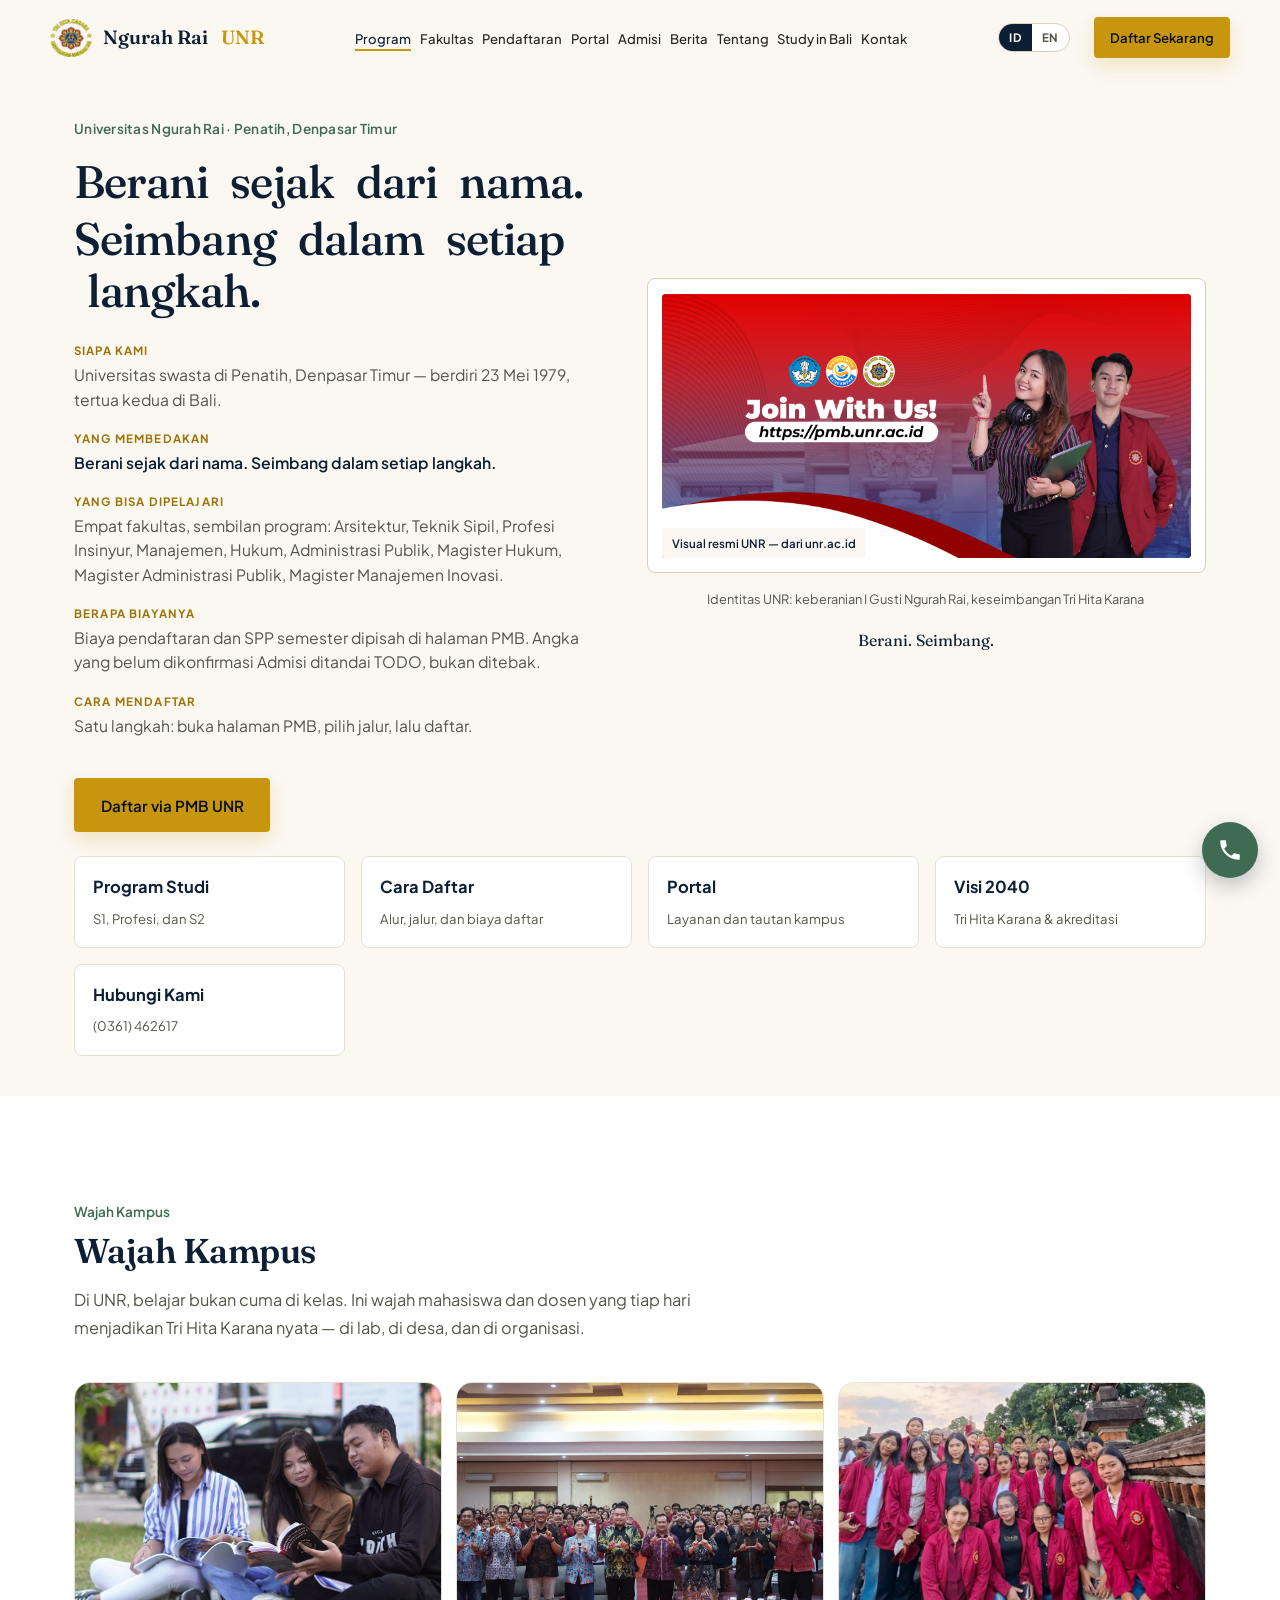
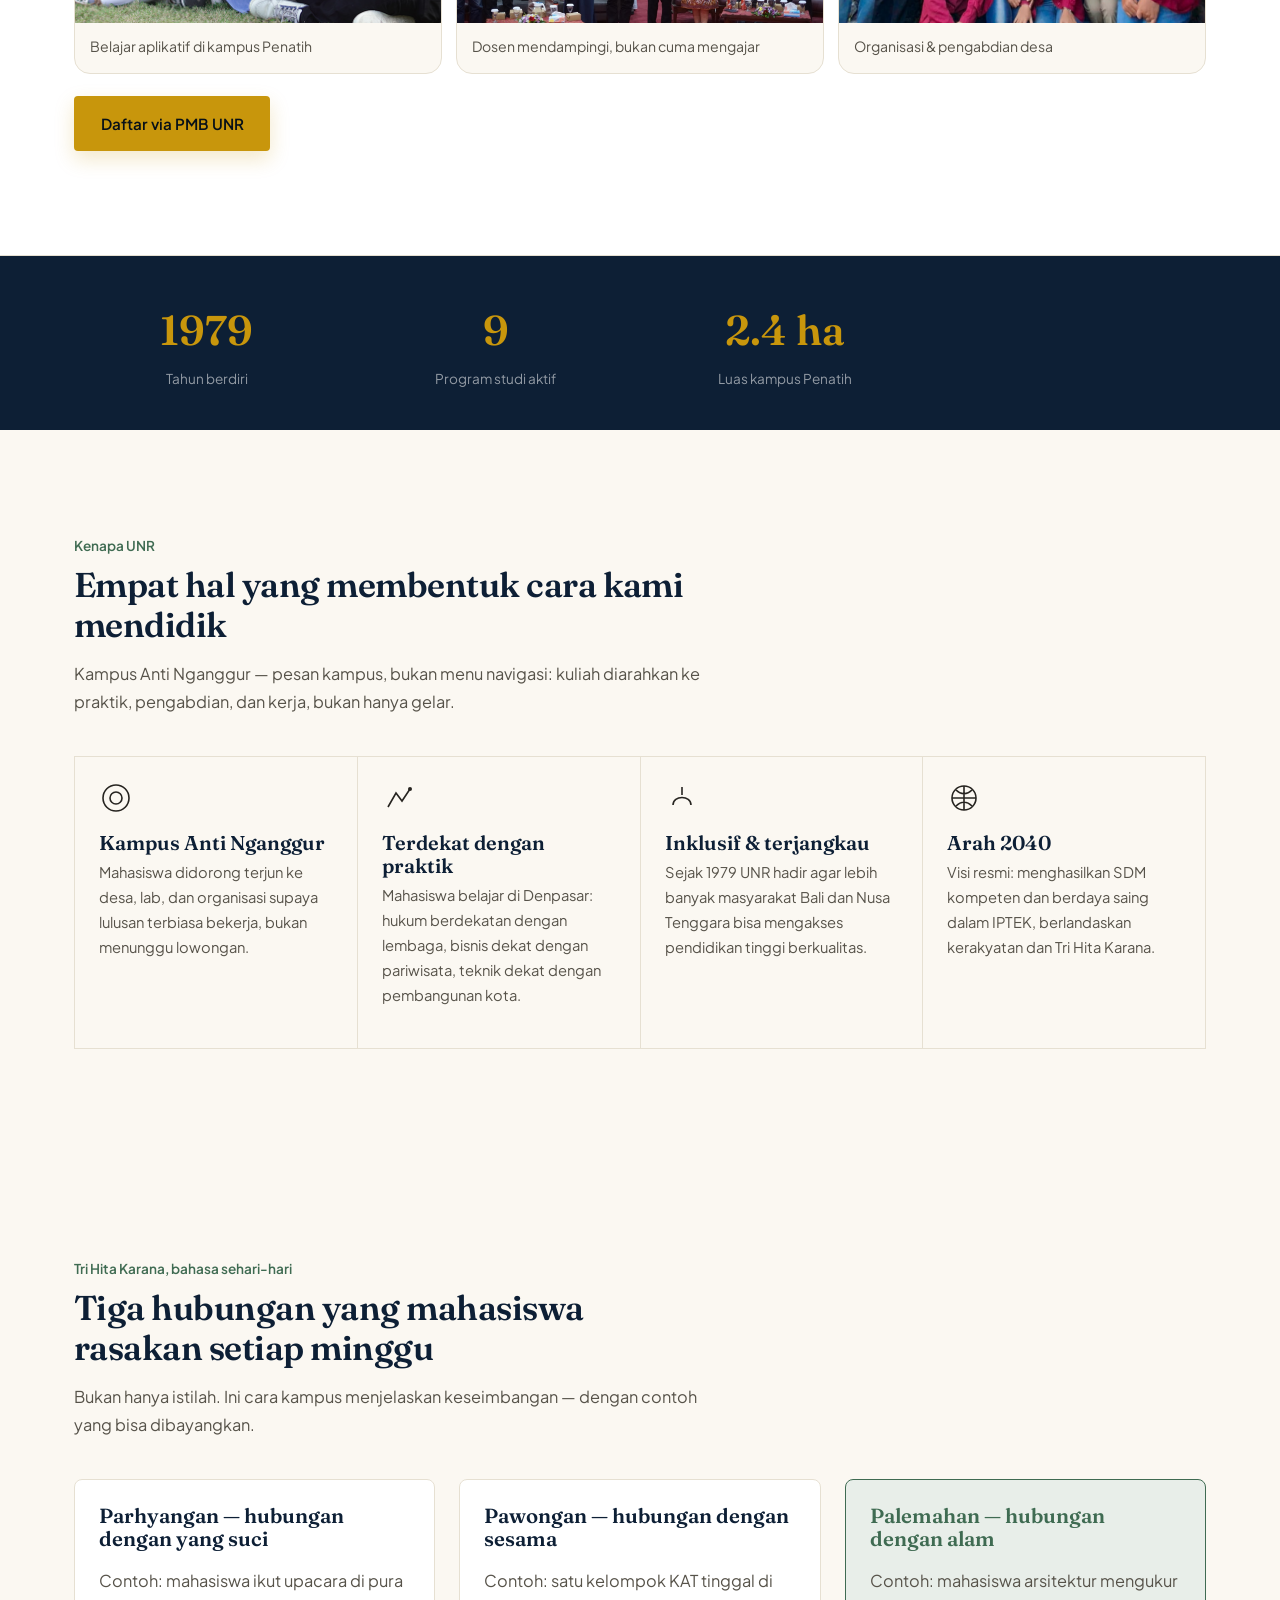
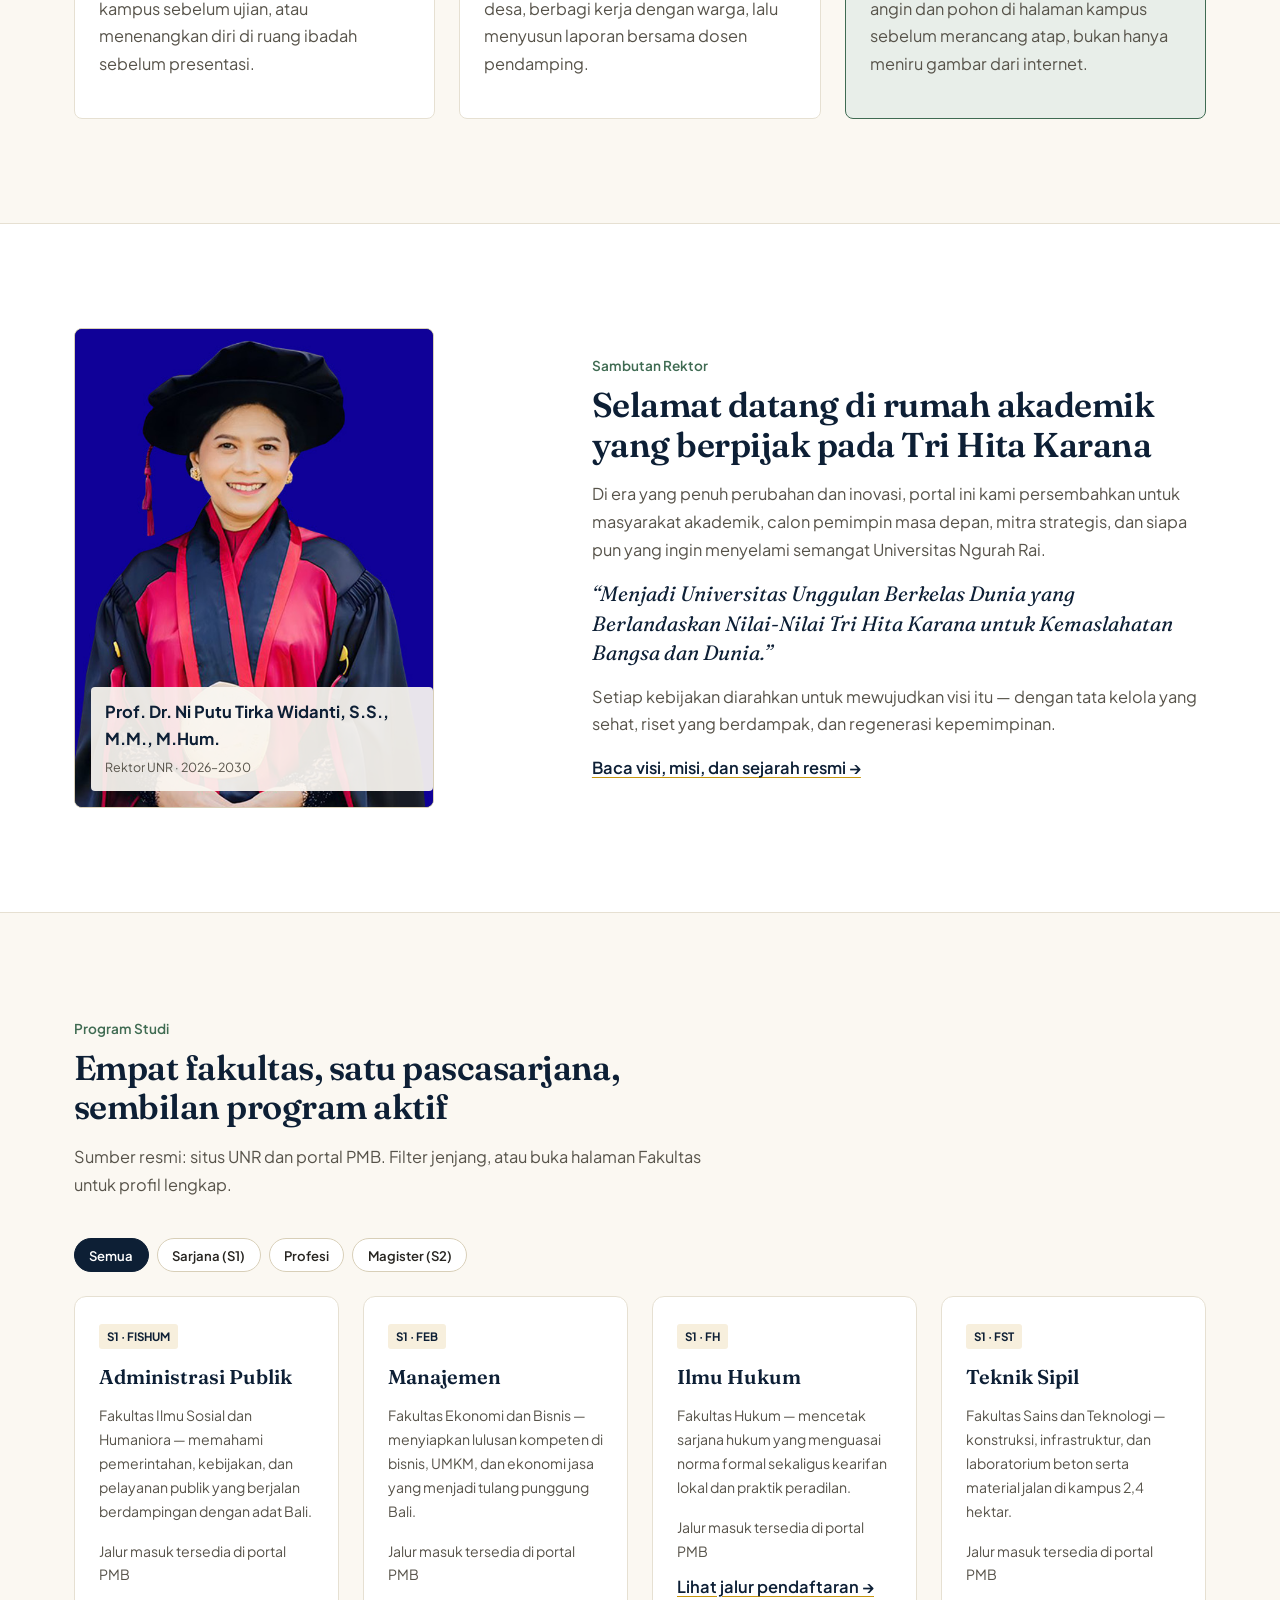
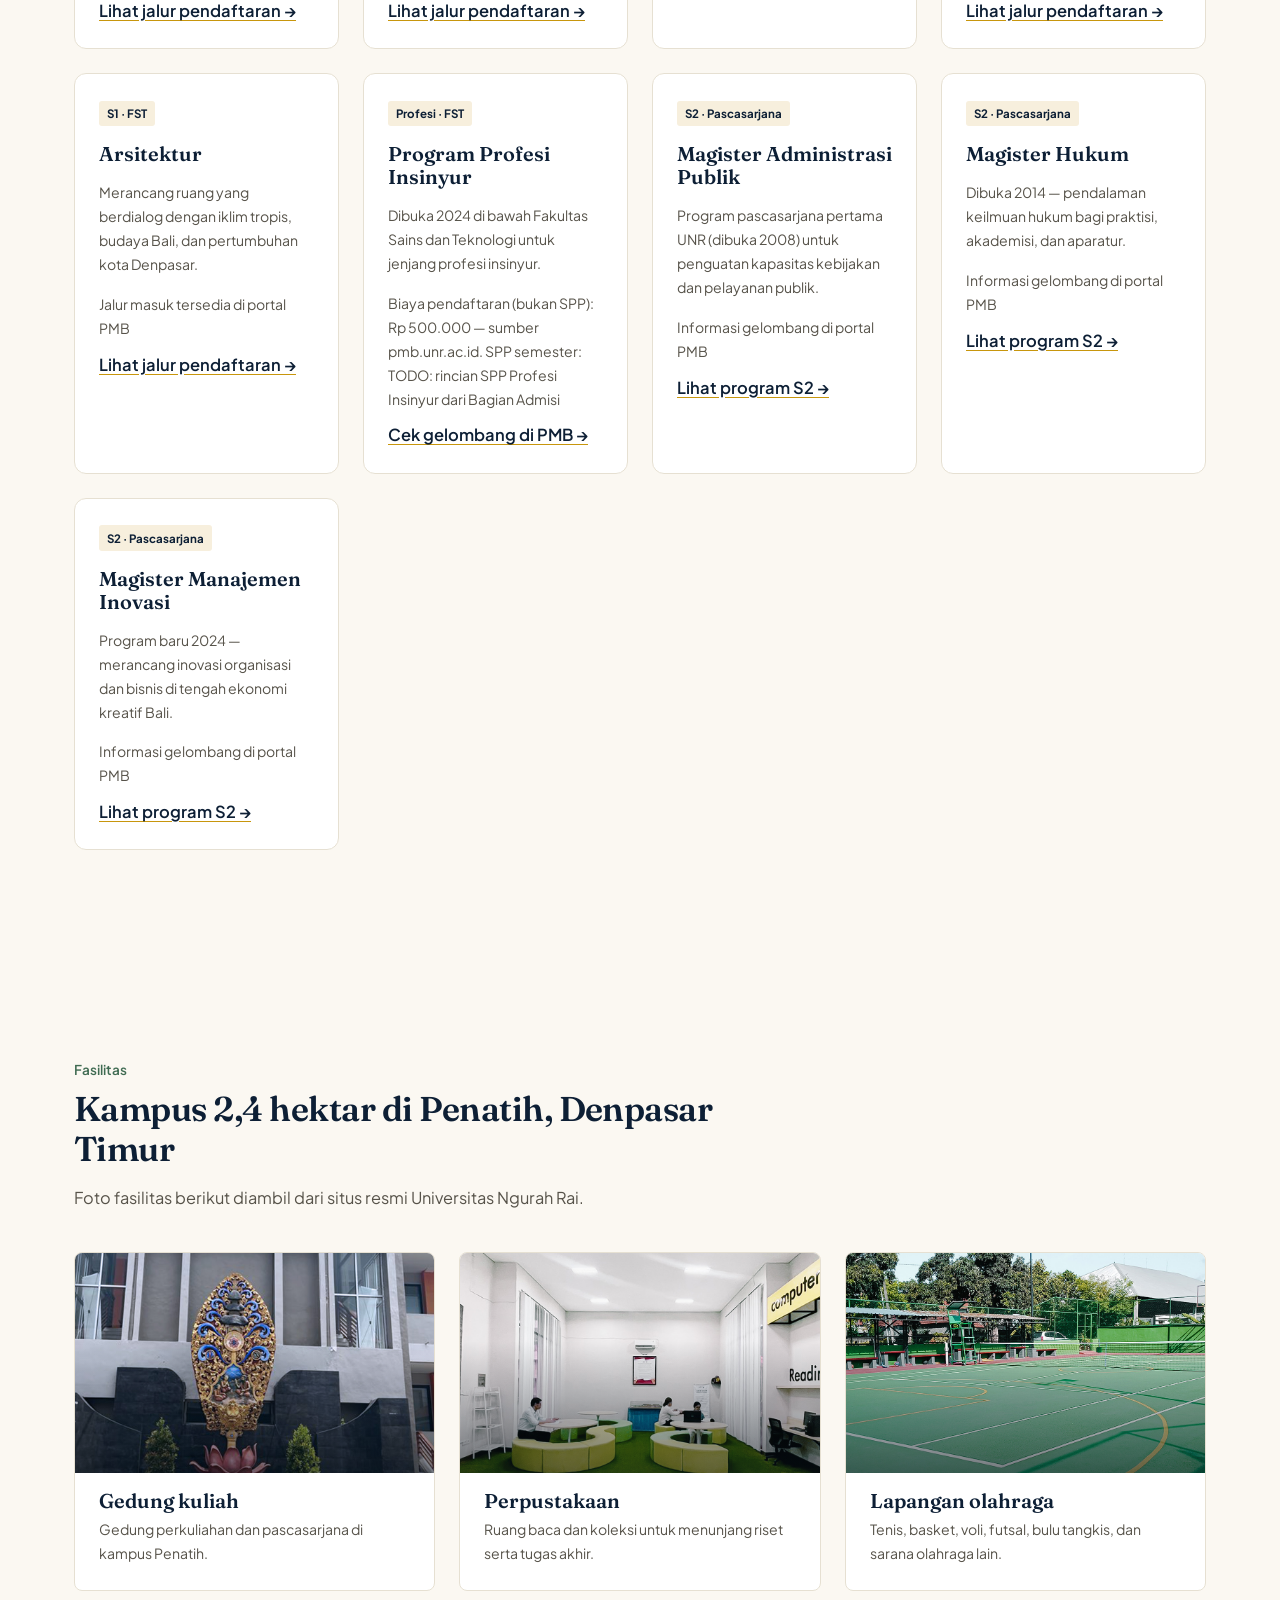
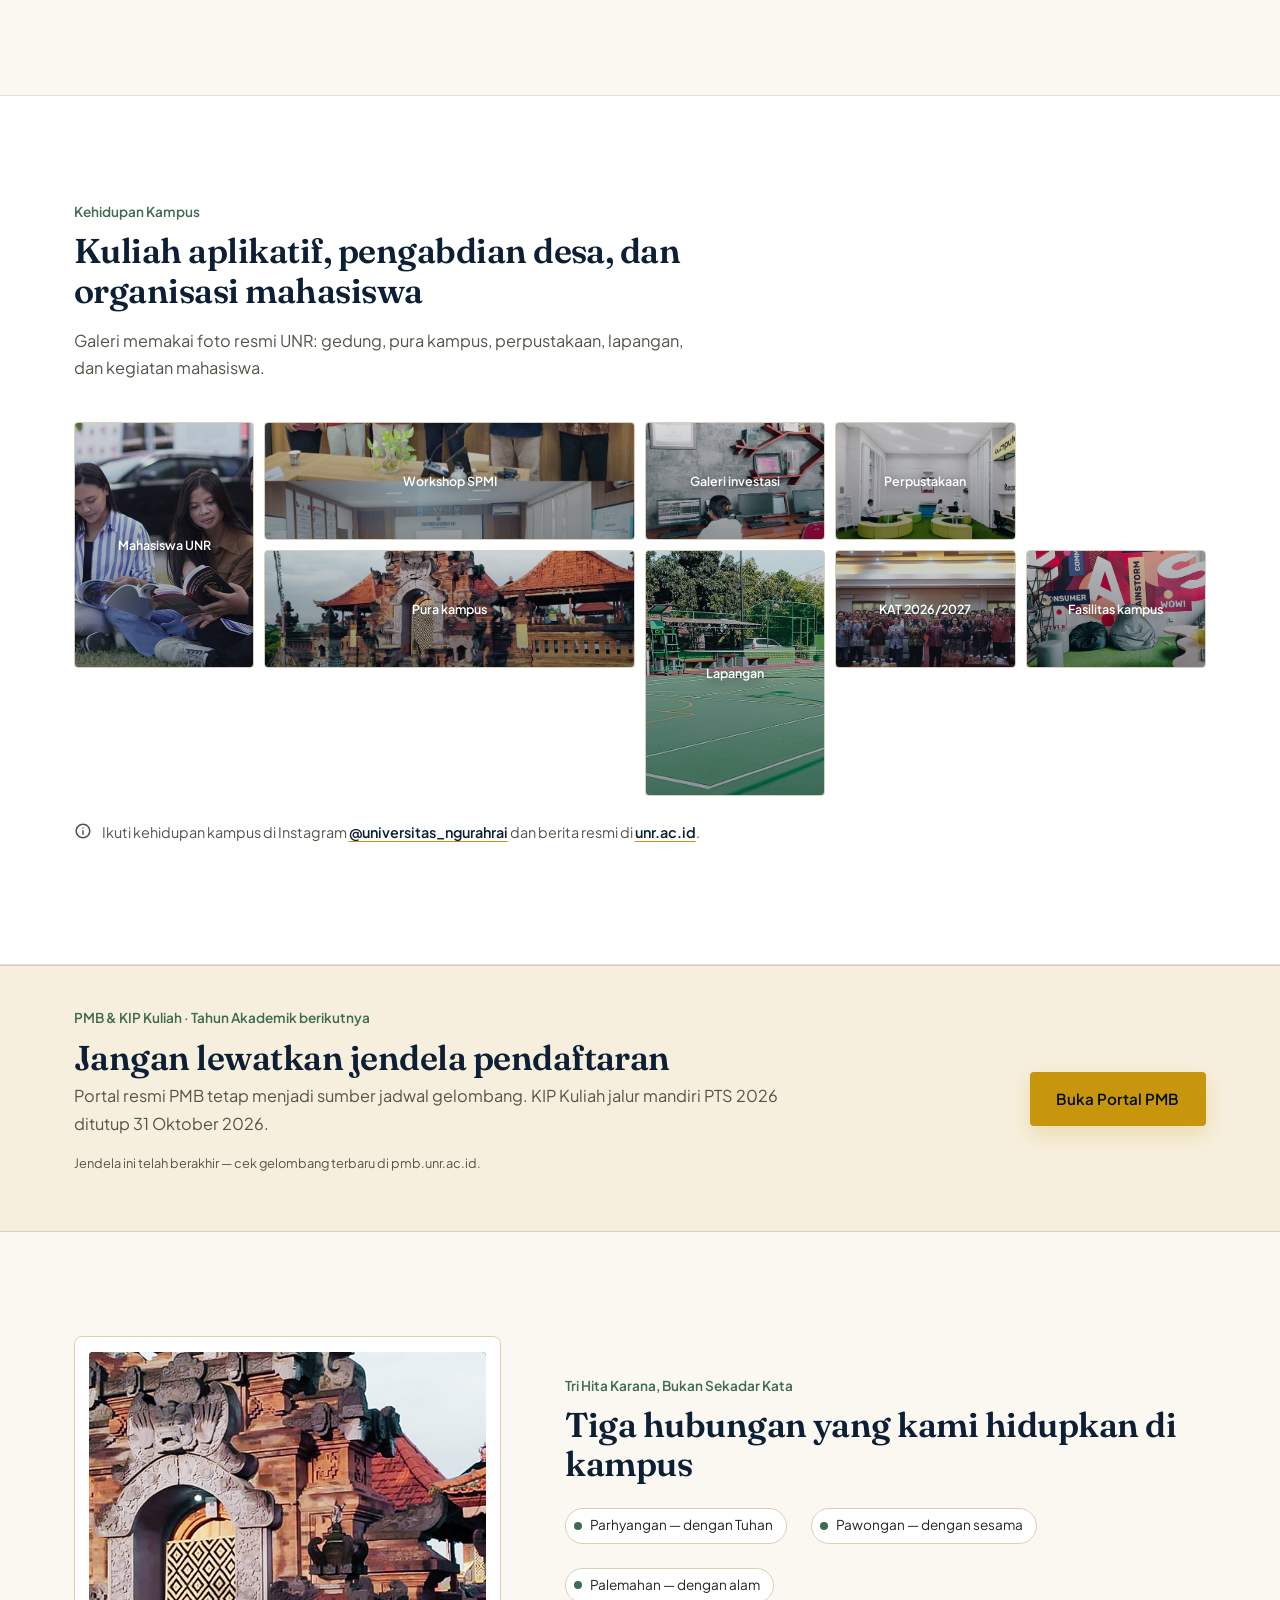
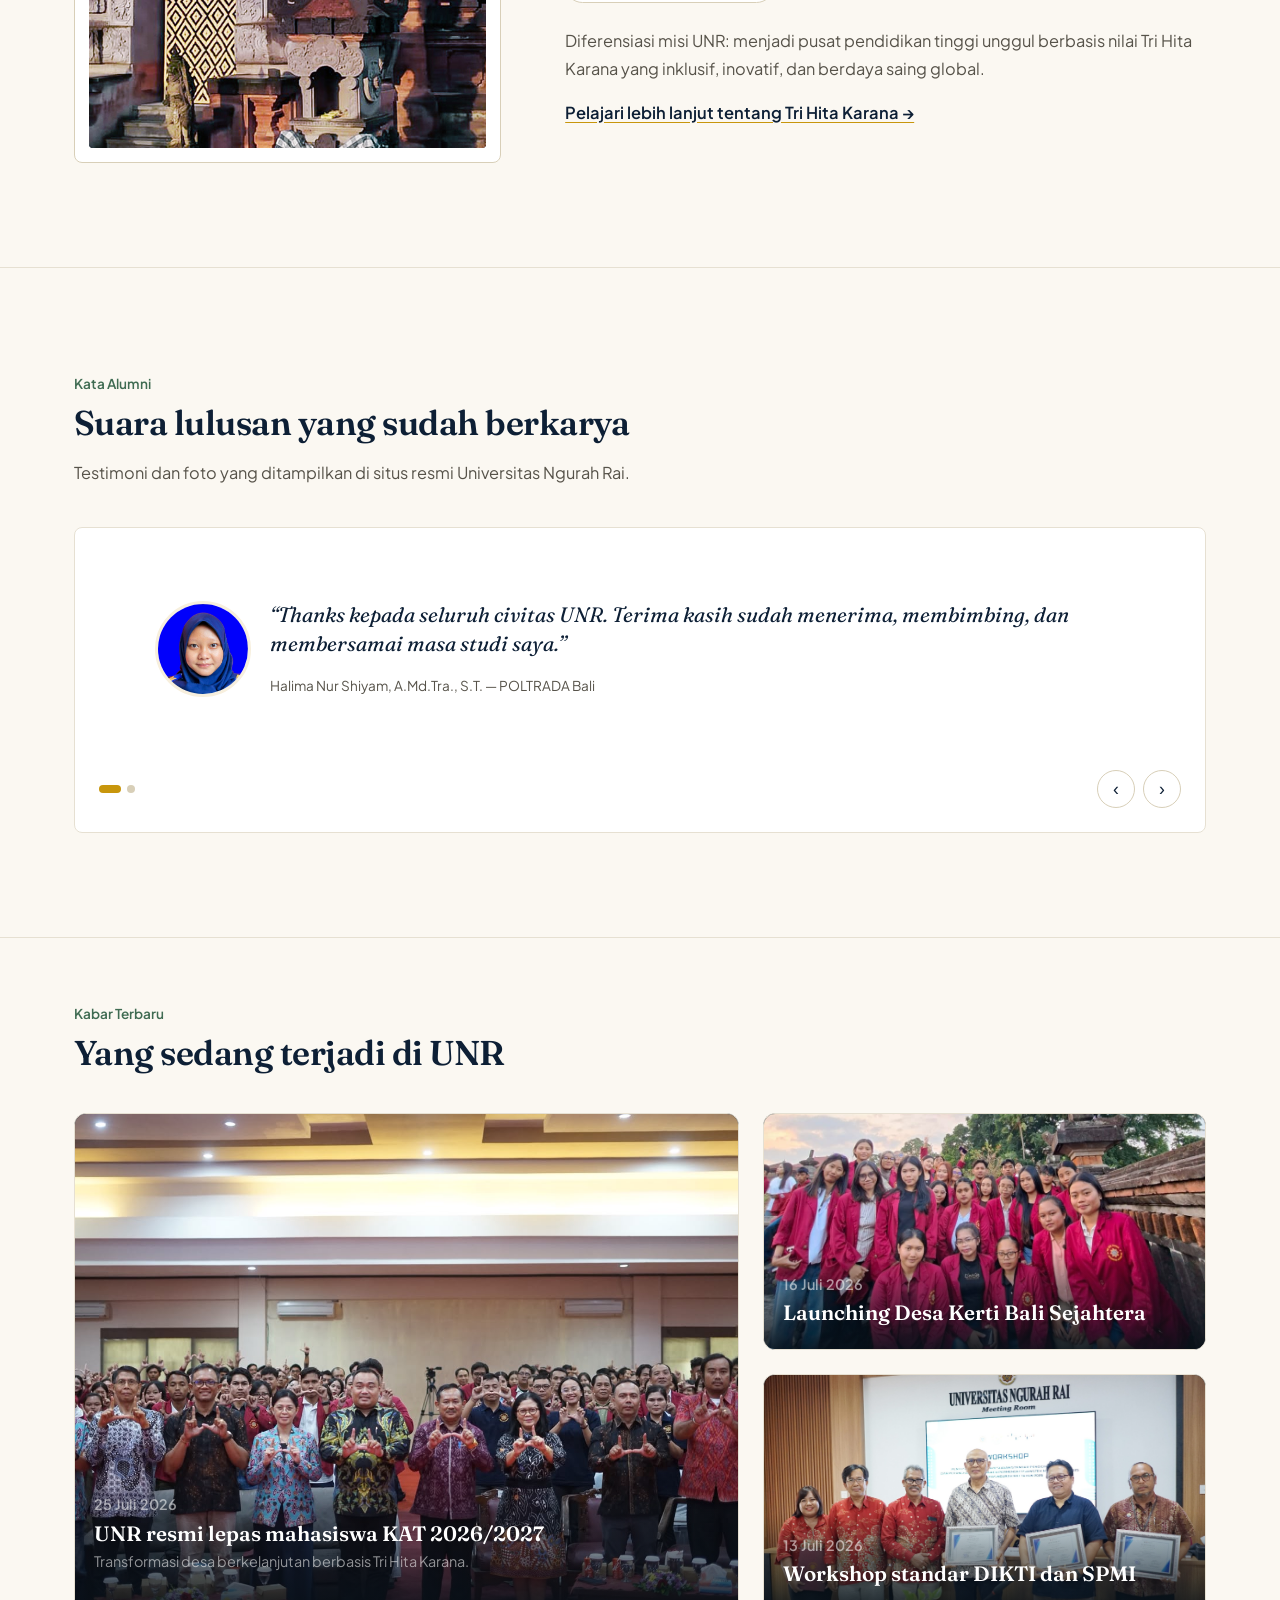
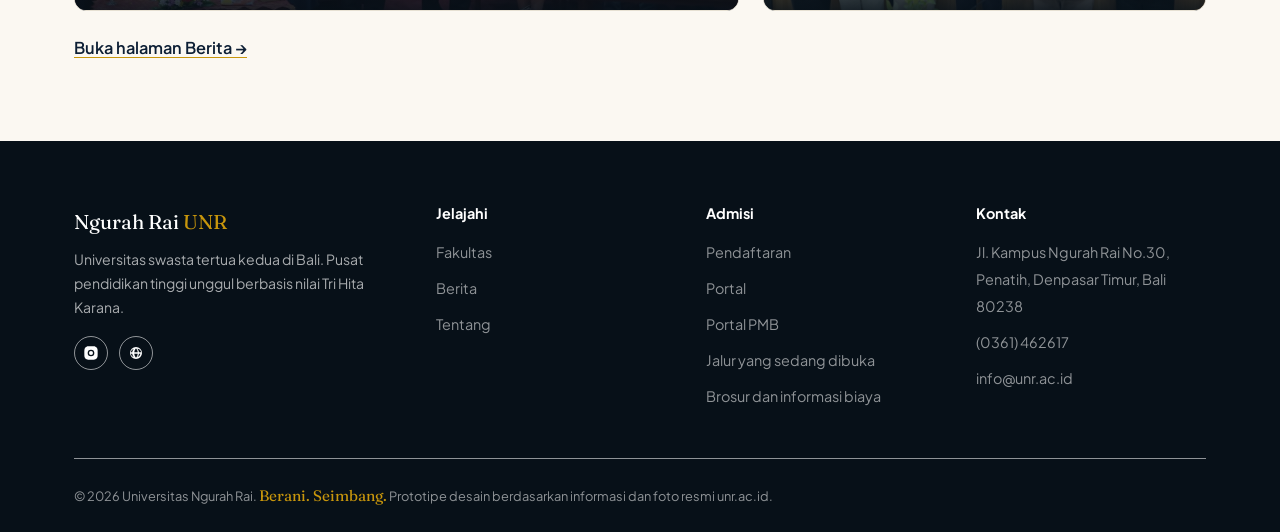
<file: index.html>
<!DOCTYPE html>
<html lang="id" translate="no" class="notranslate">
<head>
<meta charset="UTF-8">
<meta name="viewport" content="width=device-width, initial-scale=1.0">
<meta name="robots" content="index, follow">
<meta name="google" content="notranslate">
<title>UNR Denpasar — Berani sejak dari nama. Seimbang dalam setiap langkah.</title>
<meta name="description" content="Kampus swasta tertua kedua di Bali, berdiri 23 Mei 1979 di Denpasar. Empat fakultas, sembilan program studi, berlandaskan Tri Hita Karana.">
<link rel="canonical" href="/index.html">
<meta property="og:title" content="UNR Denpasar — Berani sejak dari nama. Seimbang dalam setiap langkah.">
<meta property="og:description" content="Kampus swasta tertua kedua di Bali, berdiri 23 Mei 1979 di Denpasar. Empat fakultas, sembilan program studi, berlandaskan Tri Hita Karana.">
<meta property="og:image" content="/assets/img/hero.jpg">
<meta property="og:url" content="/index.html">
<meta property="og:type" content="website">
<meta property="og:locale" content="id_ID">
<meta name="twitter:card" content="summary_large_image">
<link rel="preconnect" href="https://fonts.googleapis.com">
<link rel="preconnect" href="https://fonts.gstatic.com" crossorigin>
<link href="https://fonts.googleapis.com/css2?family=Fraunces:ital,opsz,wght@0,9..144,400;0,9..144,500;0,9..144,600;1,9..144,500&family=Plus+Jakarta+Sans:wght@400;500;600;700&display=swap" rel="stylesheet">
<link rel="icon" href="/favicon.ico" sizes="any">
<link rel="icon" type="image/png" sizes="32x32" href="/assets/img/favicon-32.png">
<link rel="icon" type="image/png" sizes="192x192" href="/assets/img/favicon-192.png">
<link rel="apple-touch-icon" href="/apple-touch-icon.png">
<link rel="stylesheet" href="assets/style.css">
</head>
<body data-page="home">
<a class="skip-link" href="#main" data-i18n="skip">Langsung ke konten</a>
<div class="nav-overlay" aria-hidden="true"></div>

<header class="site-header notranslate" translate="no">
  <div class="container nav-row">
    <a href="index.html" class="brand">
      <img src="assets/img/logo.png" alt="UNR" class="brand-logo">
      <span class="wordmark">Ngurah&nbsp;Rai <span>UNR</span></span>
    </a>
    <nav aria-label="Navigasi utama">
      <ul class="nav-links">
        <li><a href="index.html#program" class="active" data-i18n="nav.program">Program</a></li>
        <li><a href="fakultas.html" data-i18n="nav.fakultas">Fakultas</a></li>
        <li><a href="pendaftaran.html" data-i18n="nav.daftar">Pendaftaran</a></li>
        <li><a href="portal.html" data-i18n="nav.portal">Portal</a></li>
        <li><a href="pmb.html" data-i18n="nav.admisi">Admisi</a></li>
        <li><a href="berita.html" data-i18n="nav.berita">Berita</a></li>
        <li><a href="tentang.html" data-i18n="nav.tentang">Tentang</a></li>
          <li><a href="study-in-bali.html">Study in Bali</a></li>
        <li><a href="kontak.html" data-i18n="nav.kontak">Kontak</a></li>
      </ul>
    </nav>
    <div class="nav-cta">
      <div class="lang-switch" role="group" aria-label="Language">
        <button type="button" data-lang="id" class="active">ID</button>
        <button type="button" data-lang="en">EN</button>
      </div>
      <a href="pmb.html" class="btn btn-primary" data-i18n="cta.apply">Daftar Sekarang</a>
      <button class="nav-toggle" aria-label="Buka menu" aria-expanded="false" data-i18n-aria="cta.menu">
        <svg viewBox="0 0 24 24" fill="none" stroke="currentColor" stroke-width="2.2"><path d="M3 6h18M3 12h18M3 18h18"/></svg>
      </button>
    </div>
  </div>
</header>

<main id="main">

  <section class="hero">
    <div class="container hero-grid">
      <div>
      <div data-reveal>
        <p class="hero-eyebrow" data-i18n="hero.eyebrow">Universitas Ngurah Rai · Penatih, Denpasar Timur</p>
        <h1 data-hero-title>
          <span class="hero-title-line">
            <span class="hero-word">Berani</span> <span class="hero-word">sejak</span>
            <span class="hero-word">dari</span> <span class="hero-word">nama.</span>
          </span>
          <span class="hero-title-line">
            <span class="hero-word">Seimbang</span> <span class="hero-word">dalam</span>
            <span class="hero-word">setiap</span> <span class="hero-word">langkah.</span>
          </span>
        </h1>
        <dl class="hero-answers">
          <div>
            <dt>Siapa kami</dt>
            <dd>Universitas swasta di Penatih, Denpasar Timur — berdiri 23 Mei 1979, tertua kedua di Bali.</dd>
          </div>
          <div>
            <dt>Yang membedakan</dt>
            <dd class="position-line">Berani sejak dari nama. Seimbang dalam setiap langkah.</dd>
          </div>
          <div>
            <dt>Yang bisa dipelajari</dt>
            <dd>Empat fakultas, sembilan program: Arsitektur, Teknik Sipil, Profesi Insinyur, Manajemen, Hukum, Administrasi Publik, Magister Hukum, Magister Administrasi Publik, Magister Manajemen Inovasi.</dd>
          </div>
          <div>
            <dt>Berapa biayanya</dt>
            <dd>Biaya pendaftaran dan SPP semester dipisah di halaman PMB. Angka yang belum dikonfirmasi Admisi ditandai TODO, bukan ditebak.</dd>
          </div>
          <div>
            <dt>Cara mendaftar</dt>
            <dd>Satu langkah: buka halaman PMB, pilih jalur, lalu daftar.</dd>
          </div>
        </dl>
        <div class="hero-actions">
          <a href="pmb.html" class="btn btn-primary" data-i18n="cta.pmb">Daftar via PMB UNR</a>
        </div>
      </div>
      </div>

      <div class="hero-visual" data-reveal="right">
        <div class="motif-frame">
          <div class="photo-placeholder">
            <span class="hero-shine" aria-hidden="true"></span>
            <img src="assets/img/hero.jpg" alt="Visual penerimaan mahasiswa Universitas Ngurah Rai" width="1600" height="800" data-lightbox="assets/img/hero.jpg" loading="lazy">
            <span class="placeholder-tag" data-i18n="hero.tag">Visual resmi UNR — dari unr.ac.id</span>
          </div>
        </div>
        <p class="motif-caption" data-i18n="hero.caption">Identitas UNR: keberanian I Gusti Ngurah Rai, keseimbangan Tri Hita Karana</p>
        <p class="hero-outro" data-i18n="hero.outro">Berani. Seimbang.</p>
      </div>
    </div>
    <div class="container">
      <div class="quick-links" data-reveal>
        <a class="quick-link" href="#program"><strong data-i18n="q.p">Program Studi</strong><span data-i18n="q.psub">S1, Profesi, dan S2</span></a>
        <a class="quick-link" href="pendaftaran.html"><strong data-i18n="q.d">Cara Daftar</strong><span data-i18n="q.dsub">Alur, jalur, dan biaya daftar</span></a>
        <a class="quick-link" href="portal.html"><strong data-i18n="q.portal">Portal</strong><span data-i18n="q.portalSub">Layanan dan tautan kampus</span></a>
        <a class="quick-link" href="tentang.html"><strong data-i18n="q.v">Visi 2040</strong><span data-i18n="q.vsub">Tri Hita Karana &amp; akreditasi</span></a>
        <a class="quick-link" href="kontak.html"><strong data-i18n="q.c">Hubungi Kami</strong><span data-i18n="q.csub">(0361) 462617</span></a>
      </div>
    </div>
  </section>

  <section id="wajah-kampus" class="wajah-kampus faces-section">
    <div class="container">
      <div class="section-head" data-reveal>
        <p class="kicker" data-i18n="faces.k">Wajah Kampus</p>
        <h2 data-i18n="faces.t">Wajah Kampus</h2>
        <p data-i18n="faces.p">Di UNR, belajar bukan cuma di kelas. Ini wajah mahasiswa dan dosen yang tiap hari menjadikan Tri Hita Karana nyata — di lab, di desa, dan di organisasi.</p>
      </div>
      <div class="wajah-grid faces-grid">
        <figure class="faces-card" data-reveal>
          <!-- Replace with official campus photo: mahasiswa praktik laboratorium -->
          <img src="assets/img/mahasiswa.png" alt="Mahasiswa UNR sedang praktik di laboratorium" width="960" height="720" loading="lazy">
          <figcaption data-i18n="faces.c1">Belajar aplikatif di kampus Penatih</figcaption>
        </figure>
        <figure class="faces-card" data-reveal data-reveal-delay="60">
          <img src="assets/img/berita-kat.jpg" alt="Mahasiswa dan dosen UNR di kegiatan kampus Penatih" width="800" height="600" loading="lazy">
          <figcaption data-i18n="faces.c2">Dosen mendampingi, bukan cuma mengajar</figcaption>
        </figure>
        <figure class="faces-card" data-reveal data-reveal-delay="120">
          <!-- Replace with official campus photo: mahasiswa organisasi dan pengabdian desa -->
          <img src="assets/img/berita-desa.jpg" alt="Mahasiswa UNR dalam kegiatan organisasi kampus" width="800" height="600" loading="lazy">
          <figcaption data-i18n="faces.c3">Organisasi &amp; pengabdian desa</figcaption>
        </figure>
      </div>
      <div class="faces-cta" data-reveal>
        <a href="pmb.html" class="btn btn-primary cta" data-i18n="cta.pmb">Daftar via PMB UNR</a>
      </div>
    </div>
  </section>

  <section class="stat-strip section-tight">
    <div class="container stat-grid">
      <div>
        <span class="stat-number">1979</span>
        <div class="stat-label" data-i18n="stat.y">Tahun berdiri</div>
      </div>
      <div>
        <span class="stat-number">9</span>
        <div class="stat-label" data-i18n="stat.p">Program studi aktif</div>
      </div>
      <div>
        <span class="stat-number">2.4 ha</span>
        <div class="stat-label" data-i18n="stat.a">Luas kampus Penatih</div>
      </div>
      <div data-accreditation hidden>
        <span class="stat-number" data-acc-grade></span>
        <div class="stat-label" data-acc-meta></div>
      </div>
    </div>
  </section>

  <section>
    <div class="container">
      <div class="section-head" data-reveal>
        <p class="kicker" data-i18n="why.k">Kenapa Pilih UNR</p>
        <h2 data-i18n="why.t">Empat alasan memilih belajar di Penatih</h2>
        <p class="why-value">Kampus Anti Nganggur — pesan kampus, bukan menu navigasi: kuliah diarahkan ke praktik, pengabdian, dan kerja, bukan hanya gelar.</p>
      </div>
      <div class="feature-grid">
        <div class="feature-item" data-reveal data-reveal-delay="0">
          <svg class="feature-mark" viewBox="0 0 34 34" fill="none" stroke="currentColor" stroke-width="1.6">
            <circle cx="17" cy="17" r="6"/><circle cx="17" cy="17" r="13"/>
          </svg>
          <h3>Kampus Anti Nganggur</h3>
          <p>Mahasiswa didorong terjun ke desa, lab, dan organisasi supaya lulusan terbiasa bekerja, bukan menunggu lowongan.</p>
        </div>
        <div class="feature-item" data-reveal data-reveal-delay="80">
          <svg class="feature-mark" viewBox="0 0 34 34" fill="none" stroke="currentColor" stroke-width="1.6">
            <path d="M6 26 L14 12 L20 20 L28 8"/><circle cx="28" cy="8" r="2" fill="currentColor" stroke="none"/>
          </svg>
          <h3 data-i18n="why.h2">Terdekat dengan praktik</h3>
          <p data-i18n="why.p2">Mahasiswa belajar di Denpasar: hukum berdekatan dengan lembaga, bisnis dekat dengan pariwisata, teknik dekat dengan pembangunan kota.</p>
        </div>
        <div class="feature-item" data-reveal data-reveal-delay="160">
          <svg class="feature-mark" viewBox="0 0 34 34" fill="none" stroke="currentColor" stroke-width="1.6">
            <path d="M8 24 C8 14 26 14 26 24" /><path d="M17 6 V14"/>
          </svg>
          <h3 data-i18n="why.h3">Inklusif &amp; terjangkau</h3>
          <p data-i18n="why.p3">Sejak 1979 UNR hadir agar lebih banyak masyarakat Bali dan Nusa Tenggara bisa mengakses pendidikan tinggi berkualitas.</p>
        </div>
        <div class="feature-item" data-reveal data-reveal-delay="240">
          <svg class="feature-mark" viewBox="0 0 34 34" fill="none" stroke="currentColor" stroke-width="1.6">
            <circle cx="17" cy="17" r="12"/><path d="M5 17 H29 M17 5 V29 M9 9 C14 14 20 14 25 9 M9 25 C14 20 20 20 25 25"/>
          </svg>
          <h3 data-i18n="why.h4">Arah 2040</h3>
          <p data-i18n="why.p4">Visi resmi: menghasilkan SDM kompeten dan berdaya saing dalam IPTEK, berlandaskan kerakyatan dan Tri Hita Karana.</p>
        </div>
      </div>
    </div>
  </section>

  <section id="tri-hita-karana">
    <div class="container">
      <div class="section-head" data-reveal>
        <p class="kicker">Tri Hita Karana, bahasa sehari-hari</p>
        <h2>Tiga hubungan yang mahasiswa rasakan setiap minggu</h2>
        <p>Bukan hanya istilah. Ini cara kampus menjelaskan keseimbangan — dengan contoh yang bisa dibayangkan.</p>
      </div>
      <div class="thk-grid">
        <article class="thk-card" data-reveal>
          <h3>Parhyangan — hubungan dengan yang suci</h3>
          <p>Contoh: mahasiswa ikut upacara di pura kampus sebelum ujian, atau menenangkan diri di ruang ibadah sebelum presentasi.</p>
        </article>
        <article class="thk-card" data-reveal>
          <h3>Pawongan — hubungan dengan sesama</h3>
          <p>Contoh: satu kelompok KAT tinggal di desa, berbagi kerja dengan warga, lalu menyusun laporan bersama dosen pendamping.</p>
        </article>
        <article class="thk-card palemahan" data-reveal>
          <h3>Palemahan — hubungan dengan alam</h3>
          <p>Contoh: mahasiswa arsitektur mengukur angin dan pohon di halaman kampus sebelum merancang atap, bukan hanya meniru gambar dari internet.</p>
        </article>
      </div>
    </div>
  </section>

  <section id="sambutan" style="background:var(--paper); border-top:1px solid var(--line); border-bottom:1px solid var(--line);">
    <div class="container rector-block">
      <div class="rector-portrait" data-reveal="left">
        <img src="assets/img/rektor.png" alt="Rektor Universitas Ngurah Rai Prof. Dr. Ni Putu Tirka Widanti" width="640" height="800" loading="lazy">
        <div class="badge">
          <strong>Prof. Dr. Ni Putu Tirka Widanti, S.S., M.M., M.Hum.</strong>
          <span data-i18n="rector.role">Rektor UNR · 2026–2030</span>
        </div>
      </div>
      <div data-reveal="right">
        <p class="kicker" data-i18n="rector.k">Sambutan Rektor</p>
        <h2 data-i18n="rector.t">Selamat datang di rumah akademik yang berpijak pada Tri Hita Karana</h2>
        <p data-i18n="rector.p1">
          Di era yang penuh perubahan dan inovasi, portal ini kami persembahkan untuk
          masyarakat akademik, calon pemimpin masa depan, mitra strategis, dan siapa pun
          yang ingin menyelami semangat Universitas Ngurah Rai.
        </p>
        <p class="story-quote" data-i18n="rector.q">
          “Menjadi Universitas Unggulan Berkelas Dunia yang Berlandaskan Nilai-Nilai
          Tri Hita Karana untuk Kemaslahatan Bangsa dan Dunia.”
        </p>
        <p data-i18n="rector.p2">
          Setiap kebijakan diarahkan untuk mewujudkan visi itu — dengan tata kelola yang
          sehat, riset yang berdampak, dan regenerasi kepemimpinan.
        </p>
        <a href="tentang.html" class="text-link" data-i18n="rector.link">Baca visi, misi, dan sejarah resmi →</a>
      </div>
    </div>
  </section>

  <section id="program">
    <div class="container">
      <div class="section-head" data-reveal>
        <p class="kicker" data-i18n="prog.k">Program Studi</p>
        <h2 data-i18n="prog.t">Empat fakultas, satu pascasarjana, sembilan program aktif</h2>
        <p data-i18n="prog.p">Sumber resmi: situs UNR dan portal PMB. Filter jenjang, atau buka halaman Fakultas untuk profil lengkap.</p>
      </div>
      <div class="filter-row" role="group" aria-label="Filter jenjang program">
        <button class="filter-chip active" data-filter="all" aria-pressed="true" data-i18n="prog.all">Semua</button>
        <button class="filter-chip" data-filter="s1" aria-pressed="false" data-i18n="prog.s1">Sarjana (S1)</button>
        <button class="filter-chip" data-filter="prof" aria-pressed="false" data-i18n="prog.prof">Profesi</button>
        <button class="filter-chip" data-filter="s2" aria-pressed="false" data-i18n="prog.s2">Magister (S2)</button>
      </div>
      <div class="program-grid">
        <article class="program-card" data-program="s1" data-reveal>
          <span class="program-tag">S1 · FISHUM</span>
          <h3 data-i18n="prog.ap">Administrasi Publik</h3>
          <p data-i18n="prog.apP">Fakultas Ilmu Sosial dan Humaniora — memahami pemerintahan, kebijakan, dan pelayanan publik yang berjalan berdampingan dengan adat Bali.</p>
          <p class="program-fee" data-i18n="prog.fee">Jalur masuk tersedia di portal PMB</p>
          <a href="pmb.html#program-pmb" class="text-link" data-i18n="prog.more">Lihat jalur pendaftaran →</a>
        </article>
        <article class="program-card" data-program="s1" data-reveal data-reveal-delay="60">
          <span class="program-tag">S1 · FEB</span>
          <h3 data-i18n="prog.mn">Manajemen</h3>
          <p data-i18n="prog.mnP">Fakultas Ekonomi dan Bisnis — menyiapkan lulusan kompeten di bisnis, UMKM, dan ekonomi jasa yang menjadi tulang punggung Bali.</p>
          <p class="program-fee" data-i18n="prog.fee">Jalur masuk tersedia di portal PMB</p>
          <a href="pmb.html#program-pmb" class="text-link" data-i18n="prog.more">Lihat jalur pendaftaran →</a>
        </article>
        <article class="program-card" data-program="s1" data-reveal data-reveal-delay="120">
          <span class="program-tag">S1 · FH</span>
          <h3 data-i18n="prog.ih">Hukum</h3>
          <p data-i18n="prog.ihP">Fakultas Hukum — mencetak sarjana hukum yang menguasai norma formal sekaligus kearifan lokal dan praktik peradilan.</p>
          <p class="program-fee" data-i18n="prog.fee">Jalur masuk tersedia di portal PMB</p>
          <a href="pmb.html#program-pmb" class="text-link" data-i18n="prog.more">Lihat jalur pendaftaran →</a>
        </article>
        <article class="program-card" data-program="s1" data-reveal data-reveal-delay="180">
          <span class="program-tag">S1 · FST</span>
          <h3 data-i18n="prog.ts">Teknik Sipil</h3>
          <p data-i18n="prog.tsP">Fakultas Sains dan Teknologi — konstruksi, infrastruktur, dan laboratorium beton serta material jalan di kampus 2,4 hektar.</p>
          <p class="program-fee" data-i18n="prog.fee">Jalur masuk tersedia di portal PMB</p>
          <a href="pmb.html#program-pmb" class="text-link" data-i18n="prog.more">Lihat jalur pendaftaran →</a>
        </article>
        <article class="program-card" data-program="s1" data-reveal>
          <span class="program-tag">S1 · FST</span>
          <h3 data-i18n="prog.ar">Arsitektur</h3>
          <p data-i18n="prog.arP">Merancang ruang yang berdialog dengan iklim tropis, budaya Bali, dan pertumbuhan kota Denpasar.</p>
          <p class="program-fee" data-i18n="prog.fee">Jalur masuk tersedia di portal PMB</p>
          <a href="pmb.html#program-pmb" class="text-link" data-i18n="prog.more">Lihat jalur pendaftaran →</a>
        </article>
        <article class="program-card" data-program="prof" data-reveal data-reveal-delay="60">
          <span class="program-tag">Profesi · FST</span>
          <h3 data-i18n="prog.ppi">Profesi Insinyur</h3>
          <p data-i18n="prog.ppiP">Dibuka 2024 di bawah Fakultas Sains dan Teknologi untuk jenjang profesi insinyur.</p>
          <p class="program-fee">Biaya pendaftaran (bukan SPP): Rp 500.000 — sumber pmb.unr.ac.id. SPP semester: TODO: rincian SPP Profesi Insinyur dari Bagian Admisi</p>
          <a href="pmb.html#program-pmb" class="text-link" data-i18n="prog.ppiMore">Cek gelombang di PMB →</a>
        </article>
        <article class="program-card" data-program="s2" data-reveal data-reveal-delay="120">
          <span class="program-tag">S2 · Pascasarjana</span>
          <h3 data-i18n="prog.map">Magister Administrasi Publik</h3>
          <p data-i18n="prog.mapP">Program pascasarjana pertama UNR (dibuka 2008) untuk penguatan kapasitas kebijakan dan pelayanan publik.</p>
          <p class="program-fee" data-i18n="prog.fee2">Informasi gelombang di portal PMB</p>
          <a href="pmb.html#program-pmb" class="text-link" data-i18n="prog.s2more">Lihat program S2 →</a>
        </article>
        <article class="program-card" data-program="s2" data-reveal data-reveal-delay="180">
          <span class="program-tag">S2 · Pascasarjana</span>
          <h3 data-i18n="prog.mh">Magister Hukum</h3>
          <p data-i18n="prog.mhP">Dibuka 2014 — pendalaman keilmuan hukum bagi praktisi, akademisi, dan aparatur.</p>
          <p class="program-fee" data-i18n="prog.fee2">Informasi gelombang di portal PMB</p>
          <a href="pmb.html#program-pmb" class="text-link" data-i18n="prog.s2more">Lihat program S2 →</a>
        </article>
        <article class="program-card" data-program="s2" data-reveal>
          <span class="program-tag">S2 · Pascasarjana</span>
          <h3 data-i18n="prog.mmi">Magister Manajemen Inovasi</h3>
          <p data-i18n="prog.mmiP">Program baru 2024 — merancang inovasi organisasi dan bisnis di tengah ekonomi kreatif Bali.</p>
          <p class="program-fee" data-i18n="prog.fee2">Informasi gelombang di portal PMB</p>
          <a href="pmb.html#program-pmb" class="text-link" data-i18n="prog.s2more">Lihat program S2 →</a>
        </article>
      </div>
    </div>
  </section>

  <section id="fasilitas">
    <div class="container">
      <div class="section-head" data-reveal>
        <p class="kicker" data-i18n="fac.k">Fasilitas</p>
        <h2 data-i18n="fac.t">Kampus 2,4 hektar di Penatih, Denpasar Timur</h2>
        <p data-i18n="fac.p">Foto fasilitas berikut diambil dari situs resmi Universitas Ngurah Rai.</p>
      </div>
      <div class="facility-grid">
        <article class="facility-card" data-reveal>
          <div class="facility-media" data-lightbox="assets/img/gedung.jpg"><img src="assets/img/gedung.jpg" alt="Gedung kuliah UNR" width="800" height="500" loading="lazy"></div>
          <h3 data-i18n="fac.h1">Gedung kuliah</h3>
          <p data-i18n="fac.p1">Gedung perkuliahan dan pascasarjana di kampus Penatih.</p>
        </article>
        <article class="facility-card" data-reveal data-reveal-delay="80">
          <div class="facility-media" data-lightbox="assets/img/perpus.jpg"><img src="assets/img/perpus.jpg" alt="Perpustakaan UNR" width="800" height="500" loading="lazy"></div>
          <h3 data-i18n="fac.h2">Perpustakaan</h3>
          <p data-i18n="fac.p2">Ruang baca dan koleksi untuk menunjang riset serta tugas akhir.</p>
        </article>
        <article class="facility-card" data-reveal data-reveal-delay="160">
          <div class="facility-media" data-lightbox="assets/img/lapangan.jpg"><img src="assets/img/lapangan.jpg" alt="Lapangan olahraga UNR" width="800" height="500" loading="lazy"></div>
          <h3 data-i18n="fac.h3">Lapangan olahraga</h3>
          <p data-i18n="fac.p3">Tenis, basket, voli, futsal, bulu tangkis, dan sarana olahraga lain.</p>
        </article>
      </div>
    </div>
  </section>

  <section id="kehidupan-kampus" style="background:var(--paper); border-top:1px solid var(--line); border-bottom:1px solid var(--line);">
    <div class="container">
      <div class="section-head" data-reveal>
        <p class="kicker" data-i18n="life.k">Kehidupan Kampus</p>
        <h2 data-i18n="life.t">Kuliah aplikatif, pengabdian desa, dan organisasi mahasiswa</h2>
        <p data-i18n="life.p">Galeri memakai foto resmi UNR: gedung, pura kampus, perpustakaan, lapangan, dan kegiatan mahasiswa.</p>
      </div>
      <div class="gallery-grid">
        <div class="gallery-item tall" data-lightbox="assets/img/mahasiswa.png" style="background-image:linear-gradient(180deg,rgba(7,16,24,.15),rgba(7,16,24,.45)),url('assets/img/mahasiswa.png')" data-i18n="life.g1">Mahasiswa UNR</div>
        <div class="gallery-item wide" data-lightbox="assets/img/berita-spmi.jpg" style="background-image:linear-gradient(180deg,rgba(7,16,24,.1),rgba(7,16,24,.45)),url('assets/img/berita-spmi.jpg')" data-i18n="life.g2">Workshop SPMI</div>
        <div class="gallery-item" data-lightbox="assets/img/galeri-investasi.jpg" style="background-image:linear-gradient(180deg,rgba(7,16,24,.15),rgba(7,16,24,.45)),url('assets/img/galeri-investasi.jpg')" data-i18n="life.g3">Galeri investasi</div>
        <div class="gallery-item" data-lightbox="assets/img/perpus.jpg" style="background-image:linear-gradient(180deg,rgba(7,16,24,.15),rgba(7,16,24,.45)),url('assets/img/perpus.jpg')" data-i18n="life.g4">Perpustakaan</div>
        <div class="gallery-item wide" data-lightbox="assets/img/pura.jpg" style="background-image:linear-gradient(180deg,rgba(7,16,24,.12),rgba(7,16,24,.45)),url('assets/img/pura.jpg')" data-i18n="life.g5">Pura kampus</div>
        <div class="gallery-item tall" data-lightbox="assets/img/lapangan.jpg" style="background-image:linear-gradient(180deg,rgba(7,16,24,.15),rgba(7,16,24,.45)),url('assets/img/lapangan.jpg')" data-i18n="life.g6">Lapangan</div>
        <div class="gallery-item" data-lightbox="assets/img/berita-kat.jpg" style="background-image:linear-gradient(180deg,rgba(7,16,24,.15),rgba(7,16,24,.45)),url('assets/img/berita-kat.jpg')" data-i18n="life.g7">KAT 2026/2027</div>
        <div class="gallery-item" data-lightbox="assets/img/fasilitas-2.jpg" style="background-image:linear-gradient(180deg,rgba(7,16,24,.15),rgba(7,16,24,.45)),url('assets/img/fasilitas-2.jpg')" data-i18n="life.g8">Fasilitas kampus</div>
      </div>
      <p class="follow-note">
        <svg width="18" height="18" viewBox="0 0 24 24" fill="currentColor"><path d="M12 2C6.5 2 2 6.5 2 12s4.5 10 10 10 10-4.5 10-10S17.5 2 12 2zm0 2a8 8 0 110 16 8 8 0 010-16zm0 3a1 1 0 100 2 1 1 0 000-2zm-1 4h2v6h-2z"/></svg>
        <span><span data-i18n="life.follow">Ikuti kehidupan kampus di Instagram</span>
        <a class="text-link" href="https://www.instagram.com/universitas_ngurahrai" target="_blank" rel="noopener">@universitas_ngurahrai</a>
        dan berita resmi di <a class="text-link" href="https://unr.ac.id" target="_blank" rel="noopener">unr.ac.id</a>.</span>
      </p>
    </div>
  </section>

  <section class="countdown-banner">
    <div class="container countdown-inner">
      <div class="countdown-copy">
        <p class="kicker" data-i18n="count.k">PMB &amp; KIP Kuliah · Tahun Akademik berikutnya</p>
        <h2 data-i18n="count.t">Jangan lewatkan jendela pendaftaran</h2>
        <p data-i18n="count.p">Portal resmi PMB tetap menjadi sumber jadwal gelombang. KIP Kuliah jalur mandiri PTS 2026 ditutup 31 Oktober 2026.</p>
        <p class="ext-note" data-countdown-ended hidden data-i18n="count.ended">Jendela ini telah berakhir — cek gelombang terbaru di pmb.unr.ac.id.</p>
      </div>
      <div class="countdown-timer" data-target="2026-10-31T23:59:59">
        <div class="timer-unit" data-unit="days"><span class="n">00</span><span class="u">hari</span></div>
        <div class="timer-unit" data-unit="hours"><span class="n">00</span><span class="u">jam</span></div>
        <div class="timer-unit" data-unit="minutes"><span class="n">00</span><span class="u">menit</span></div>
        <div class="timer-unit" data-unit="seconds"><span class="n">00</span><span class="u">detik</span></div>
      </div>
      <a href="pmb.html" class="btn btn-primary" data-i18n="cta.openPmb">Buka Portal PMB</a>
    </div>
  </section>

  <section>
    <div class="container story-grid">
      <div class="motif-frame" data-reveal="left">
        <div class="photo-placeholder" style="aspect-ratio:1/1; padding:0;">
          <img class="photo-real" src="assets/img/pura.jpg" alt="Pura di kampus Universitas Ngurah Rai" data-lightbox="assets/img/pura.jpg" loading="lazy">
        </div>
      </div>
      <div data-reveal="right">
        <p class="kicker" data-i18n="thk.k">Tri Hita Karana, Bukan Sekadar Kata</p>
        <h2 data-i18n="thk.t">Tiga hubungan yang kami hidupkan di kampus</h2>
        <div class="pillar-row">
          <span class="pillar"><span class="dot"></span> <span data-i18n="thk.p1">Parhyangan — dengan Tuhan</span></span>
          <span class="pillar"><span class="dot"></span> <span data-i18n="thk.p2">Pawongan — dengan sesama</span></span>
          <span class="pillar"><span class="dot"></span> <span data-i18n="thk.p3">Palemahan — dengan alam</span></span>
        </div>
        <p data-i18n="thk.p">Diferensiasi misi UNR: menjadi pusat pendidikan tinggi unggul berbasis nilai Tri Hita Karana yang inklusif, inovatif, dan berdaya saing global.</p>
        <a href="tentang.html#tri-hita-karana" class="text-link" data-i18n="thk.link">Pelajari lebih lanjut tentang Tri Hita Karana →</a>
      </div>
    </div>
  </section>

  <section style="border-top:1px solid var(--line);">
    <div class="container">
      <div class="section-head" data-reveal>
        <p class="kicker" data-i18n="alum.k">Kata Alumni</p>
        <h2 data-i18n="alum.t">Suara lulusan yang sudah berkarya</h2>
        <p data-i18n="alum.p">Testimoni dan foto yang ditampilkan di situs resmi Universitas Ngurah Rai.</p>
      </div>
      <div class="slider" data-slider data-reveal>
        <div class="slider-track" data-slider-track>
          <blockquote class="slide alumni-slide" data-slide>
            <img class="alumni-avatar" src="assets/img/alumni-halima.jpg" alt="Halima Nur Shiyam" loading="lazy">
            <div>
            <p class="story-quote" data-i18n="alum.q1">“Thanks kepada seluruh civitas UNR. Terima kasih sudah menerima, membimbing, dan membersamai masa studi saya.”</p>
            <p class="story-attribution" data-i18n="alum.a1">Halima Nur Shiyam, A.Md.Tra., S.T. — POLTRADA Bali</p>
            </div>
          </blockquote>
          <blockquote class="slide alumni-slide" data-slide>
            <img class="alumni-avatar" src="assets/img/alumni-lanang.jpg" alt="I Gusti Lanang Oka Julianthara" loading="lazy">
            <div>
            <p class="story-quote" data-i18n="alum.q2">“Senang belajar di Universitas Ngurah Rai. Sukses bersama Universitas Ngurah Rai tercinta — jaya terus.”</p>
            <p class="story-attribution" data-i18n="alum.a2">I Gusti Lanang Oka Julianthara, S.H. — RSUP Prof. Dr. I.G.N.G. Ngoerah, Bagian SDM</p>
            </div>
          </blockquote>
        </div>
        <div class="slider-nav">
          <div class="slider-dots" data-slider-dots></div>
          <div class="slider-arrows">
            <button class="slider-btn" type="button" data-slider-prev aria-label="Testimoni sebelumnya" data-i18n-aria="alum.prev">‹</button>
            <button class="slider-btn" type="button" data-slider-next aria-label="Testimoni berikutnya" data-i18n-aria="alum.next">›</button>
          </div>
        </div>
      </div>
    </div>
  </section>

  <section class="section-tight" style="border-top:1px solid var(--line);">
    <div class="container">
      <div class="section-head" data-reveal>
        <p class="kicker" data-i18n="newsHome.k">Kabar Terbaru</p>
        <h2 data-i18n="newsHome.t">Yang sedang terjadi di UNR</h2>
      </div>
      <div class="news-board" data-reveal>
        <a class="news-feature" href="berita.html#kat">
          <img src="assets/img/berita-kat.jpg" alt="Pelepasan mahasiswa KAT UNR" loading="lazy">
          <div class="news-copy">
            <div class="news-date">25 Juli 2026</div>
            <h3 data-i18n="newsHome.n1">UNR resmi lepas mahasiswa KAT 2026/2027</h3>
            <p data-i18n="newsHome.n1p">Transformasi desa berkelanjutan berbasis Tri Hita Karana.</p>
          </div>
        </a>
        <div class="news-side">
          <a class="news-tile" href="berita.html#desa">
            <img src="assets/img/berita-desa.jpg" alt="Pengabdian Desa Kerti Bali Sejahtera" loading="lazy">
            <div class="news-copy">
              <div class="news-date">16 Juli 2026</div>
              <h3 data-i18n="newsHome.n2">Launching Desa Kerti Bali Sejahtera</h3>
            </div>
          </a>
          <a class="news-tile" href="berita.html#spmi">
            <img src="assets/img/berita-spmi.jpg" alt="Workshop SPMI UNR" loading="lazy">
            <div class="news-copy">
              <div class="news-date">13 Juli 2026</div>
              <h3 data-i18n="newsHome.n3">Workshop standar DIKTI dan SPMI</h3>
            </div>
          </a>
        </div>
      </div>
      <p style="margin-top:1.4rem;"><a class="text-link" href="berita.html" data-i18n="newsHome.more">Buka halaman Berita →</a></p>
    </div>
  </section>

</main>

<footer class="site-footer">
  <div class="container">
    <div class="footer-grid">
      <div>
        <div class="footer-wordmark">Ngurah Rai <span>UNR</span></div>
        <p style="color:rgba(255,255,255,0.65); font-size:0.88rem; max-width:34ch;" data-i18n="foot.blurb">
          Universitas swasta tertua kedua di Bali. Pusat pendidikan tinggi unggul berbasis nilai Tri Hita Karana.
        </p>
        <div class="social-row" style="margin-top:1rem;">
          <a href="https://www.instagram.com/universitas_ngurahrai" aria-label="Instagram" target="_blank" rel="noopener"><svg viewBox="0 0 24 24"><path d="M12 2c2.7 0 3.06.01 4.12.06 1.06.05 1.79.22 2.43.47.66.26 1.22.6 1.77 1.15.55.55.89 1.11 1.15 1.77.25.64.42 1.37.47 2.43.05 1.06.06 1.42.06 4.12s-.01 3.06-.06 4.12c-.05 1.06-.22 1.79-.47 2.43a4.9 4.9 0 01-1.15 1.77 4.9 4.9 0 01-1.77 1.15c-.64.25-1.37.42-2.43.47-1.06.05-1.42.06-4.12.06s-3.06-.01-4.12-.06c-1.06-.05-1.79-.22-2.43-.47a4.9 4.9 0 01-1.77-1.15 4.9 4.9 0 01-1.15-1.77c-.25-.64-.42-1.37-.47-2.43C2.01 15.06 2 14.7 2 12s.01-3.06.06-4.12c.05-1.06.22-1.79.47-2.43.26-.66.6-1.22 1.15-1.77A4.9 4.9 0 015.45 2.53c.64-.25 1.37-.42 2.43-.47C8.94 2.01 9.3 2 12 2zm0 5a5 5 0 100 10 5 5 0 000-10zm6.4-.2a1.2 1.2 0 11-2.4 0 1.2 1.2 0 012.4 0zM12 9a3 3 0 110 6 3 3 0 010-6z"/></svg></a>
          <a href="https://unr.ac.id" aria-label="Situs resmi UNR" target="_blank" rel="noopener"><svg viewBox="0 0 24 24"><path d="M12 3a9 9 0 100 18 9 9 0 000-18zm0 2c1.4 1.6 2.3 3.7 2.7 6H9.3c.4-2.3 1.3-4.4 2.7-6zm-3.1.7C7.6 7 6.7 9 6.3 11H4.1a7 7 0 014.8-5.3zM4.1 13h2.2c.4 2 1.3 4 2.6 5.3A7 7 0 014.1 13zm5.2 0h5.4c-.4 2.3-1.3 4.4-2.7 6-1.4-1.6-2.3-3.7-2.7-6zm7.2 0h2.2a7 7 0 01-4.8 5.3c1.3-1.3 2.2-3.3 2.6-5.3zm0-2c-.4-2-1.3-4-2.6-5.3A7 7 0 0119.9 11h-2.2z"/></svg></a>
        </div>
      </div>
      <div>
        <h4 data-i18n="foot.explore">Jelajahi</h4>
        <ul>
          <li><a href="fakultas.html" data-i18n="nav.fakultas">Fakultas</a></li>
          <li><a href="berita.html" data-i18n="nav.berita">Berita</a></li>
          <li><a href="tentang.html" data-i18n="nav.tentang">Tentang</a></li>
        </ul>
      </div>
      <div>
        <h4 data-i18n="foot.admit">Admisi</h4>
        <ul>
          <li><a href="pendaftaran.html" data-i18n="nav.daftar">Pendaftaran</a></li>
          <li><a href="portal.html" data-i18n="nav.portal">Portal</a></li>
          <li><a href="pmb.html" data-i18n="nav.pmb">Portal PMB</a></li>
          <li><a href="pmb.html#jalur" data-i18n="pmb.trackK">Jalur yang sedang dibuka</a></li>
          <li><a href="pmb.html#biaya-brosur" data-i18n="pmb.brochureK">Brosur dan informasi biaya</a></li>
        </ul>
      </div>
      <div>
        <h4 data-i18n="foot.contact">Kontak</h4>
        <ul>
          <li><a href="kontak.html" data-i18n="foot.addr">Jl. Kampus Ngurah Rai No.30, Penatih, Denpasar Timur, Bali 80238</a></li>
          <li><a href="tel:+62361462617">(0361) 462617</a></li>
          <li><a href="mailto:info@unr.ac.id">info@unr.ac.id</a></li>
        </ul>
      </div>
    </div>
    <div class="footer-bottom">
      <span>© <span data-year>2026</span> Universitas Ngurah Rai. <span class="footer-sig" data-i18n="foot.sig">Berani. Seimbang.</span> <span data-i18n="foot.copy">Prototipe desain berdasarkan informasi dan foto resmi unr.ac.id.</span></span>
      <span data-accreditation hidden data-acc-footer></span>
    </div>
  </div>
</footer>

<a class="wa-float" href="tel:+62361462617" aria-label="Telepon kampus UNR" data-i18n-aria="cta.phone">
  <svg viewBox="0 0 24 24"><path d="M6.6 10.8a15.1 15.1 0 006.6 6.6l2.2-2.2c.3-.3.7-.4 1-.2 1.1.4 2.3.6 3.6.6.5 0 1 .4 1 1V20c0 .6-.4 1-1 1C10.6 21 3 13.4 3 4c0-.6.4-1 1-1h3.4c.6 0 1 .4 1 1 0 1.3.2 2.5.6 3.6.1.4 0 .7-.2 1L6.6 10.8z"/></svg>
</a>
<button class="back-to-top" type="button" aria-label="Kembali ke atas" data-i18n-aria="cta.top">↑</button>

<script src="assets/config.js"></script>
<script src="assets/i18n.js"></script>
<script src="assets/script.js"></script>
</body>
</html>
</file>
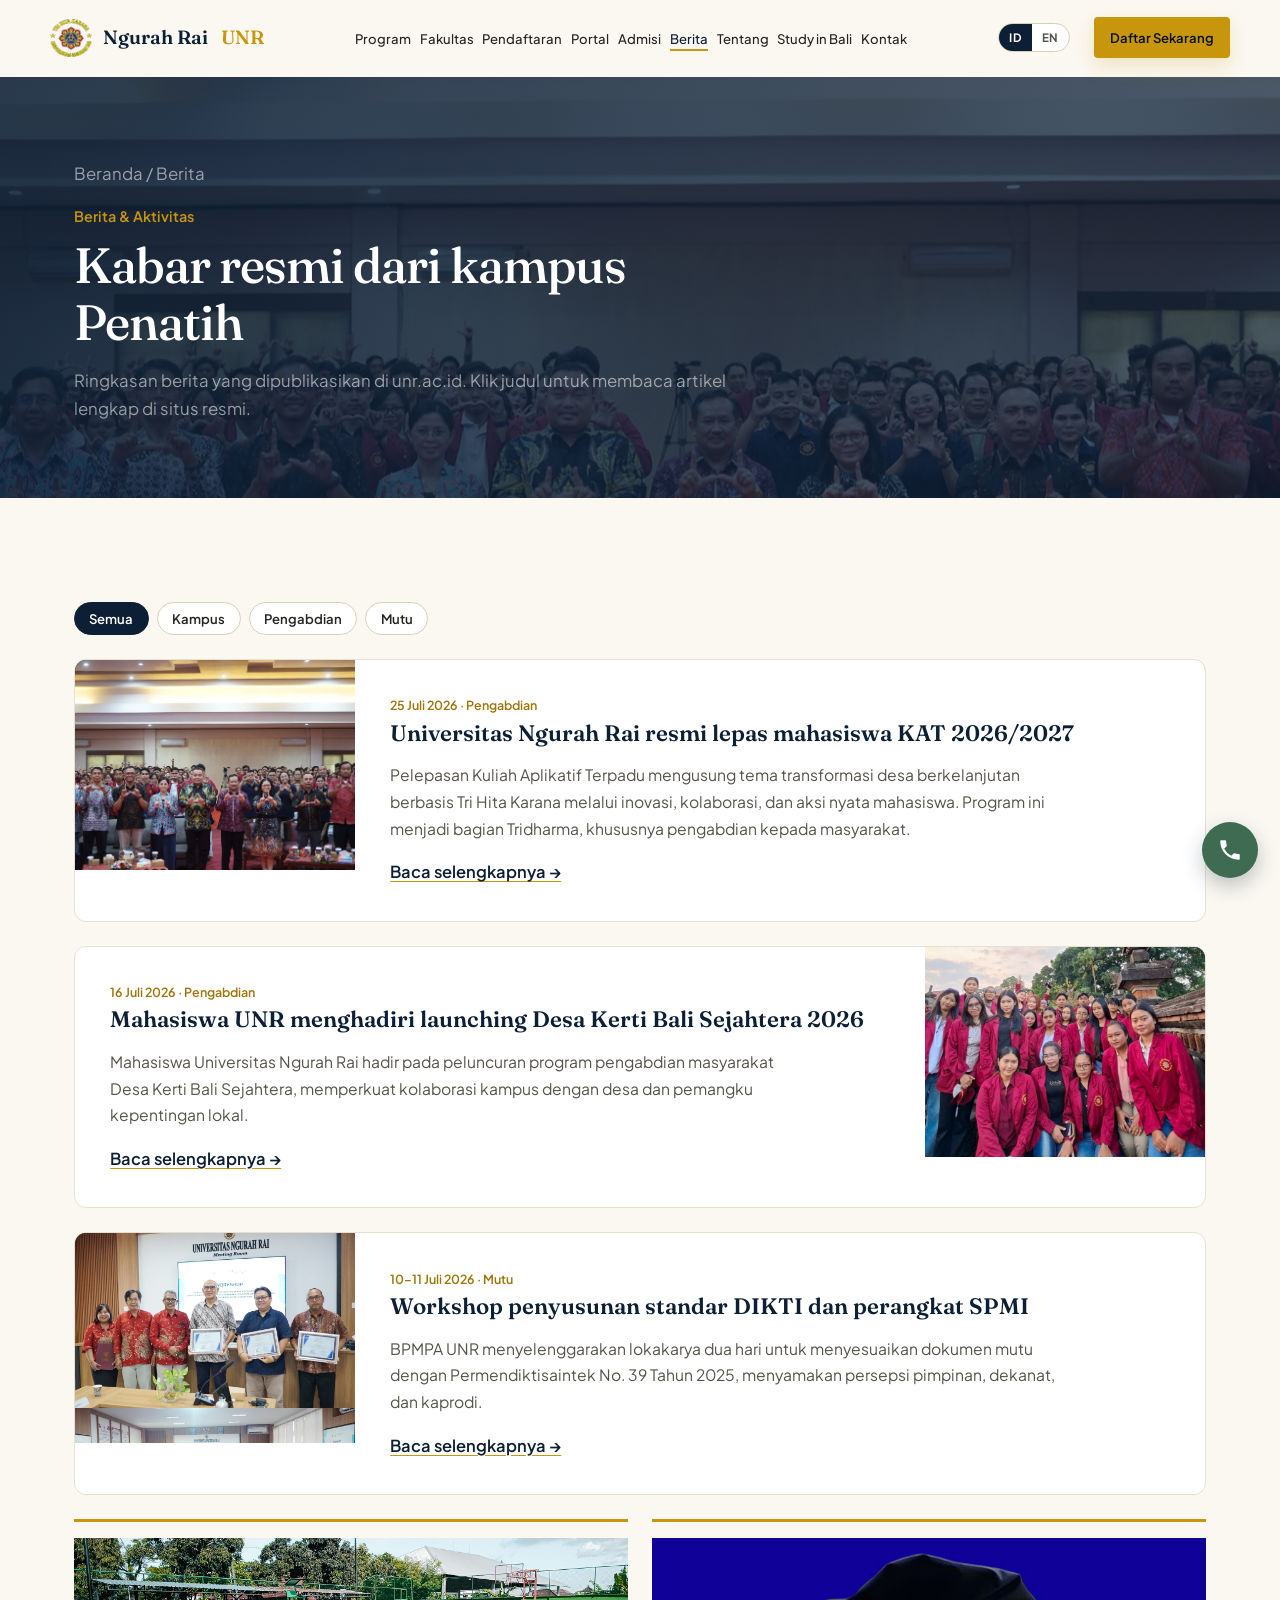
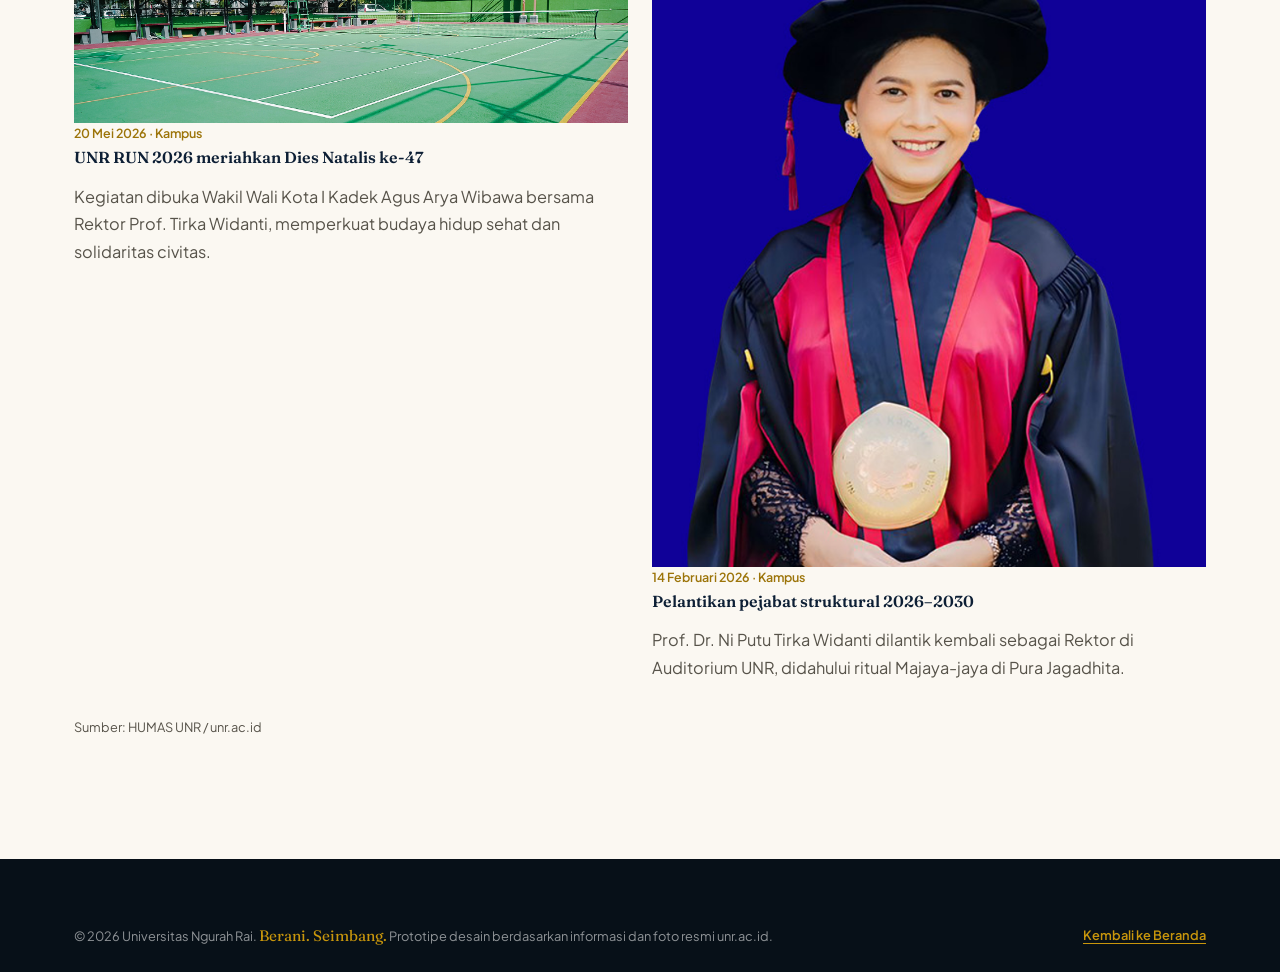
<file: berita.html>
<!DOCTYPE html>
<html lang="id" translate="no" class="notranslate">
<head>
<meta charset="UTF-8">
<meta name="viewport" content="width=device-width, initial-scale=1.0">
<meta name="google" content="notranslate">
<meta name="robots" content="index, follow">
<title>Berita kampus — aktivitas dan pengabdian UNR</title>
<meta name="description" content="Kabar resmi dari kampus Penatih: KAT, pengabdian desa, SPMI, UNR RUN, dan pelantikan pimpinan. Tanpa teks pengisi.">
<link rel="canonical" href="/berita.html">
<meta property="og:title" content="Berita kampus — aktivitas dan pengabdian UNR">
<meta property="og:description" content="Kabar resmi dari kampus Penatih: KAT, pengabdian desa, SPMI, UNR RUN, dan pelantikan pimpinan. Tanpa teks pengisi.">
<meta property="og:image" content="/assets/img/berita-kat.jpg">
<meta property="og:url" content="/berita.html">
<meta property="og:type" content="website">
<meta property="og:locale" content="id_ID">
<meta name="twitter:card" content="summary_large_image">
<link rel="preconnect" href="https://fonts.googleapis.com">
<link rel="preconnect" href="https://fonts.gstatic.com" crossorigin>
<link href="https://fonts.googleapis.com/css2?family=Fraunces:ital,opsz,wght@0,9..144,400;0,9..144,500;0,9..144,600;1,9..144,500&family=Plus+Jakarta+Sans:wght@400;500;600;700&display=swap" rel="stylesheet">
<link rel="icon" href="/favicon.ico" sizes="any">
<link rel="icon" type="image/png" sizes="32x32" href="/assets/img/favicon-32.png">
<link rel="icon" type="image/png" sizes="192x192" href="/assets/img/favicon-192.png">
<link rel="apple-touch-icon" href="/apple-touch-icon.png">
<link rel="stylesheet" href="assets/style.css">
</head>
<body data-page="news">
<a class="skip-link" href="#main" data-i18n="skip">Langsung ke konten</a>
<div class="nav-overlay" aria-hidden="true"></div>

<header class="site-header notranslate" translate="no">
  <div class="container nav-row">
    <a href="index.html" class="brand">
      <img src="assets/img/logo.png" alt="UNR" class="brand-logo">
      <span class="wordmark">Ngurah&nbsp;Rai <span>UNR</span></span>
    </a>
    <nav aria-label="Navigasi utama">
      <ul class="nav-links">
        <li><a href="index.html#program" data-i18n="nav.program">Program</a></li>
        <li><a href="fakultas.html" data-i18n="nav.fakultas">Fakultas</a></li>
        <li><a href="pendaftaran.html" data-i18n="nav.daftar">Pendaftaran</a></li>
        <li><a href="portal.html" data-i18n="nav.portal">Portal</a></li>
        <li><a href="pmb.html" data-i18n="nav.admisi">Admisi</a></li>
        <li><a href="berita.html" class="active" data-i18n="nav.berita">Berita</a></li>
        <li><a href="tentang.html" data-i18n="nav.tentang">Tentang</a></li>
        <li><a href="study-in-bali.html">Study in Bali</a></li>
        <li><a href="kontak.html" data-i18n="nav.kontak">Kontak</a></li>
      </ul>
    </nav>
    <div class="nav-cta">
      <div class="lang-switch" role="group" aria-label="Language">
        <button type="button" data-lang="id" class="active">ID</button>
        <button type="button" data-lang="en">EN</button>
      </div>
      <a href="pmb.html" class="btn btn-primary" data-i18n="cta.apply">Daftar Sekarang</a>
      <button class="nav-toggle" aria-label="Buka menu" aria-expanded="false" data-i18n-aria="cta.menu">
        <svg viewBox="0 0 24 24" fill="none" stroke="currentColor" stroke-width="2.2"><path d="M3 6h18M3 12h18M3 18h18"/></svg>
      </button>
    </div>
  </div>
</header>

<main id="main">
  <section class="page-hero">
    <div class="container">
      <p class="breadcrumb"><a href="index.html" data-i18n="crumb.home">Beranda</a> / <span data-i18n="crumb.news">Berita</span></p>
      <p class="kicker" data-i18n="newsPage.k">Berita &amp; Aktivitas</p>
      <h1 data-i18n="newsPage.t">Kabar resmi dari kampus Penatih</h1>
      <p data-i18n="newsPage.lead">Ringkasan berita yang dipublikasikan di unr.ac.id. Klik judul untuk membaca artikel lengkap di situs resmi.</p>
    </div>
  </section>

  <section>
    <div class="container">
      <div class="filter-row" role="group" aria-label="Filter berita" data-reveal>
        <button class="filter-chip active" data-news-filter="all" aria-pressed="true" data-i18n="newsPage.all">Semua</button>
        <button class="filter-chip" data-news-filter="campus" aria-pressed="false" data-i18n="newsPage.campus">Kampus</button>
        <button class="filter-chip" data-news-filter="service" aria-pressed="false" data-i18n="newsPage.service">Pengabdian</button>
        <button class="filter-chip" data-news-filter="quality" aria-pressed="false" data-i18n="newsPage.quality">Mutu</button>
      </div>

      <article class="faculty-card" id="kat" data-news="service" data-reveal>
        <div class="faculty-media"><img src="assets/img/berita-kat.jpg" alt="Pelepasan KAT UNR 2026" width="960" height="540" data-lightbox="assets/img/berita-kat.jpg" loading="lazy"></div>
        <div class="faculty-body">
          <div class="news-date" data-i18n="newsPage.d1">25 Juli 2026 · Pengabdian</div>
          <h3 data-i18n="newsPage.t1">Universitas Ngurah Rai resmi lepas mahasiswa KAT 2026/2027</h3>
          <p data-i18n="newsPage.p1">Pelepasan Kuliah Aplikatif Terpadu mengusung tema transformasi desa berkelanjutan berbasis Tri Hita Karana melalui inovasi, kolaborasi, dan aksi nyata mahasiswa. Program ini menjadi bagian Tridharma, khususnya pengabdian kepada masyarakat.</p>
          <a class="text-link" href="https://unr.ac.id/id/Universitas-Ngurah-Rai-Resmi-Lepas-Mahasiswa-Kuliah-Aplikatif-Terpadu-KAT-Tahun-Akademik-2026-2027" target="_blank" rel="noopener" data-i18n="cta.seeMore">Baca selengkapnya →</a>
        </div>
      </article>

      <article class="faculty-card reverse" id="desa" data-news="service" data-reveal style="margin-top:var(--space-3);">
        <div class="faculty-media"><img src="assets/img/berita-desa.jpg" alt="Desa Kerti Bali Sejahtera" width="960" height="540" data-lightbox="assets/img/berita-desa.jpg" loading="lazy"></div>
        <div class="faculty-body">
          <div class="news-date" data-i18n="newsPage.d2">16 Juli 2026 · Pengabdian</div>
          <h3 data-i18n="newsPage.t2">Mahasiswa UNR menghadiri launching Desa Kerti Bali Sejahtera 2026</h3>
          <p data-i18n="newsPage.p2">Mahasiswa Universitas Ngurah Rai hadir pada peluncuran program pengabdian masyarakat Desa Kerti Bali Sejahtera, memperkuat kolaborasi kampus dengan desa dan pemangku kepentingan lokal.</p>
          <a class="text-link" href="https://unr.ac.id" target="_blank" rel="noopener" data-i18n="cta.seeMore">Baca selengkapnya →</a>
        </div>
      </article>

      <article class="faculty-card" id="spmi" data-news="quality" data-reveal style="margin-top:var(--space-3);">
        <div class="faculty-media"><img src="assets/img/berita-spmi.jpg" alt="Workshop SPMI UNR" width="960" height="540" data-lightbox="assets/img/berita-spmi.jpg" loading="lazy"></div>
        <div class="faculty-body">
          <div class="news-date" data-i18n="newsPage.d3">10–11 Juli 2026 · Mutu</div>
          <h3 data-i18n="newsPage.t3">Workshop penyusunan standar DIKTI dan perangkat SPMI</h3>
          <p data-i18n="newsPage.p3">BPMPA UNR menyelenggarakan lokakarya dua hari untuk menyesuaikan dokumen mutu dengan Permendiktisaintek No. 39 Tahun 2025, menyamakan persepsi pimpinan, dekanat, dan kaprodi.</p>
          <a class="text-link" href="https://www.unr.ac.id/id/TINGKATKAN-MUTU-PENDIDIKAN-UNIVERSITAS-NGURAH-RAI-GELAR-WORKSHOP-PENYUSUNAN-PENYESUAIAN-STANDAR-DIKTI-DAN-PERANGKAT-SPMI" target="_blank" rel="noopener" data-i18n="cta.seeMore">Baca selengkapnya →</a>
        </div>
      </article>

      <div class="news-list">
        <article class="news-card" id="run" data-news="campus" data-reveal>
          <img src="assets/img/lapangan.jpg" alt="UNR RUN 2026 di lapangan kampus Penatih" width="800" height="600" loading="lazy">
          <div class="news-date" data-i18n="newsPage.d4">20 Mei 2026 · Kampus</div>
          <h3><a href="https://www.unr.ac.id/id/UNR-RUN-2026-RESMI-TERLAKSANA-" target="_blank" rel="noopener" data-i18n="newsPage.t4">UNR RUN 2026 meriahkan Dies Natalis ke-47</a></h3>
          <p data-i18n="newsPage.p4">Kegiatan dibuka Wakil Wali Kota I Kadek Agus Arya Wibawa bersama Rektor Prof. Tirka Widanti, memperkuat budaya hidup sehat dan solidaritas civitas.</p>
        </article>
        <article class="news-card" id="pelantikan" data-news="campus" data-reveal>
          <img src="assets/img/rektor.png" alt="Pelantikan pejabat struktural UNR periode 2026–2030" width="800" height="600" loading="lazy">
          <div class="news-date" data-i18n="newsPage.d5">14 Februari 2026 · Kampus</div>
          <h3><a href="https://unr.ac.id/id/PELANTIKAN-PEJABAT-STRUKTURAL-UNIVERSITAS-NGURAH-RAI-PERIODE-2026-2030" target="_blank" rel="noopener" data-i18n="newsPage.t5">Pelantikan pejabat struktural 2026–2030</a></h3>
          <p data-i18n="newsPage.p5">Prof. Dr. Ni Putu Tirka Widanti dilantik kembali sebagai Rektor di Auditorium UNR, didahului ritual Majaya-jaya di Pura Jagadhita.</p>
        </article>
      </div>
      <p class="ext-note" style="margin-top:1.2rem;" data-i18n="newsPage.source">Sumber: HUMAS UNR / unr.ac.id</p>
    </div>
  </section>
</main>

<footer class="site-footer">
  <div class="container">
    <div class="footer-bottom" style="border-top:none; padding-top:0;">
      <span>© <span data-year>2026</span> Universitas Ngurah Rai. <span class="footer-sig" data-i18n="foot.sig">Berani. Seimbang.</span> <span data-i18n="foot.copy">Prototipe desain berdasarkan informasi dan foto resmi unr.ac.id.</span></span>
      <a href="index.html" class="text-link" style="color:var(--gold);" data-i18n="foot.home">Kembali ke Beranda</a>
    </div>
  </div>
</footer>

<a class="wa-float" href="tel:+62361462617" aria-label="Telepon kampus UNR" data-i18n-aria="cta.phone">
  <svg viewBox="0 0 24 24"><path d="M6.6 10.8a15.1 15.1 0 006.6 6.6l2.2-2.2c.3-.3.7-.4 1-.2 1.1.4 2.3.6 3.6.6.5 0 1 .4 1 1V20c0 .6-.4 1-1 1C10.6 21 3 13.4 3 4c0-.6.4-1 1-1h3.4c.6 0 1 .4 1 1 0 1.3.2 2.5.6 3.6.1.4 0 .7-.2 1L6.6 10.8z"/></svg>
</a>
<button class="back-to-top" type="button" aria-label="Kembali ke atas" data-i18n-aria="cta.top">↑</button>
<script src="assets/i18n.js"></script>
<script src="assets/script.js"></script>
</body>
</html>
</file>
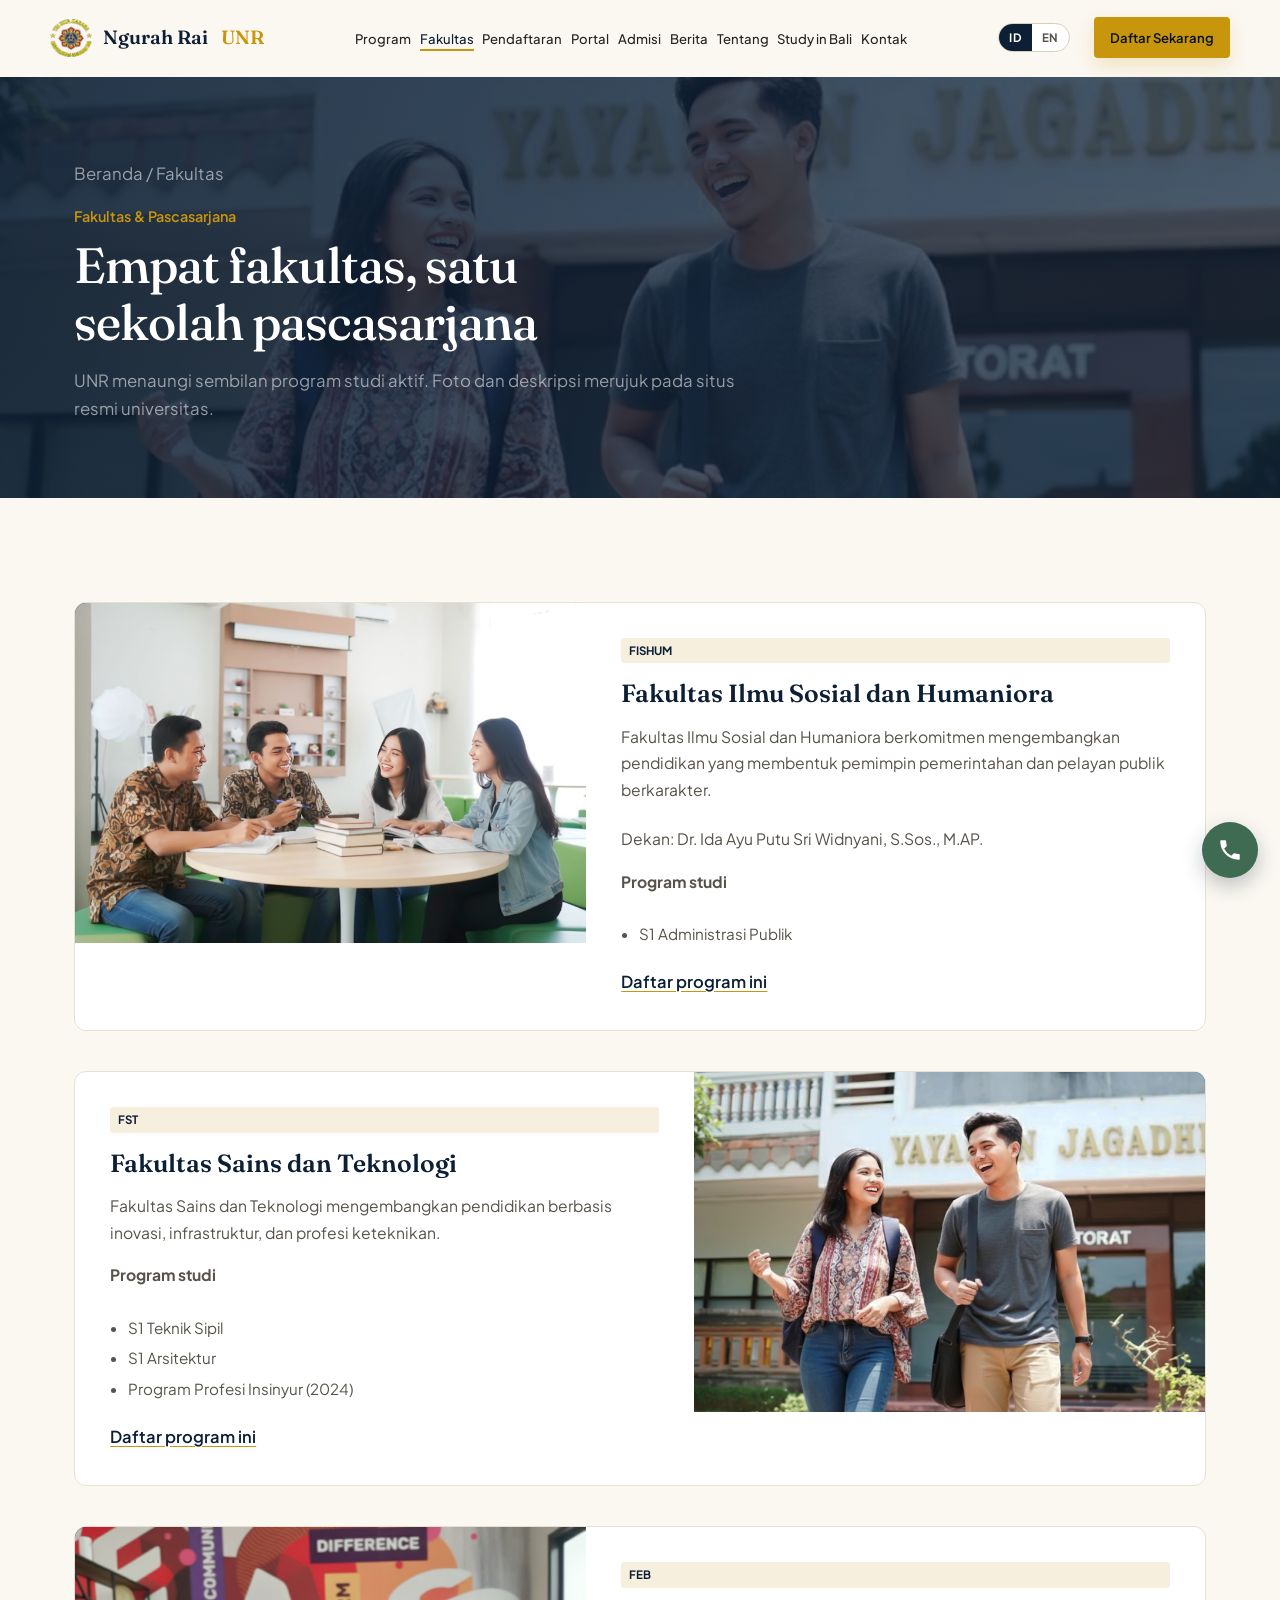
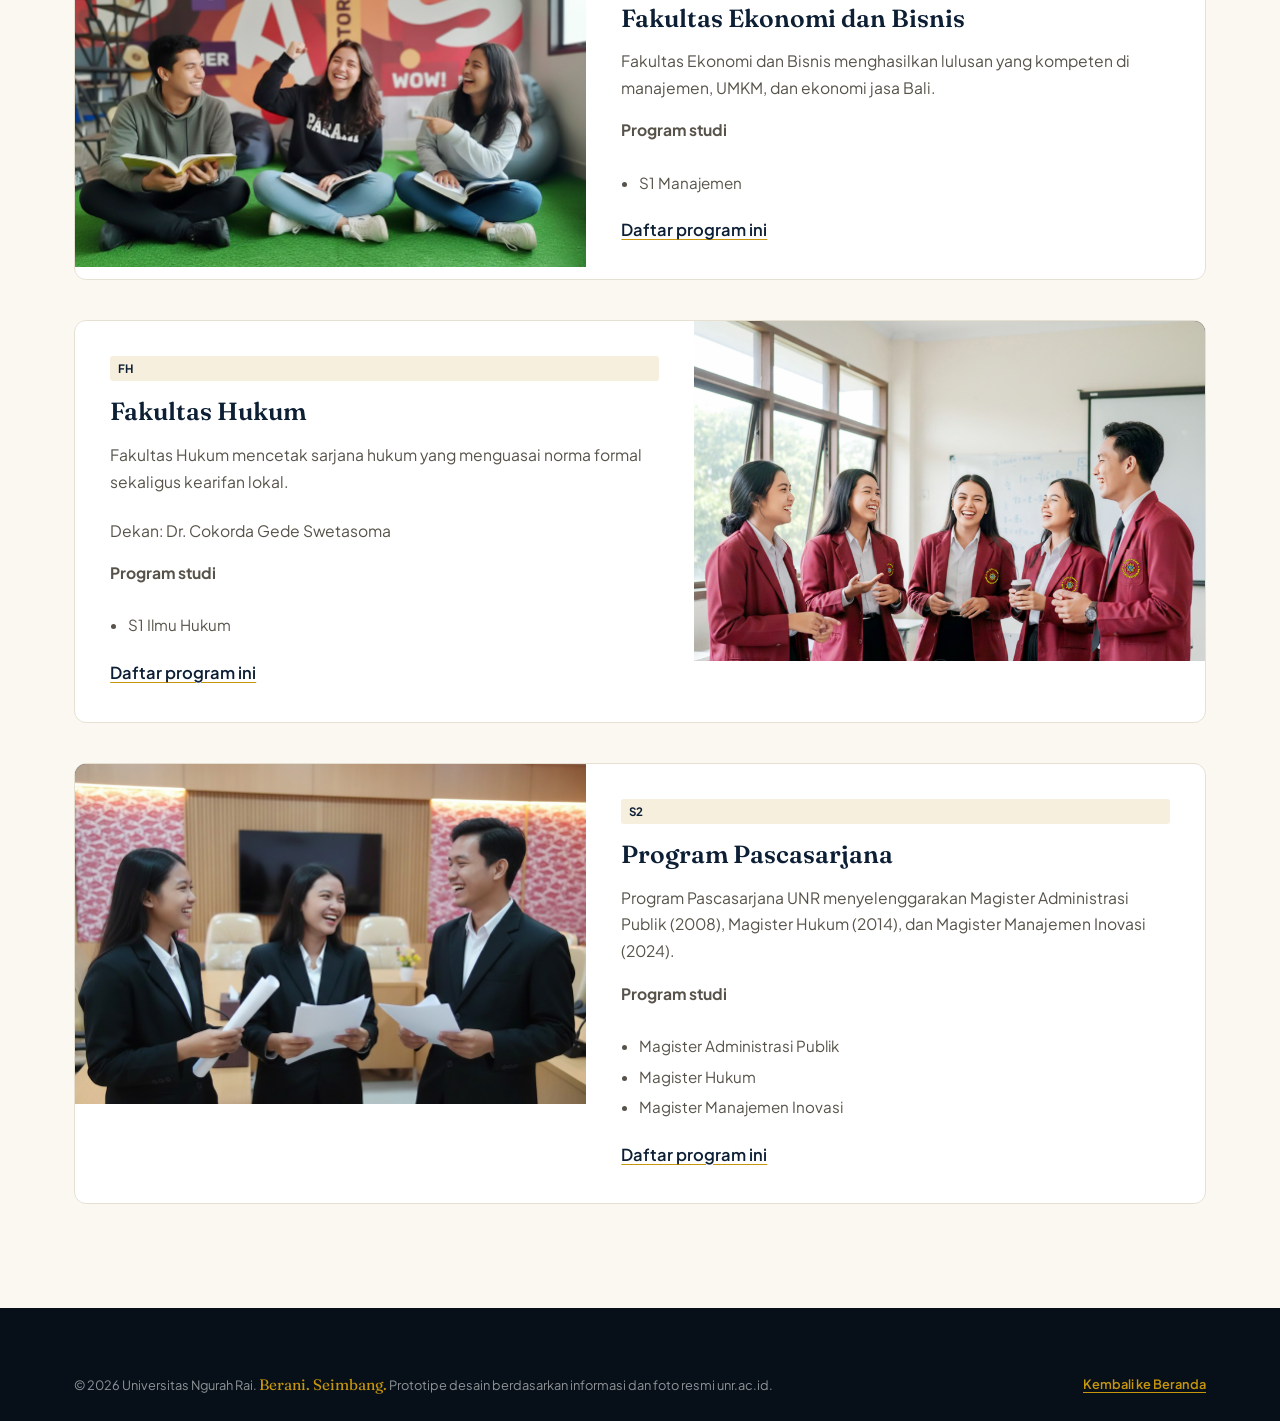
<file: fakultas.html>
<!DOCTYPE html>
<html lang="id" translate="no" class="notranslate">
<head>
<meta charset="UTF-8">
<meta name="viewport" content="width=device-width, initial-scale=1.0">
<meta name="google" content="notranslate">
<meta name="robots" content="index, follow">
<title>Fakultas & program studi — UNR Denpasar</title>
<meta name="description" content="Sembilan program: Arsitektur, Teknik Sipil, Profesi Insinyur, Manajemen, Hukum, Administrasi Publik, plus tiga magister.">
<link rel="canonical" href="/fakultas.html">
<meta property="og:title" content="Fakultas & program studi — UNR Denpasar">
<meta property="og:description" content="Sembilan program: Arsitektur, Teknik Sipil, Profesi Insinyur, Manajemen, Hukum, Administrasi Publik, plus tiga magister.">
<meta property="og:image" content="/assets/img/fishum.jpg">
<meta property="og:url" content="/fakultas.html">
<meta property="og:type" content="website">
<meta property="og:locale" content="id_ID">
<meta name="twitter:card" content="summary_large_image">
<link rel="preconnect" href="https://fonts.googleapis.com">
<link rel="preconnect" href="https://fonts.gstatic.com" crossorigin>
<link href="https://fonts.googleapis.com/css2?family=Fraunces:ital,opsz,wght@0,9..144,400;0,9..144,500;0,9..144,600;1,9..144,500&family=Plus+Jakarta+Sans:wght@400;500;600;700&display=swap" rel="stylesheet">
<link rel="icon" href="/favicon.ico" sizes="any">
<link rel="icon" type="image/png" sizes="32x32" href="/assets/img/favicon-32.png">
<link rel="icon" type="image/png" sizes="192x192" href="/assets/img/favicon-192.png">
<link rel="apple-touch-icon" href="/apple-touch-icon.png">
<link rel="stylesheet" href="assets/style.css">
</head>
<body data-page="faculty">
<a class="skip-link" href="#main" data-i18n="skip">Langsung ke konten</a>
<div class="nav-overlay" aria-hidden="true"></div>

<header class="site-header notranslate" translate="no">
  <div class="container nav-row">
    <a href="index.html" class="brand">
      <img src="assets/img/logo.png" alt="UNR" class="brand-logo">
      <span class="wordmark">Ngurah&nbsp;Rai <span>UNR</span></span>
    </a>
    <nav aria-label="Navigasi utama">
      <ul class="nav-links">
        <li><a href="index.html#program" data-i18n="nav.program">Program</a></li>
        <li><a href="fakultas.html" class="active" data-i18n="nav.fakultas">Fakultas</a></li>
        <li><a href="pendaftaran.html" data-i18n="nav.daftar">Pendaftaran</a></li>
        <li><a href="portal.html" data-i18n="nav.portal">Portal</a></li>
        <li><a href="pmb.html" data-i18n="nav.admisi">Admisi</a></li>
        <li><a href="berita.html" data-i18n="nav.berita">Berita</a></li>
        <li><a href="tentang.html" data-i18n="nav.tentang">Tentang</a></li>
        <li><a href="study-in-bali.html">Study in Bali</a></li>
        <li><a href="kontak.html" data-i18n="nav.kontak">Kontak</a></li>
      </ul>
    </nav>
    <div class="nav-cta">
      <div class="lang-switch" role="group" aria-label="Language">
        <button type="button" data-lang="id" class="active">ID</button>
        <button type="button" data-lang="en">EN</button>
      </div>
      <a href="pmb.html" class="btn btn-primary" data-i18n="cta.apply">Daftar Sekarang</a>
      <button class="nav-toggle" aria-label="Buka menu" aria-expanded="false" data-i18n-aria="cta.menu">
        <svg viewBox="0 0 24 24" fill="none" stroke="currentColor" stroke-width="2.2"><path d="M3 6h18M3 12h18M3 18h18"/></svg>
      </button>
    </div>
  </div>
</header>

<main id="main">
  <section class="page-hero">
    <div class="container">
      <p class="breadcrumb"><a href="index.html" data-i18n="crumb.home">Beranda</a> / <span data-i18n="crumb.faculty">Fakultas</span></p>
      <p class="kicker" data-i18n="facultyPage.k">Fakultas &amp; Pascasarjana</p>
      <h1 id="fakultas-title" data-i18n="facultyPage.t">Empat fakultas, satu sekolah pascasarjana</h1>
      <p data-i18n="facultyPage.lead">UNR menaungi sembilan program studi aktif. Foto dan deskripsi merujuk pada situs resmi universitas.</p>
    </div>
  </section>

  <section>
    <div class="container faculty-stack">
      <article class="faculty-card" id="fishum" data-reveal>
        <div class="faculty-media"><img src="assets/img/fishum.jpg" alt="Fakultas Ilmu Sosial dan Humaniora" width="960" height="640" data-lightbox="assets/img/fishum.jpg" loading="lazy"></div>
        <div class="faculty-body">
          <span class="program-tag">FISHUM</span>
          <h3 data-i18n="facultyPage.nFishum">Fakultas Ilmu Sosial dan Humaniora</h3>
          <p data-i18n="facultyPage.fishum">Fakultas Ilmu Sosial dan Humaniora berkomitmen mengembangkan pendidikan yang membentuk pemimpin pemerintahan dan pelayan publik berkarakter.</p>
          <p class="ext-note" data-i18n="facultyPage.dekanFishum">Dekan: Dr. Ida Ayu Putu Sri Widnyani, S.Sos., M.AP.</p>
          <p><strong data-i18n="facultyPage.programs">Program studi</strong></p>
          <ul><li data-i18n="facultyPage.pAp">Administrasi Publik</li></ul>
          <a href="pmb.html#program-pmb" class="text-link" data-i18n="facultyPage.apply">Daftar program ini</a>
        </div>
      </article>

      <article class="faculty-card reverse" id="fst" data-reveal>
        <div class="faculty-media"><img src="assets/img/fst.jpg" alt="Fakultas Sains dan Teknologi" width="960" height="640" data-lightbox="assets/img/fst.jpg" loading="lazy"></div>
        <div class="faculty-body">
          <span class="program-tag">FST</span>
          <h3 data-i18n="facultyPage.nFst">Fakultas Sains dan Teknologi</h3>
          <p data-i18n="facultyPage.fst">Fakultas Sains dan Teknologi mengembangkan pendidikan berbasis inovasi, infrastruktur, dan profesi keteknikan.</p>
          <p><strong data-i18n="facultyPage.programs">Program studi</strong></p>
          <ul>
            <li data-i18n="facultyPage.pTs">Teknik Sipil</li>
            <li data-i18n="facultyPage.pAr">Arsitektur</li>
            <li data-i18n="facultyPage.pPpi">Profesi Insinyur</li>
          </ul>
          <a href="pmb.html#program-pmb" class="text-link" data-i18n="facultyPage.apply">Daftar program ini</a>
        </div>
      </article>

      <article class="faculty-card" id="feb" data-reveal>
        <div class="faculty-media"><img src="assets/img/feb.jpg" alt="Fakultas Ekonomi dan Bisnis" width="960" height="640" data-lightbox="assets/img/feb.jpg" loading="lazy"></div>
        <div class="faculty-body">
          <span class="program-tag">FEB</span>
          <h3 data-i18n="facultyPage.nFeb">Fakultas Ekonomi dan Bisnis</h3>
          <p data-i18n="facultyPage.feb">Fakultas Ekonomi dan Bisnis menghasilkan lulusan yang kompeten di manajemen, UMKM, dan ekonomi jasa Bali.</p>
          <p><strong data-i18n="facultyPage.programs">Program studi</strong></p>
          <ul><li data-i18n="facultyPage.pMn">Manajemen</li></ul>
          <a href="pmb.html#program-pmb" class="text-link" data-i18n="facultyPage.apply">Daftar program ini</a>
        </div>
      </article>

      <article class="faculty-card reverse" id="fh" data-reveal>
        <div class="faculty-media"><img src="assets/img/fh.jpg" alt="Fakultas Hukum" width="960" height="640" data-lightbox="assets/img/fh.jpg" loading="lazy"></div>
        <div class="faculty-body">
          <span class="program-tag">FH</span>
          <h3 data-i18n="facultyPage.nFh">Fakultas Hukum</h3>
          <p data-i18n="facultyPage.fh">Fakultas Hukum mencetak sarjana hukum yang menguasai norma formal sekaligus kearifan lokal.</p>
          <p class="ext-note" data-i18n="facultyPage.dekanFh">Dekan: Dr. Cokorda Gede Swetasoma</p>
          <p><strong data-i18n="facultyPage.programs">Program studi</strong></p>
          <ul><li data-i18n="facultyPage.pIh">Hukum</li></ul>
          <a href="pmb.html#program-pmb" class="text-link" data-i18n="facultyPage.apply">Daftar program ini</a>
        </div>
      </article>

      <article class="faculty-card" id="pascasarjana" data-reveal>
        <div class="faculty-media"><img src="assets/img/map.jpg" alt="Program Pascasarjana UNR" width="960" height="640" data-lightbox="assets/img/map.jpg" loading="lazy"></div>
        <div class="faculty-body">
          <span class="program-tag">S2</span>
          <h3 data-i18n="facultyPage.nPasca">Program Pascasarjana</h3>
          <p data-i18n="facultyPage.pasca">Program Pascasarjana UNR menyelenggarakan Magister Administrasi Publik (2008), Magister Hukum (2014), dan Magister Manajemen Inovasi (2024).</p>
          <p><strong data-i18n="facultyPage.programs">Program studi</strong></p>
          <ul>
            <li data-i18n="facultyPage.pMap">Magister Administrasi Publik</li>
            <li data-i18n="facultyPage.pMh">Magister Hukum</li>
            <li data-i18n="facultyPage.pMmi">Magister Manajemen Inovasi</li>
          </ul>
          <a href="pmb.html#program-pmb" class="text-link" data-i18n="facultyPage.apply">Daftar program ini</a>
        </div>
      </article>
    </div>
  </section>
</main>

<footer class="site-footer">
  <div class="container">
    <div class="footer-bottom" style="border-top:none; padding-top:0;">
      <span>© <span data-year>2026</span> Universitas Ngurah Rai. <span class="footer-sig" data-i18n="foot.sig">Berani. Seimbang.</span> <span data-i18n="foot.copy">Prototipe desain berdasarkan informasi dan foto resmi unr.ac.id.</span></span>
      <a href="index.html" class="text-link" style="color:var(--gold);" data-i18n="foot.home">Kembali ke Beranda</a>
    </div>
  </div>
</footer>

<a class="wa-float" href="tel:+62361462617" aria-label="Telepon kampus UNR" data-i18n-aria="cta.phone">
  <svg viewBox="0 0 24 24"><path d="M6.6 10.8a15.1 15.1 0 006.6 6.6l2.2-2.2c.3-.3.7-.4 1-.2 1.1.4 2.3.6 3.6.6.5 0 1 .4 1 1V20c0 .6-.4 1-1 1C10.6 21 3 13.4 3 4c0-.6.4-1 1-1h3.4c.6 0 1 .4 1 1 0 1.3.2 2.5.6 3.6.1.4 0 .7-.2 1L6.6 10.8z"/></svg>
</a>
<button class="back-to-top" type="button" aria-label="Kembali ke atas" data-i18n-aria="cta.top">↑</button>
<script src="assets/i18n.js"></script>
<script src="assets/script.js"></script>
</body>
</html>
</file>
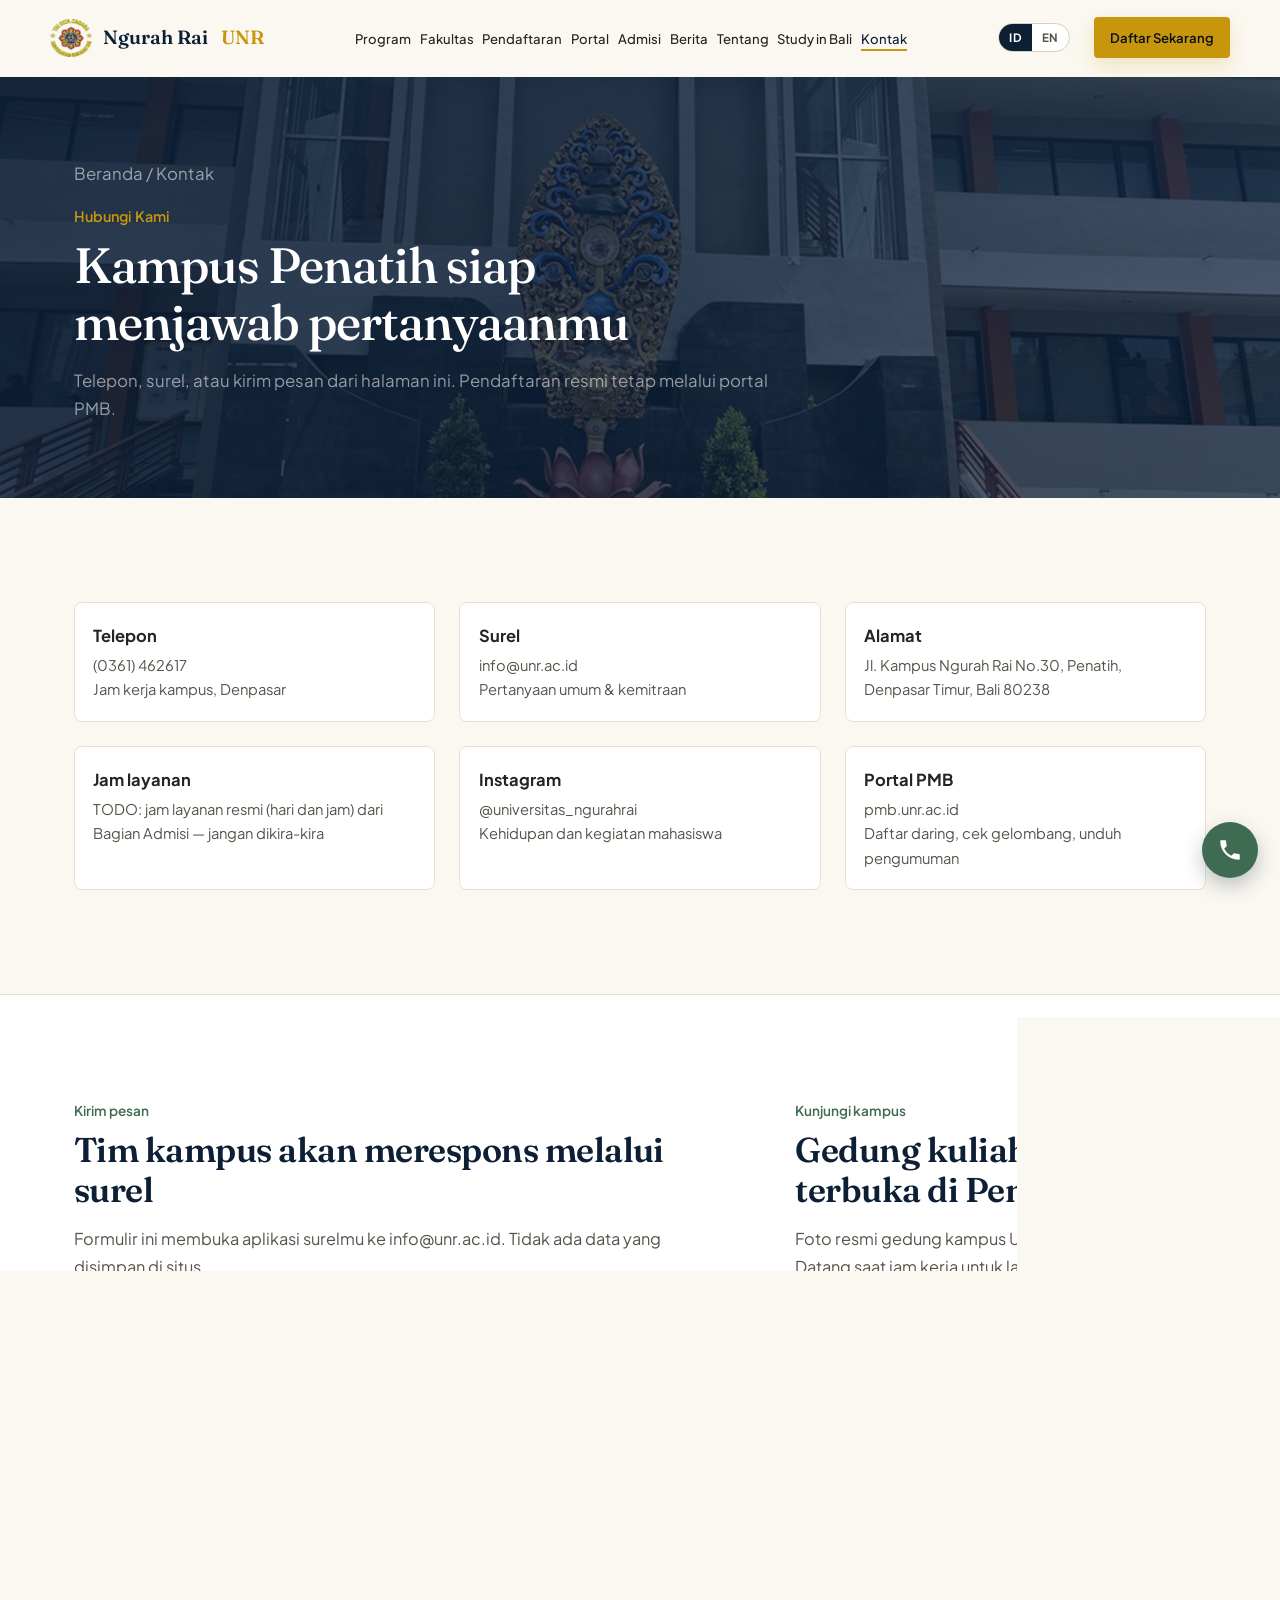
<file: kontak.html>
<!DOCTYPE html>
<html lang="id" translate="no" class="notranslate">
<head>
<meta charset="UTF-8">
<meta name="viewport" content="width=device-width, initial-scale=1.0">
<meta name="google" content="notranslate">
<meta name="robots" content="index, follow">
<title>Kontak kampus Penatih — telepon, surel, peta UNR</title>
<meta name="description" content="Alamat Jl. Kampus Ngurah Rai No.30, Penatih, Denpasar Timur. Telepon (0361) 462617 dan surel info@unr.ac.id.">
<link rel="canonical" href="/kontak.html">
<meta property="og:title" content="Kontak kampus Penatih — telepon, surel, peta UNR">
<meta property="og:description" content="Alamat Jl. Kampus Ngurah Rai No.30, Penatih, Denpasar Timur. Telepon (0361) 462617 dan surel info@unr.ac.id.">
<meta property="og:image" content="/assets/img/gedung.jpg">
<meta property="og:url" content="/kontak.html">
<meta property="og:type" content="website">
<meta property="og:locale" content="id_ID">
<meta name="twitter:card" content="summary_large_image">
<link rel="preconnect" href="https://fonts.googleapis.com">
<link rel="preconnect" href="https://fonts.gstatic.com" crossorigin>
<link href="https://fonts.googleapis.com/css2?family=Fraunces:ital,opsz,wght@0,9..144,400;0,9..144,500;0,9..144,600;1,9..144,500&family=Plus+Jakarta+Sans:wght@400;500;600;700&display=swap" rel="stylesheet">
<link rel="icon" href="/favicon.ico" sizes="any">
<link rel="icon" type="image/png" sizes="32x32" href="/assets/img/favicon-32.png">
<link rel="icon" type="image/png" sizes="192x192" href="/assets/img/favicon-192.png">
<link rel="apple-touch-icon" href="/apple-touch-icon.png">
<link rel="stylesheet" href="assets/style.css">
</head>
<body data-page="contact">
<a class="skip-link" href="#main" data-i18n="skip">Langsung ke konten</a>
<div class="nav-overlay" aria-hidden="true"></div>

<header class="site-header notranslate" translate="no">
  <div class="container nav-row">
    <a href="index.html" class="brand">
      <img src="assets/img/logo.png" alt="UNR" class="brand-logo">
      <span class="wordmark">Ngurah&nbsp;Rai <span>UNR</span></span>
    </a>
    <nav aria-label="Navigasi utama">
      <ul class="nav-links">
        <li><a href="index.html#program" data-i18n="nav.program">Program</a></li>
        <li><a href="fakultas.html" data-i18n="nav.fakultas">Fakultas</a></li>
        <li><a href="pendaftaran.html" data-i18n="nav.daftar">Pendaftaran</a></li>
        <li><a href="portal.html" data-i18n="nav.portal">Portal</a></li>
        <li><a href="pmb.html" data-i18n="nav.admisi">Admisi</a></li>
        <li><a href="berita.html" data-i18n="nav.berita">Berita</a></li>
        <li><a href="tentang.html" data-i18n="nav.tentang">Tentang</a></li>
        <li><a href="study-in-bali.html">Study in Bali</a></li>
        <li><a href="kontak.html" class="active" data-i18n="nav.kontak">Kontak</a></li>
      </ul>
    </nav>
    <div class="nav-cta">
      <div class="lang-switch" role="group" aria-label="Language">
        <button type="button" data-lang="id" class="active">ID</button>
        <button type="button" data-lang="en">EN</button>
      </div>
      <a href="pmb.html" class="btn btn-primary" data-i18n="cta.apply">Daftar Sekarang</a>
      <button class="nav-toggle" aria-label="Buka menu" aria-expanded="false" data-i18n-aria="cta.menu">
        <svg viewBox="0 0 24 24" fill="none" stroke="currentColor" stroke-width="2.2"><path d="M3 6h18M3 12h18M3 18h18"/></svg>
      </button>
    </div>
  </div>
</header>

<main id="main">
  <section class="page-hero">
    <div class="container">
      <p class="breadcrumb"><a href="index.html" data-i18n="crumb.home">Beranda</a> / <span data-i18n="crumb.contact">Kontak</span></p>
      <p class="kicker" data-i18n="contact.k">Hubungi Kami</p>
      <h1 data-i18n="contact.t">Kampus Penatih siap menjawab pertanyaanmu</h1>
      <p data-i18n="contact.lead">Telepon, surel, atau kirim pesan dari halaman ini. Pendaftaran resmi tetap melalui portal PMB.</p>
    </div>
  </section>

  <section>
    <div class="container">
      <div class="contact-channels">
        <a class="contact-channel" href="tel:+62361462617" data-reveal>
          <strong data-i18n="contact.phone">Telepon</strong>
          <span>(0361) 462617</span>
          <span data-i18n="contact.phoneP">Jam kerja kampus, Denpasar</span>
        </a>
        <a class="contact-channel" href="mailto:info@unr.ac.id" data-reveal>
          <strong data-i18n="contact.email">Surel</strong>
          <span>info@unr.ac.id</span>
          <span data-i18n="contact.emailP">Pertanyaan umum &amp; kemitraan</span>
        </a>
        <a class="contact-channel" href="https://maps.google.com/?q=Universitas+Ngurah+Rai+Penatih+Denpasar" target="_blank" rel="noopener" data-reveal>
          <strong data-i18n="contact.address">Alamat</strong>
          <span data-i18n="contact.addressP">Jl. Kampus Ngurah Rai No.30, Penatih, Denpasar Timur, Bali 80238</span>
        </a>
        <div class="contact-channel" data-reveal>
          <strong data-i18n="contact.hours">Jam layanan</strong>
          <span>TODO: jam layanan resmi (hari dan jam) dari Bagian Admisi — jangan dikira-kira</span>
        </div>
        <a class="contact-channel" href="https://www.instagram.com/universitas_ngurahrai" target="_blank" rel="noopener" data-reveal>
          <strong data-i18n="contact.ig">Instagram</strong>
          <span>@universitas_ngurahrai</span>
          <span data-i18n="contact.igP">Kehidupan dan kegiatan mahasiswa</span>
        </a>
        <a class="contact-channel" href="pmb.html" data-reveal>
          <strong data-i18n="contact.pmb">Portal PMB</strong>
          <span>pmb.unr.ac.id</span>
          <span data-i18n="contact.pmbP">Daftar daring, cek gelombang, unduh pengumuman</span>
        </a>
      </div>
    </div>
  </section>

  <section style="background:var(--paper); border-top:1px solid var(--line); border-bottom:1px solid var(--line);">
    <div class="container layout-2col">
      <div data-reveal>
        <p class="kicker" data-i18n="contact.formK">Kirim pesan</p>
        <h2 data-i18n="contact.formT">Tim kampus akan merespons melalui surel</h2>
        <p data-i18n="contact.formP">Formulir ini membuka aplikasi surelmu ke info@unr.ac.id. Tidak ada data yang disimpan di situs.</p>
        <form class="contact-form" data-contact-form>
          <label>
            <span data-i18n="contact.name">Nama lengkap</span>
            <input type="text" name="name" required autocomplete="name" data-i18n-placeholder="contact.phName" placeholder="Nama lengkapmu">
          </label>
          <label>
            <span data-i18n="contact.emailF">Alamat surel</span>
            <input type="email" name="email" required autocomplete="email" data-i18n-placeholder="contact.phEmail" placeholder="nama@surel.com">
          </label>
          <label>
            <span data-i18n="contact.topic">Topik</span>
            <select name="topic">
              <option value="Admissions / PMB" data-i18n="contact.topicAdmisi">Pendaftaran / PMB</option>
              <option value="General information" data-i18n="contact.topicInfo">Informasi umum</option>
              <option value="Faculties" data-i18n="contact.topicFaculty">Fakultas &amp; program</option>
              <option value="Other" data-i18n="contact.topicOther">Lainnya</option>
            </select>
          </label>
          <label>
            <span data-i18n="contact.message">Pesan</span>
            <textarea name="message" required data-i18n-placeholder="contact.phMessage" placeholder="Tulis pertanyaanmu di sini…"></textarea>
          </label>
          <button class="btn btn-primary" type="submit" data-i18n="contact.send">Kirim melalui surel</button>
          <p class="form-status" data-form-status hidden data-i18n="contact.sent">Aplikasi surelmu akan terbuka. Jika tidak, tulis langsung ke info@unr.ac.id.</p>
        </form>
      </div>
      <div data-reveal>
        <p class="kicker" data-i18n="contact.visitK">Kunjungi kampus</p>
        <h2 data-i18n="contact.visitT">Gedung kuliah dan ruang terbuka di Penatih</h2>
        <p data-i18n="contact.visitP">Foto resmi gedung kampus Universitas Ngurah Rai. Datang saat jam kerja untuk layanan admisi dan informasi.</p>
        <div class="campus-shot" style="margin:1.2rem 0 1.4rem;">
          <img src="assets/img/gedung.jpg" alt="Gedung kampus Universitas Ngurah Rai" width="1200" height="750" data-lightbox="assets/img/gedung.jpg" data-i18n-alt="fac.h1" loading="lazy">
        </div>
        <a href="pmb.html" class="btn btn-secondary" data-i18n="cta.openPmb">Buka Portal PMB</a>
      </div>
    </div>
  </section>

  <section>
    <div class="container">
      <div class="section-head" data-reveal>
        <p class="kicker" data-i18n="contact.mapK">Lokasi</p>
        <h2 data-i18n="contact.mapT">Temukan kami di Denpasar Timur</h2>
        <p data-i18n="contact.mapP">Kampus utama UNR berada di Penatih. Gunakan peta untuk rute, atau buka OpenStreetMap untuk navigasi.</p>
      </div>
      <div class="map-frame" data-reveal>
        <iframe title="Peta kampus Universitas Ngurah Rai" src="https://www.openstreetmap.org/export/embed.html?bbox=115.236%2C-8.642%2C115.256%2C-8.628&amp;layer=mapnik&amp;marker=-8.6352%2C115.2462" loading="lazy" referrerpolicy="no-referrer-when-downgrade"></iframe>
      </div>
      <p style="margin-top:1rem;"><a class="text-link" href="https://www.openstreetmap.org/?mlat=-8.6352&amp;mlon=115.2462#map=16/-8.6352/115.2462" target="_blank" rel="noopener" data-i18n="contact.mapLink">Buka peta yang lebih besar</a></p>
    </div>
  </section>
</main>

<footer class="site-footer">
  <div class="container">
    <div class="footer-bottom" style="border-top:none; padding-top:0;">
      <span>© <span data-year>2026</span> Universitas Ngurah Rai. <span class="footer-sig" data-i18n="foot.sig">Berani. Seimbang.</span> <span data-i18n="foot.copy">Prototipe desain berdasarkan informasi dan foto resmi unr.ac.id.</span></span>
      <a href="index.html" class="text-link" style="color:var(--gold);" data-i18n="foot.home">Kembali ke Beranda</a>
    </div>
  </div>
</footer>

<a class="wa-float" href="tel:+62361462617" aria-label="Telepon kampus UNR" data-i18n-aria="cta.phone">
  <svg viewBox="0 0 24 24"><path d="M6.6 10.8a15.1 15.1 0 006.6 6.6l2.2-2.2c.3-.3.7-.4 1-.2 1.1.4 2.3.6 3.6.6.5 0 1 .4 1 1V20c0 .6-.4 1-1 1C10.6 21 3 13.4 3 4c0-.6.4-1 1-1h3.4c.6 0 1 .4 1 1 0 1.3.2 2.5.6 3.6.1.4 0 .7-.2 1L6.6 10.8z"/></svg>
</a>
<button class="back-to-top" type="button" aria-label="Kembali ke atas" data-i18n-aria="cta.top">↑</button>
<script src="assets/i18n.js"></script>
<script src="assets/script.js"></script>
</body>
</html>
</file>
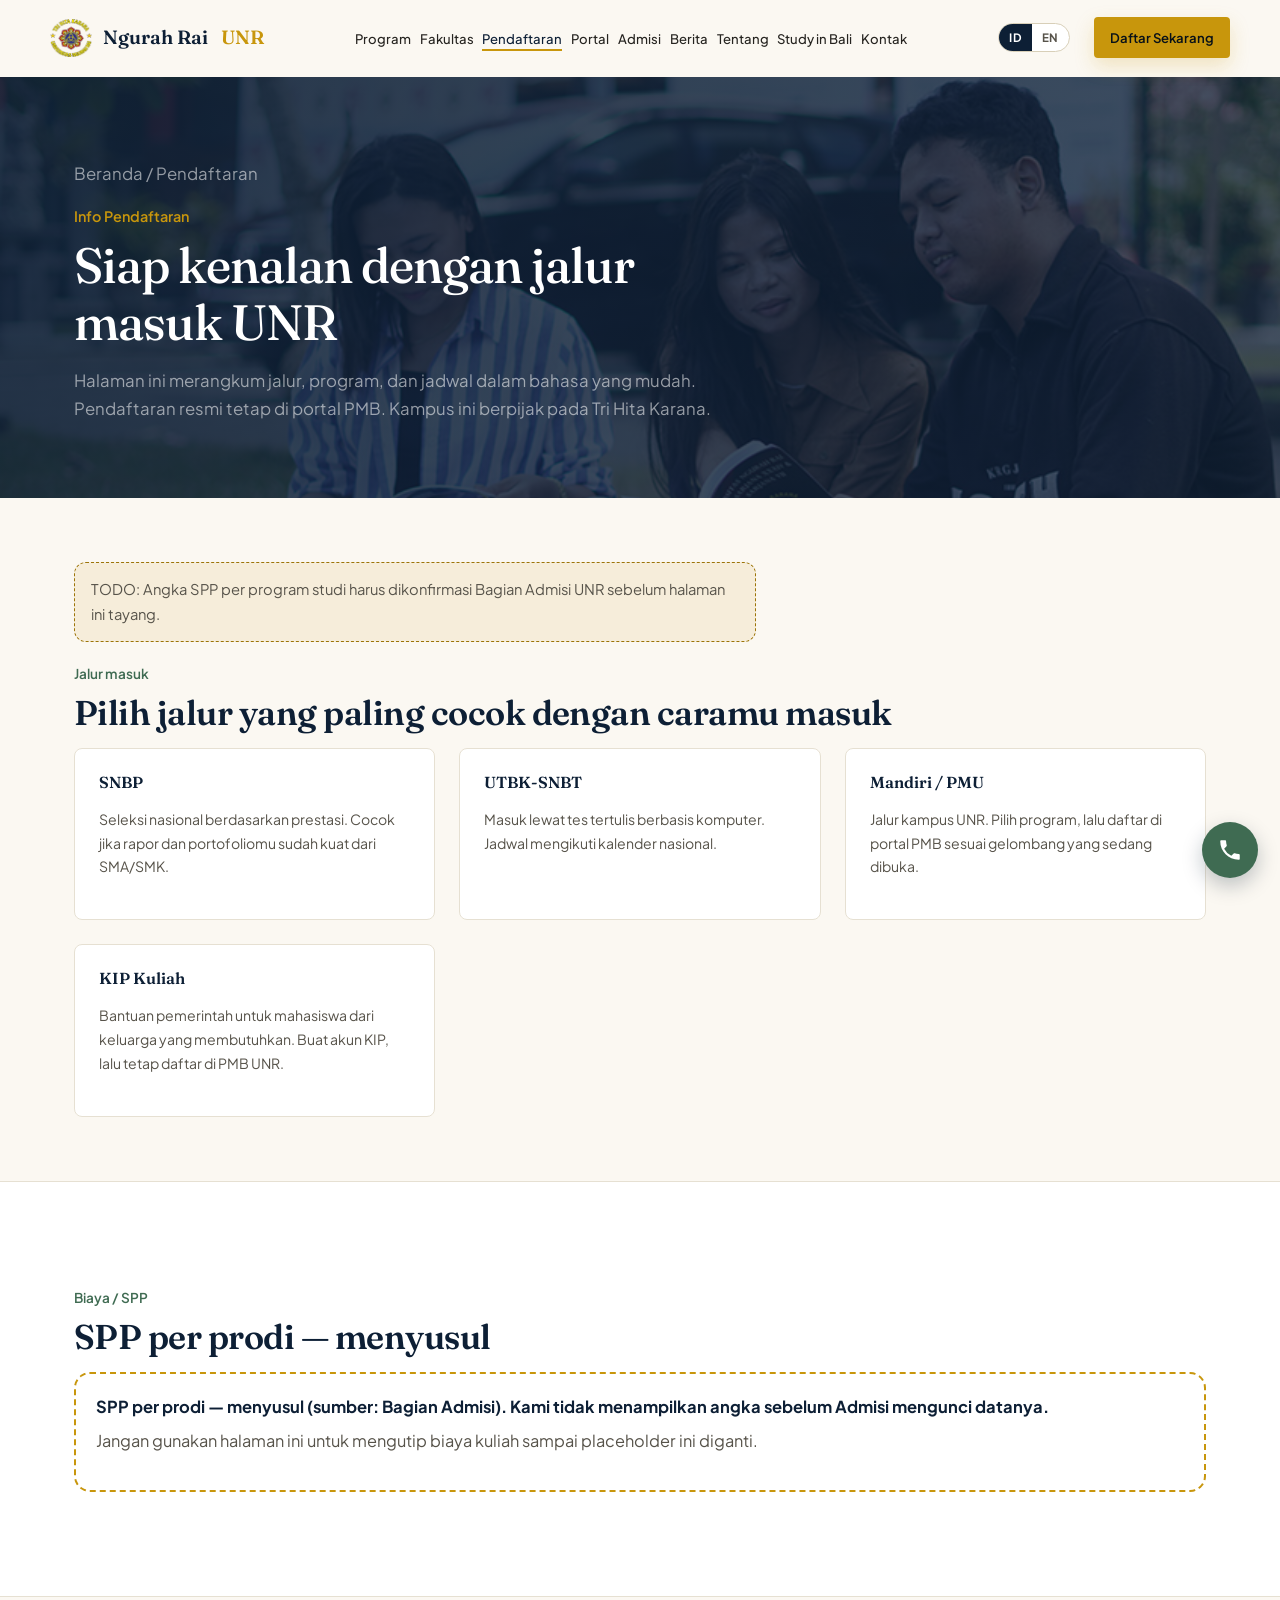
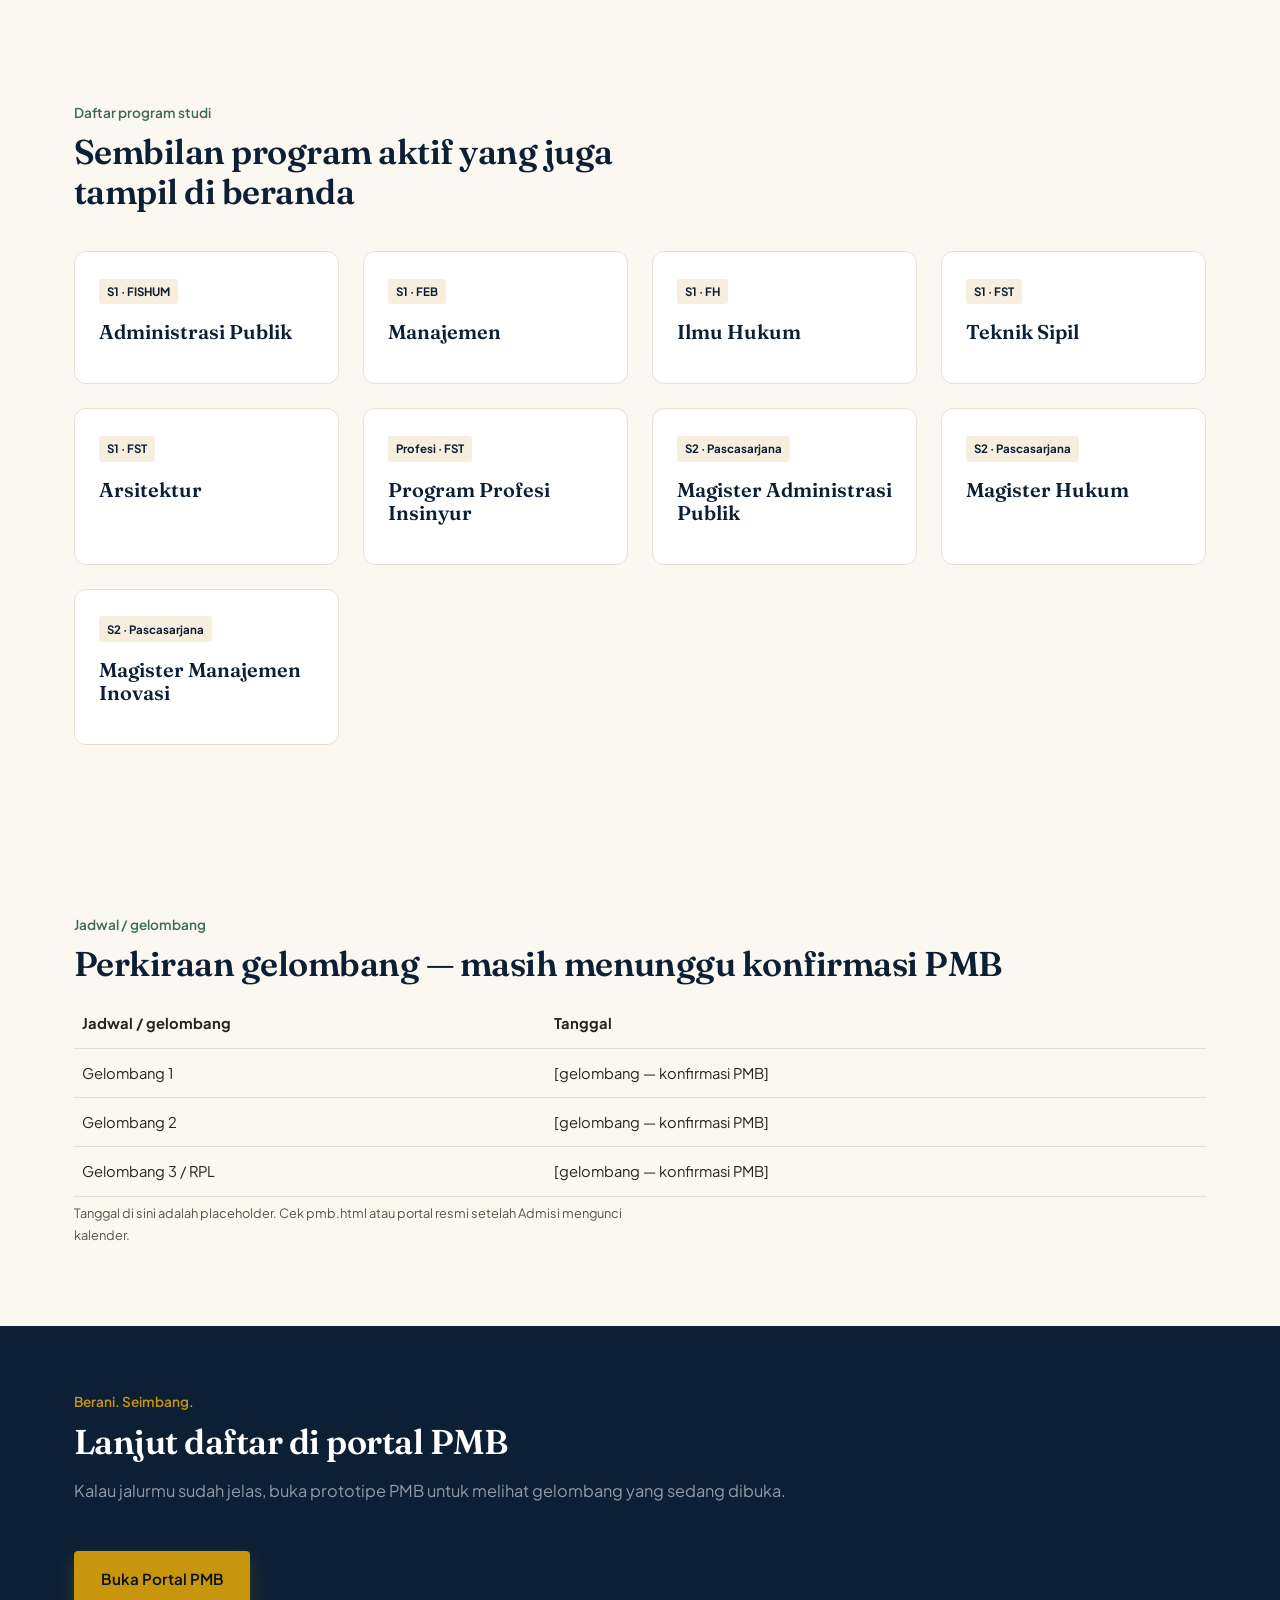
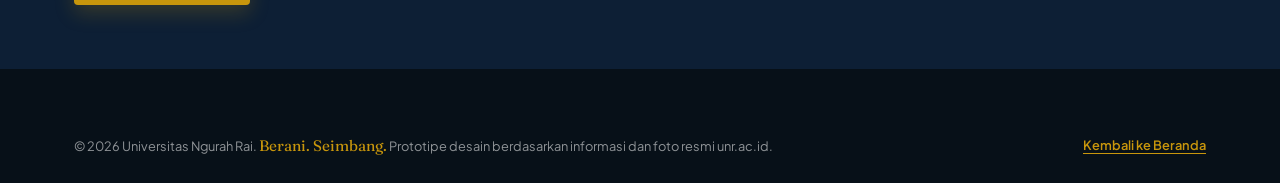
<file: pendaftaran.html>
<!DOCTYPE html>
<html lang="id" translate="no" class="notranslate">
<head>
<meta charset="UTF-8">
<meta name="viewport" content="width=device-width, initial-scale=1.0">
<meta name="google" content="notranslate">
<meta name="robots" content="index, follow">
<title>Info pendaftaran — alur dan tautan PMB UNR</title>
<meta name="description" content="Langkah mendaftar, jalur masuk, dan tautan ke portal PMB. Angka SPP yang belum dikonfirmasi ditandai TODO, bukan ditebak.">
<link rel="canonical" href="/pendaftaran.html">
<meta property="og:title" content="Info pendaftaran — alur dan tautan PMB UNR">
<meta property="og:description" content="Langkah mendaftar, jalur masuk, dan tautan ke portal PMB. Angka SPP yang belum dikonfirmasi ditandai TODO, bukan ditebak.">
<meta property="og:image" content="/assets/img/hero.jpg">
<meta property="og:url" content="/pendaftaran.html">
<meta property="og:type" content="website">
<meta property="og:locale" content="id_ID">
<meta name="twitter:card" content="summary_large_image">
<link rel="preconnect" href="https://fonts.googleapis.com">
<link rel="preconnect" href="https://fonts.gstatic.com" crossorigin>
<link href="https://fonts.googleapis.com/css2?family=Fraunces:ital,opsz,wght@0,9..144,400;0,9..144,500;0,9..144,600;1,9..144,500&family=Plus+Jakarta+Sans:wght@400;500;600;700&display=swap" rel="stylesheet">
<link rel="icon" href="/favicon.ico" sizes="any">
<link rel="icon" type="image/png" sizes="32x32" href="/assets/img/favicon-32.png">
<link rel="icon" type="image/png" sizes="192x192" href="/assets/img/favicon-192.png">
<link rel="apple-touch-icon" href="/apple-touch-icon.png">
<link rel="stylesheet" href="assets/style.css">
</head>
<body data-page="admit">
<a class="skip-link" href="#main" data-i18n="skip">Langsung ke konten</a>
<div class="nav-overlay" aria-hidden="true"></div>

<header class="site-header notranslate" translate="no">
  <div class="container nav-row">
    <a href="index.html" class="brand">
      <img src="assets/img/logo.png" alt="UNR" class="brand-logo">
      <span class="wordmark">Ngurah&nbsp;Rai <span>UNR</span></span>
    </a>
    <nav aria-label="Navigasi utama">
      <ul class="nav-links">
        <li><a href="index.html#program" data-i18n="nav.program">Program</a></li>
        <li><a href="fakultas.html" data-i18n="nav.fakultas">Fakultas</a></li>
        <li><a href="pendaftaran.html" class="active" data-i18n="nav.daftar">Pendaftaran</a></li>
        <li><a href="portal.html" data-i18n="nav.portal">Portal</a></li>
        <li><a href="pmb.html" data-i18n="nav.admisi">Admisi</a></li>
        <li><a href="berita.html" data-i18n="nav.berita">Berita</a></li>
        <li><a href="tentang.html" data-i18n="nav.tentang">Tentang</a></li>
        <li><a href="study-in-bali.html">Study in Bali</a></li>
        <li><a href="kontak.html" data-i18n="nav.kontak">Kontak</a></li>
      </ul>
    </nav>
    <div class="nav-cta">
      <div class="lang-switch" role="group" aria-label="Language">
        <button type="button" data-lang="id" class="active">ID</button>
        <button type="button" data-lang="en">EN</button>
      </div>
      <a href="pmb.html" class="btn btn-primary" data-i18n="cta.apply">Daftar Sekarang</a>
      <button class="nav-toggle" aria-label="Buka menu" aria-expanded="false" data-i18n-aria="cta.menu">
        <svg viewBox="0 0 24 24" fill="none" stroke="currentColor" stroke-width="2.2"><path d="M3 6h18M3 12h18M3 18h18"/></svg>
      </button>
    </div>
  </div>
</header>

<main id="main">
  <section class="page-hero">
    <div class="container">
      <p class="breadcrumb"><a href="index.html" data-i18n="crumb.home">Beranda</a> / <span data-i18n="nav.daftar">Pendaftaran</span></p>
      <p class="kicker" data-i18n="info.k">Info Pendaftaran</p>
      <h1 data-i18n="info.t">Siap kenalan dengan jalur masuk UNR</h1>
      <p data-i18n="info.lead">Halaman ini merangkum jalur, program, dan jadwal dalam bahasa yang mudah. Pendaftaran resmi tetap di portal PMB. Kampus ini berpijak pada Tri Hita Karana.</p>
    </div>
  </section>

  <section class="section-tight">
    <div class="container">
      <!-- TODO: Angka SPP per program studi harus dikonfirmasi Bagian Admisi UNR sebelum halaman ini tayang. -->
      <p class="todo-banner" data-i18n="info.todo">TODO: Angka SPP per program studi harus dikonfirmasi Bagian Admisi UNR sebelum halaman ini tayang.</p>

      <p class="kicker" data-i18n="info.pathK">Jalur masuk</p>
      <h2 data-i18n="info.pathT">Pilih jalur yang paling cocok dengan caramu masuk</h2>
      <div class="info-grid">
        <article class="info-card" data-reveal>
          <h3 data-i18n="info.snbp">SNBP</h3>
          <p data-i18n="info.snbpP">Seleksi nasional berdasarkan prestasi. Cocok jika rapor dan portofoliomu sudah kuat dari SMA/SMK.</p>
        </article>
        <article class="info-card" data-reveal data-reveal-delay="60">
          <h3 data-i18n="info.snbt">UTBK-SNBT</h3>
          <p data-i18n="info.snbtP">Masuk lewat tes tertulis berbasis komputer. Jadwal mengikuti kalender nasional.</p>
        </article>
        <article class="info-card" data-reveal data-reveal-delay="120">
          <h3 data-i18n="info.mandiri">Mandiri / PMU</h3>
          <p data-i18n="info.mandiriP">Jalur kampus UNR. Pilih program, lalu daftar di portal PMB sesuai gelombang yang sedang dibuka.</p>
        </article>
        <article class="info-card" data-reveal data-reveal-delay="180">
          <h3 data-i18n="info.kip">KIP Kuliah</h3>
          <p data-i18n="info.kipP">Bantuan pemerintah untuk mahasiswa dari keluarga yang membutuhkan. Buat akun KIP, lalu tetap daftar di PMB UNR.</p>
        </article>
      </div>
    </div>
  </section>

  <section id="biaya" style="background:var(--paper); border-top:1px solid var(--line); border-bottom:1px solid var(--line);">
    <div class="container">
      <p class="kicker" data-i18n="info.feeK">Biaya / SPP</p>
      <h2 data-i18n="info.feeT">SPP per prodi — menyusul</h2>
      <!-- SPP per prodi — menyusul (sumber: Bagian Admisi). Do not invent rupiah figures. -->
      <div class="spp-placeholder" data-reveal>
        <strong data-i18n="info.feeP">SPP per prodi — menyusul (sumber: Bagian Admisi). Kami tidak menampilkan angka sebelum Admisi mengunci datanya.</strong>
        <p data-i18n="info.feeNote">Jangan gunakan halaman ini untuk mengutip biaya kuliah sampai placeholder ini diganti.</p>
      </div>
    </div>
  </section>

  <section>
    <div class="container">
      <div class="section-head" data-reveal>
        <p class="kicker" data-i18n="info.prodiK">Daftar program studi</p>
        <h2 data-i18n="info.prodiT">Sembilan program aktif yang juga tampil di beranda</h2>
      </div>
      <div class="program-grid">
        <article class="program-card" data-reveal><span class="program-tag">S1 · FISHUM</span><h3 data-i18n="prog.ap">Administrasi Publik</h3></article>
        <article class="program-card" data-reveal><span class="program-tag">S1 · FEB</span><h3 data-i18n="prog.mn">Manajemen</h3></article>
        <article class="program-card" data-reveal><span class="program-tag">S1 · FH</span><h3 data-i18n="prog.ih">Ilmu Hukum</h3></article>
        <article class="program-card" data-reveal><span class="program-tag">S1 · FST</span><h3 data-i18n="prog.ts">Teknik Sipil</h3></article>
        <article class="program-card" data-reveal><span class="program-tag">S1 · FST</span><h3 data-i18n="prog.ar">Arsitektur</h3></article>
        <article class="program-card" data-reveal><span class="program-tag">Profesi · FST</span><h3 data-i18n="prog.ppi">Program Profesi Insinyur</h3></article>
        <article class="program-card" data-reveal><span class="program-tag">S2 · Pascasarjana</span><h3 data-i18n="prog.map">Magister Administrasi Publik</h3></article>
        <article class="program-card" data-reveal><span class="program-tag">S2 · Pascasarjana</span><h3 data-i18n="prog.mh">Magister Hukum</h3></article>
        <article class="program-card" data-reveal><span class="program-tag">S2 · Pascasarjana</span><h3 data-i18n="prog.mmi">Magister Manajemen Inovasi</h3></article>
      </div>
    </div>
  </section>

  <section class="section-tight">
    <div class="container">
      <p class="kicker" data-i18n="info.schK">Jadwal / gelombang</p>
      <h2 data-i18n="info.schT">Perkiraan gelombang — masih menunggu konfirmasi PMB</h2>
      <table class="schedule-table" data-reveal>
        <thead>
          <tr><th data-i18n="info.schK">Jadwal / gelombang</th><th>Tanggal</th></tr>
        </thead>
        <tbody>
          <tr><td data-i18n="info.sch1">Gelombang 1</td><td data-i18n="info.schDate">[gelombang — konfirmasi PMB]</td></tr>
          <tr><td data-i18n="info.sch2">Gelombang 2</td><td data-i18n="info.schDate">[gelombang — konfirmasi PMB]</td></tr>
          <tr><td data-i18n="info.sch3">Gelombang 3 / RPL</td><td data-i18n="info.schDate">[gelombang — konfirmasi PMB]</td></tr>
        </tbody>
      </table>
      <p class="ext-note" data-i18n="info.schNote">Tanggal di sini adalah placeholder. Cek pmb.html atau portal resmi setelah Admisi mengunci kalender.</p>
    </div>
  </section>

  <section class="duta-block">
    <div class="container">
      <p class="kicker">Berani. Seimbang.</p>
      <h2 data-i18n="info.ctaT">Lanjut daftar di portal PMB</h2>
      <p data-i18n="info.ctaP">Kalau jalurmu sudah jelas, buka prototipe PMB untuk melihat gelombang yang sedang dibuka.</p>
      <div class="faces-cta">
        <a href="pmb.html" class="btn btn-primary" data-i18n="cta.openPmb">Buka Portal PMB</a>
      </div>
    </div>
  </section>
</main>

<footer class="site-footer">
  <div class="container">
    <div class="footer-bottom" style="border-top:none; padding-top:0;">
      <span>© <span data-year>2026</span> Universitas Ngurah Rai. <span class="footer-sig" data-i18n="foot.sig">Berani. Seimbang.</span> <span data-i18n="foot.copy">Prototipe desain berdasarkan informasi dan foto resmi unr.ac.id.</span></span>
      <a href="index.html" class="text-link" style="color:var(--gold);" data-i18n="foot.home">Kembali ke Beranda</a>
    </div>
  </div>
</footer>

<a class="wa-float" href="tel:+62361462617" aria-label="Telepon kampus UNR" data-i18n-aria="cta.phone">
  <svg viewBox="0 0 24 24"><path d="M6.6 10.8a15.1 15.1 0 006.6 6.6l2.2-2.2c.3-.3.7-.4 1-.2 1.1.4 2.3.6 3.6.6.5 0 1 .4 1 1V20c0 .6-.4 1-1 1C10.6 21 3 13.4 3 4c0-.6.4-1 1-1h3.4c.6 0 1 .4 1 1 0 1.3.2 2.5.6 3.6.1.4 0 .7-.2 1L6.6 10.8z"/></svg>
</a>
<button class="back-to-top" type="button" aria-label="Kembali ke atas" data-i18n-aria="cta.top">↑</button>
<script src="assets/i18n.js"></script>
<script src="assets/script.js"></script>
</body>
</html>
</file>
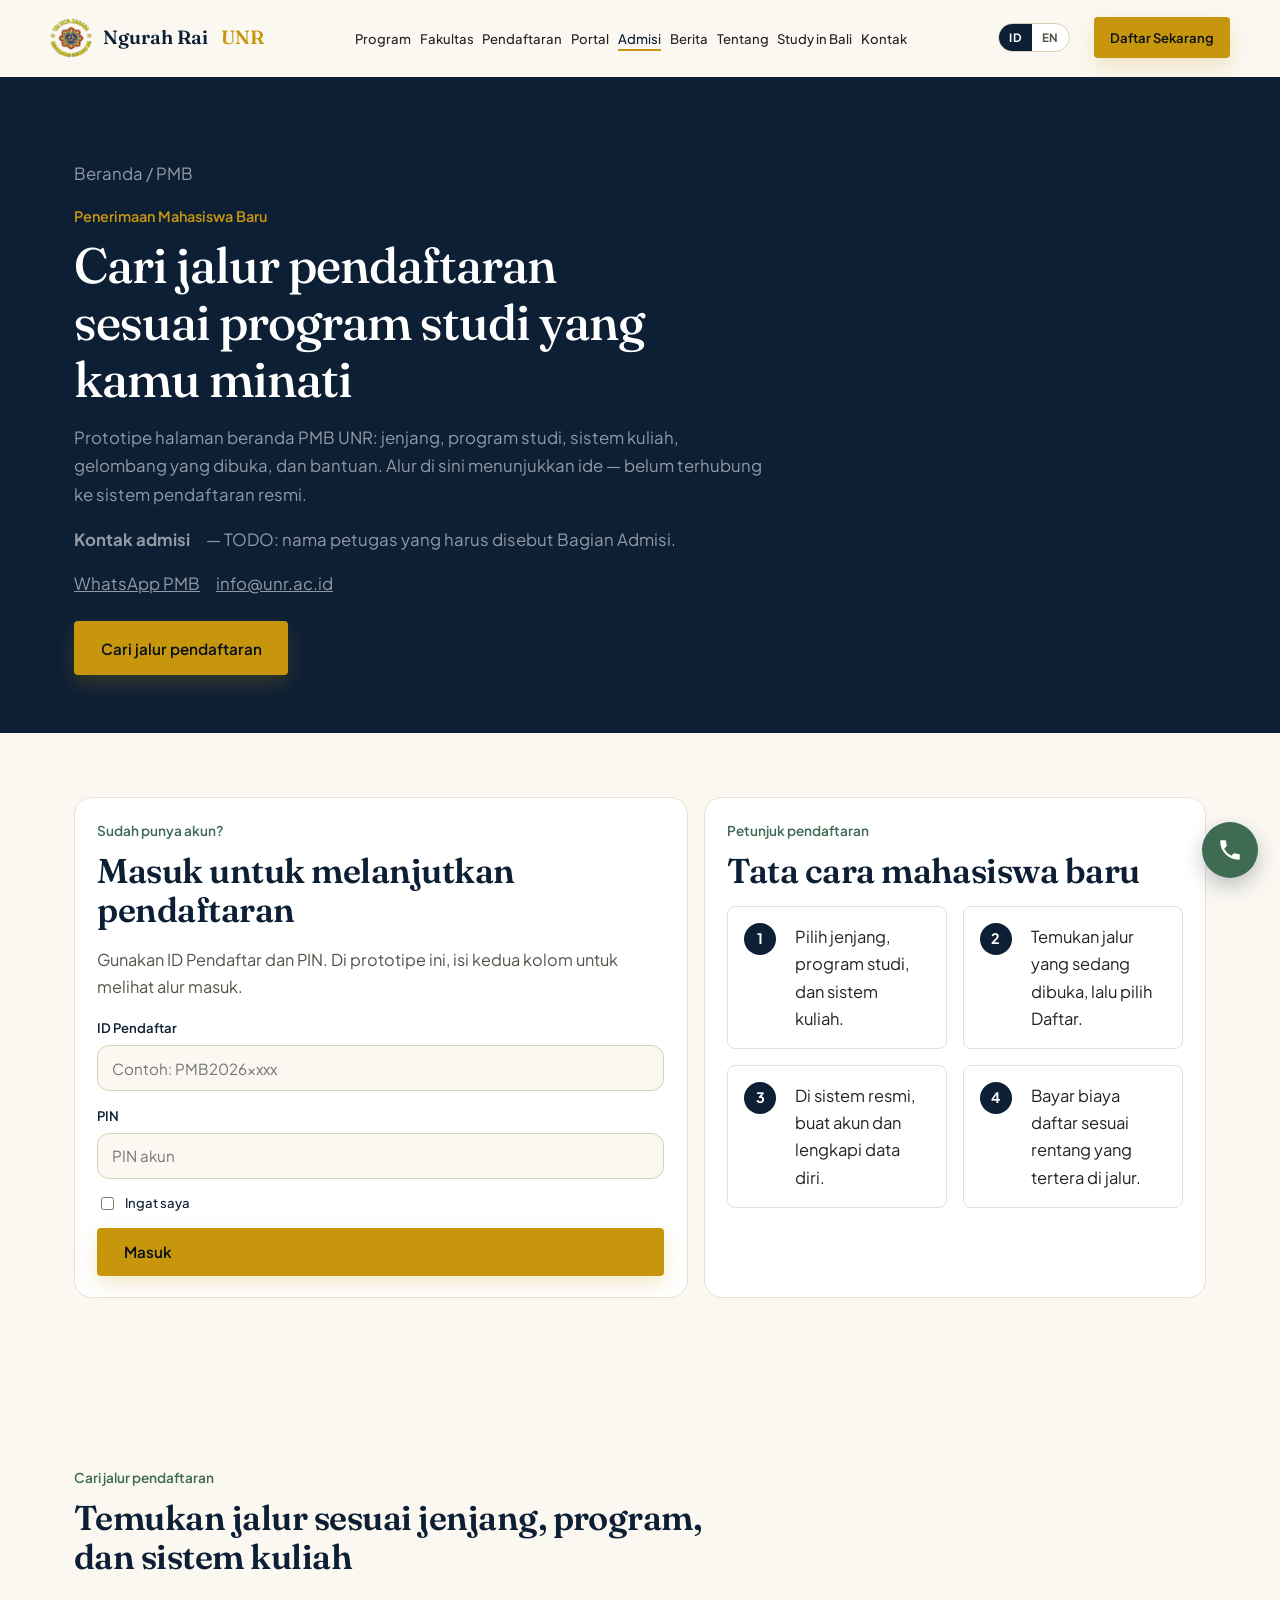
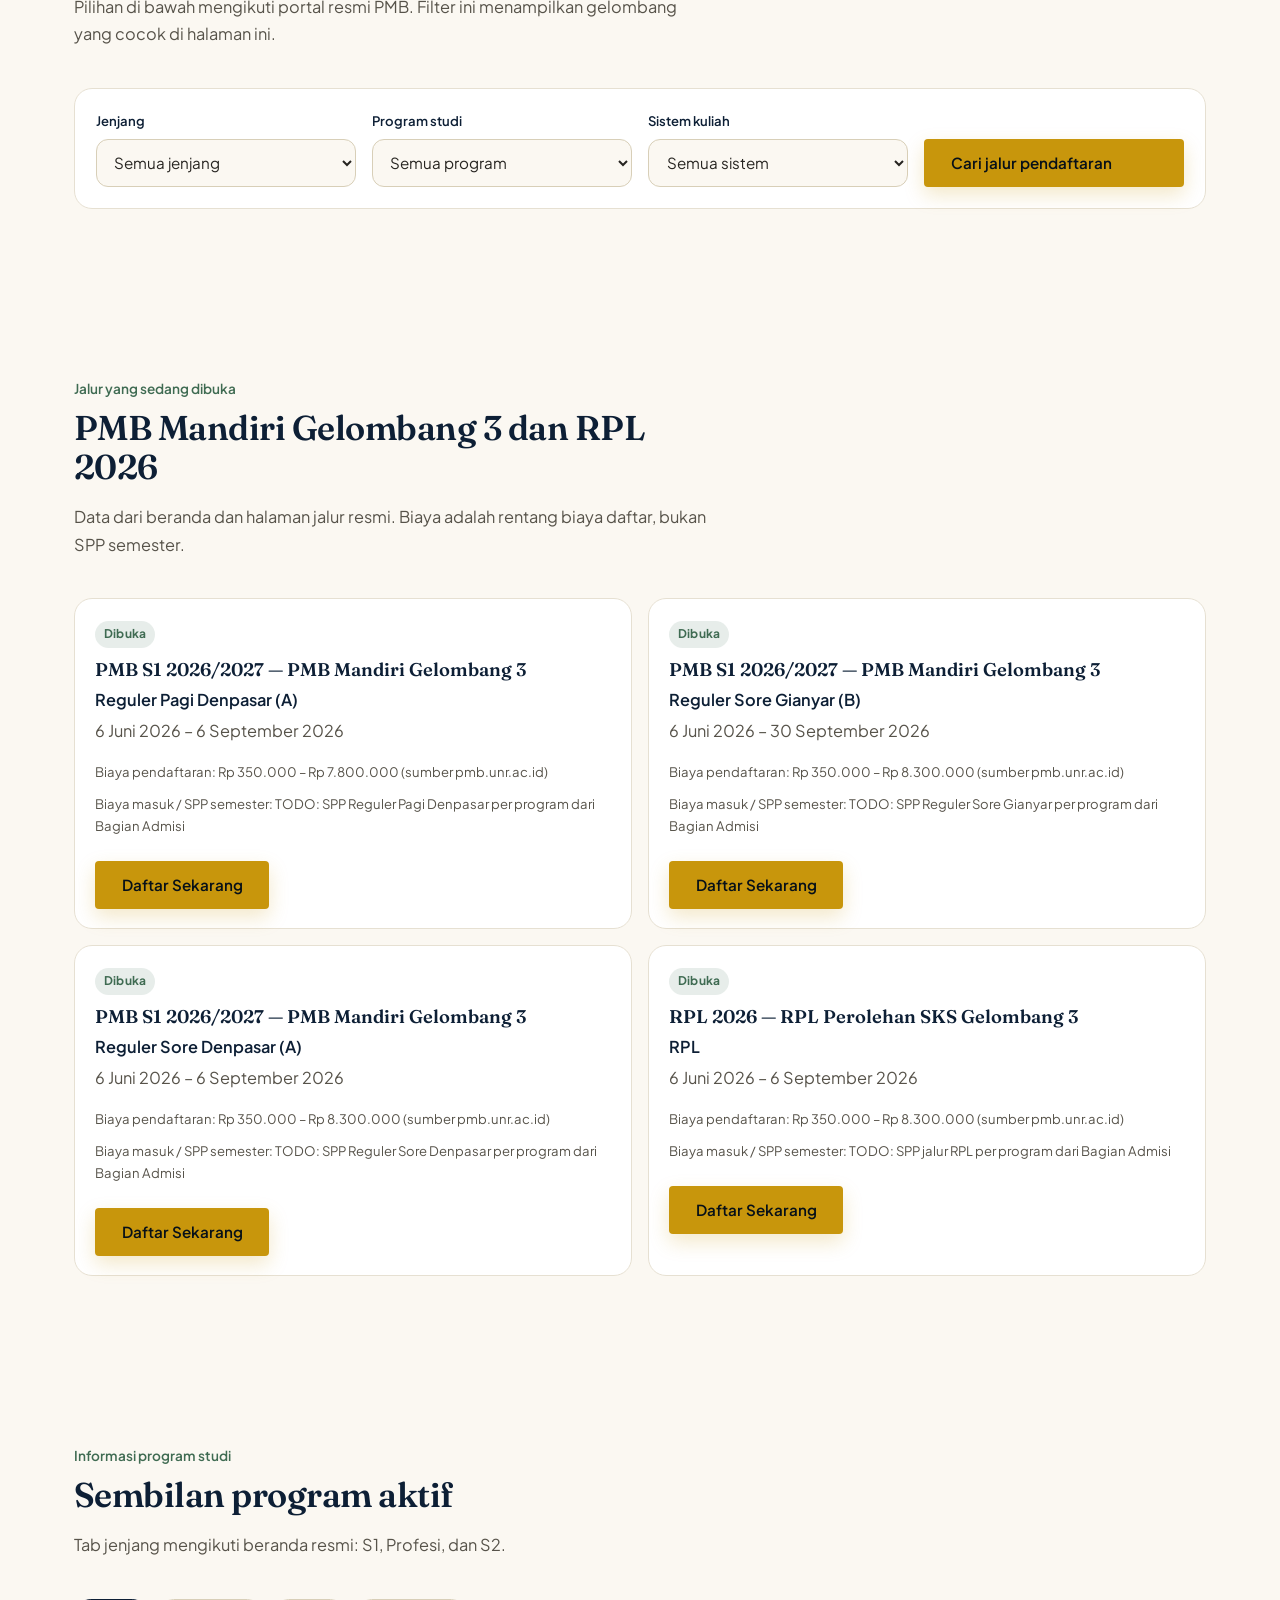
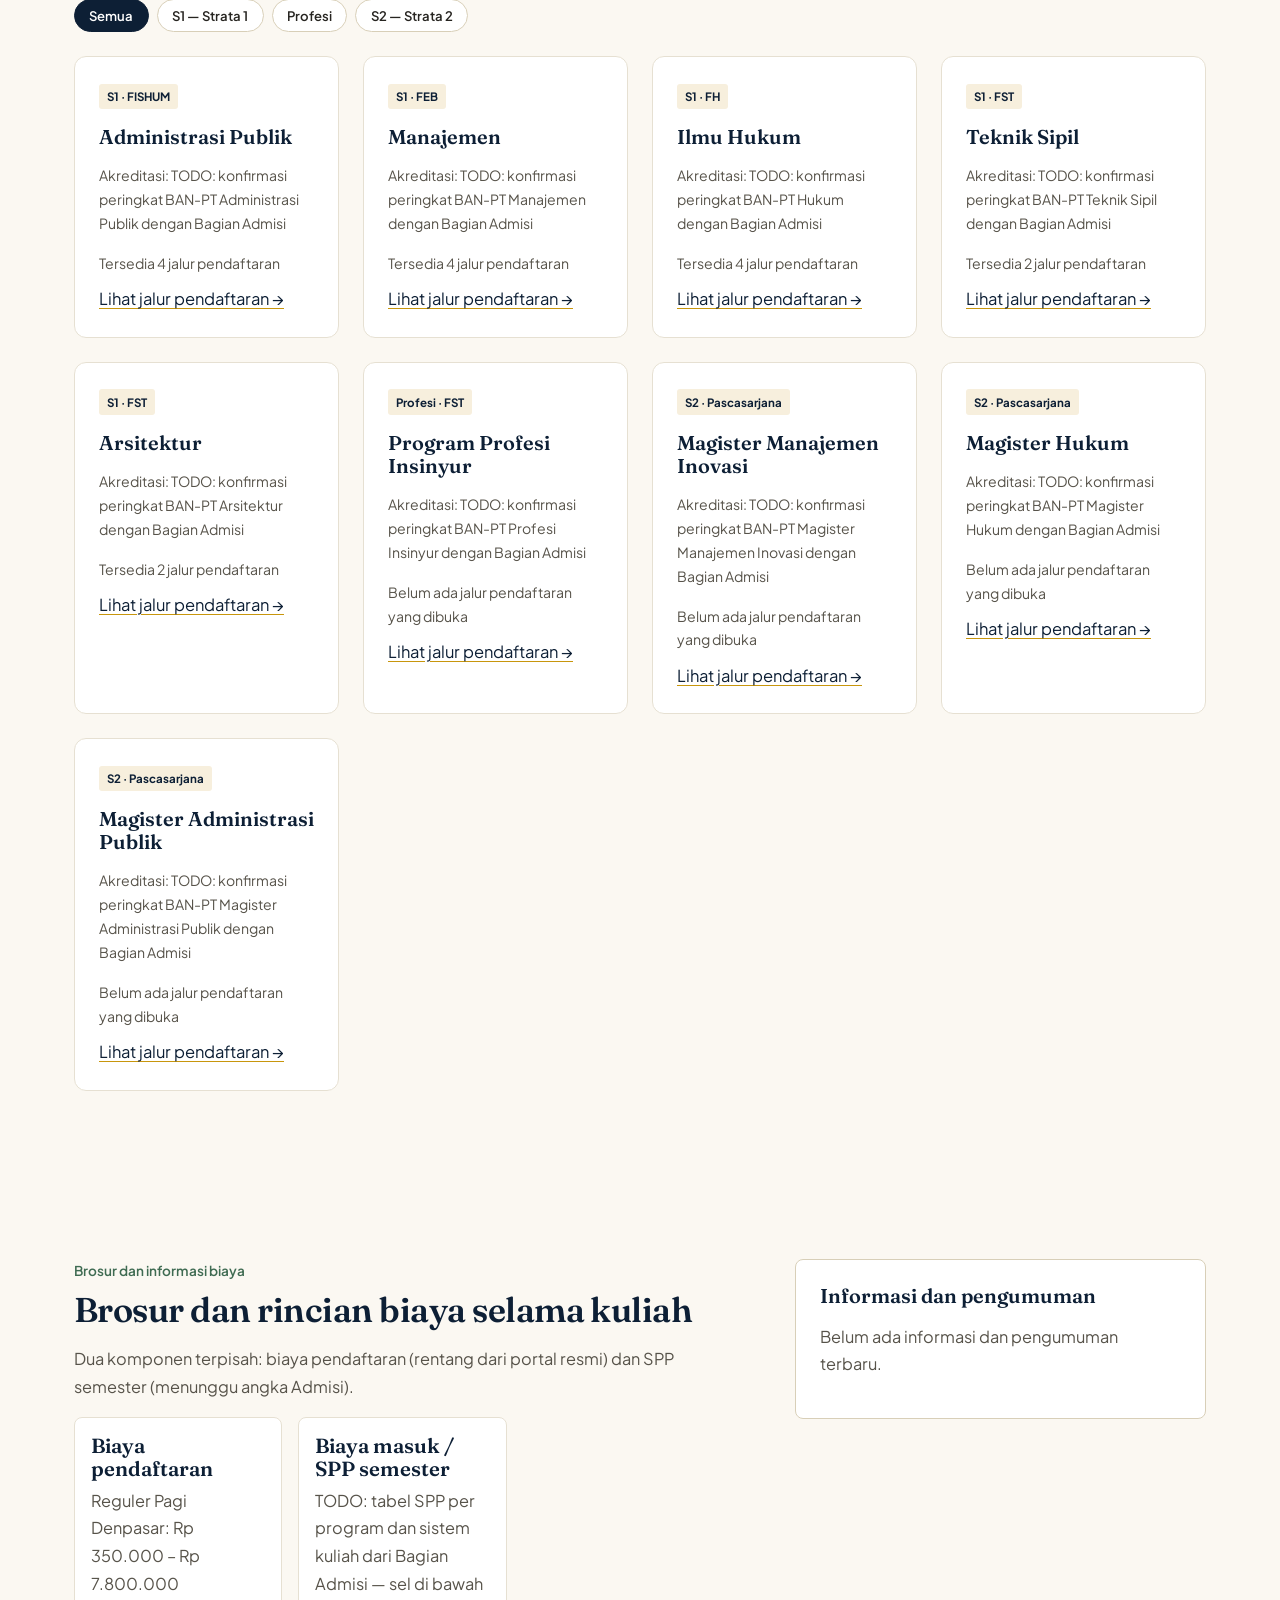
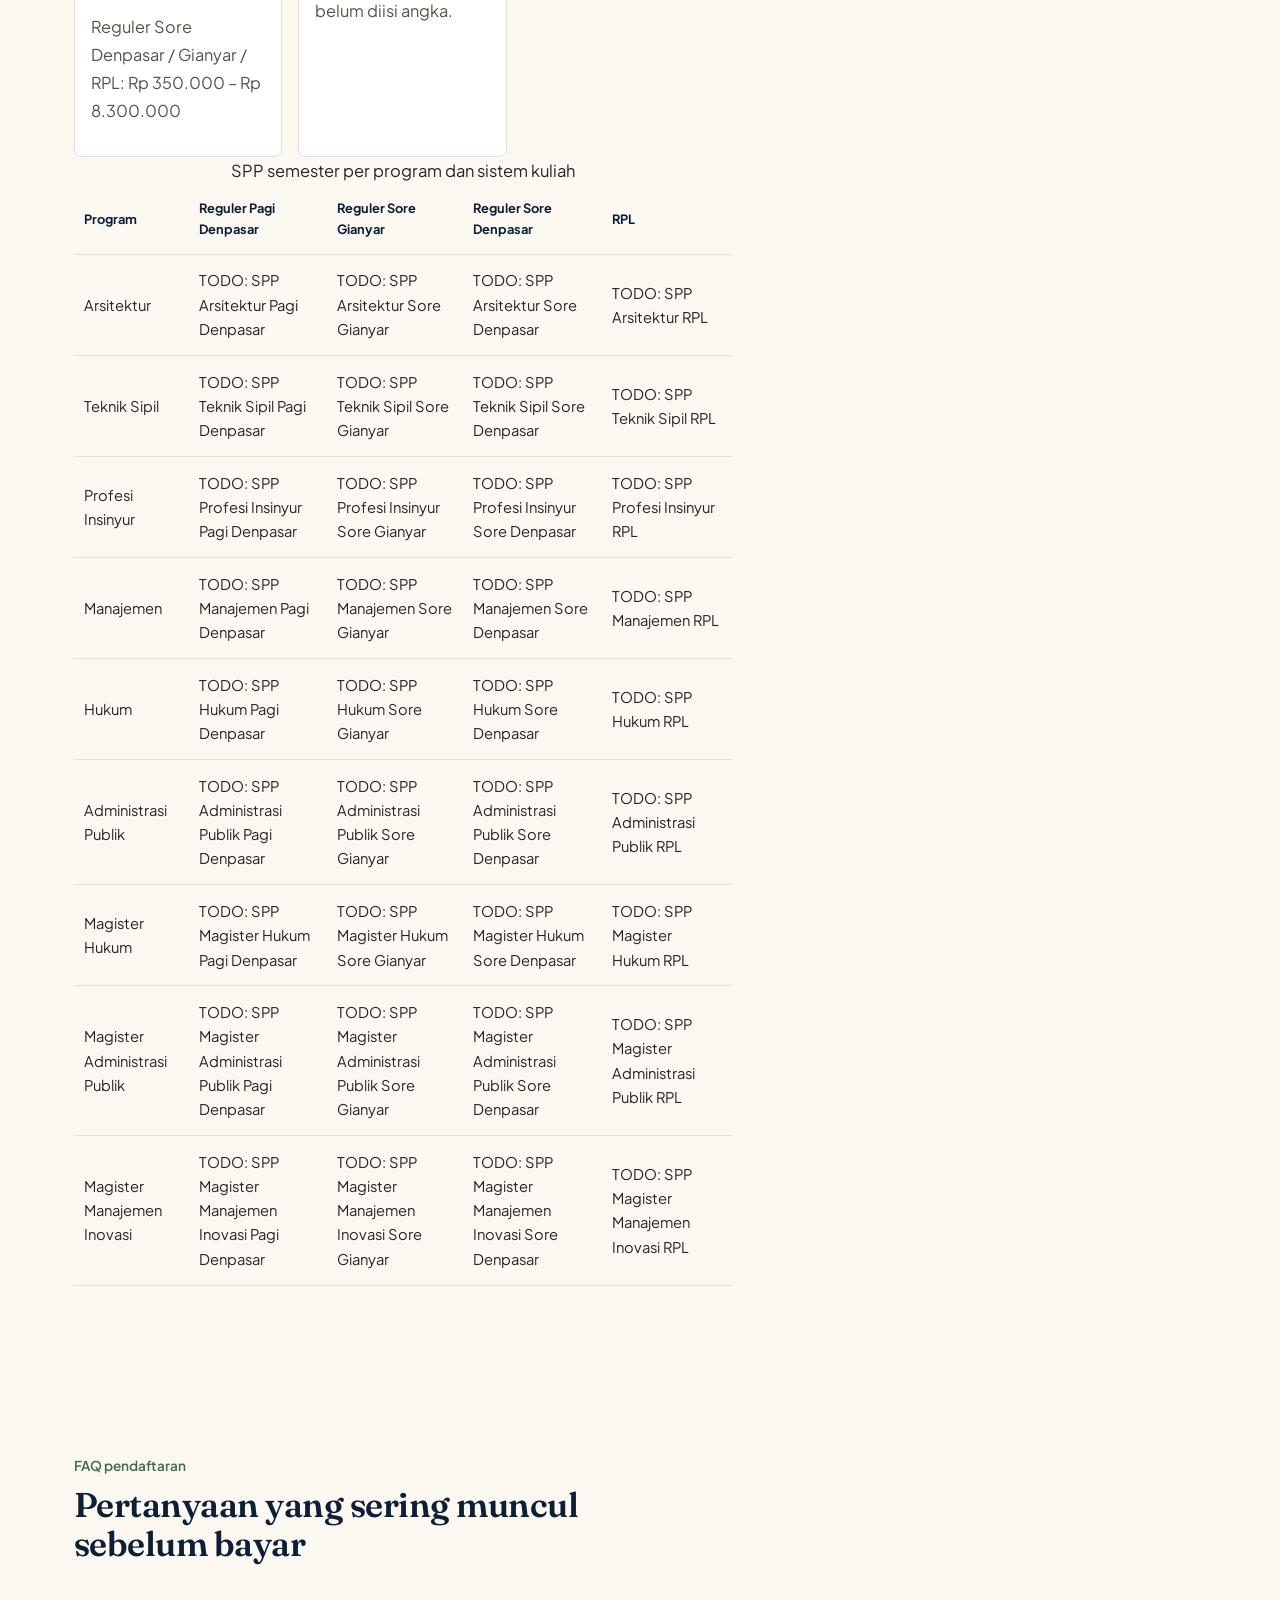
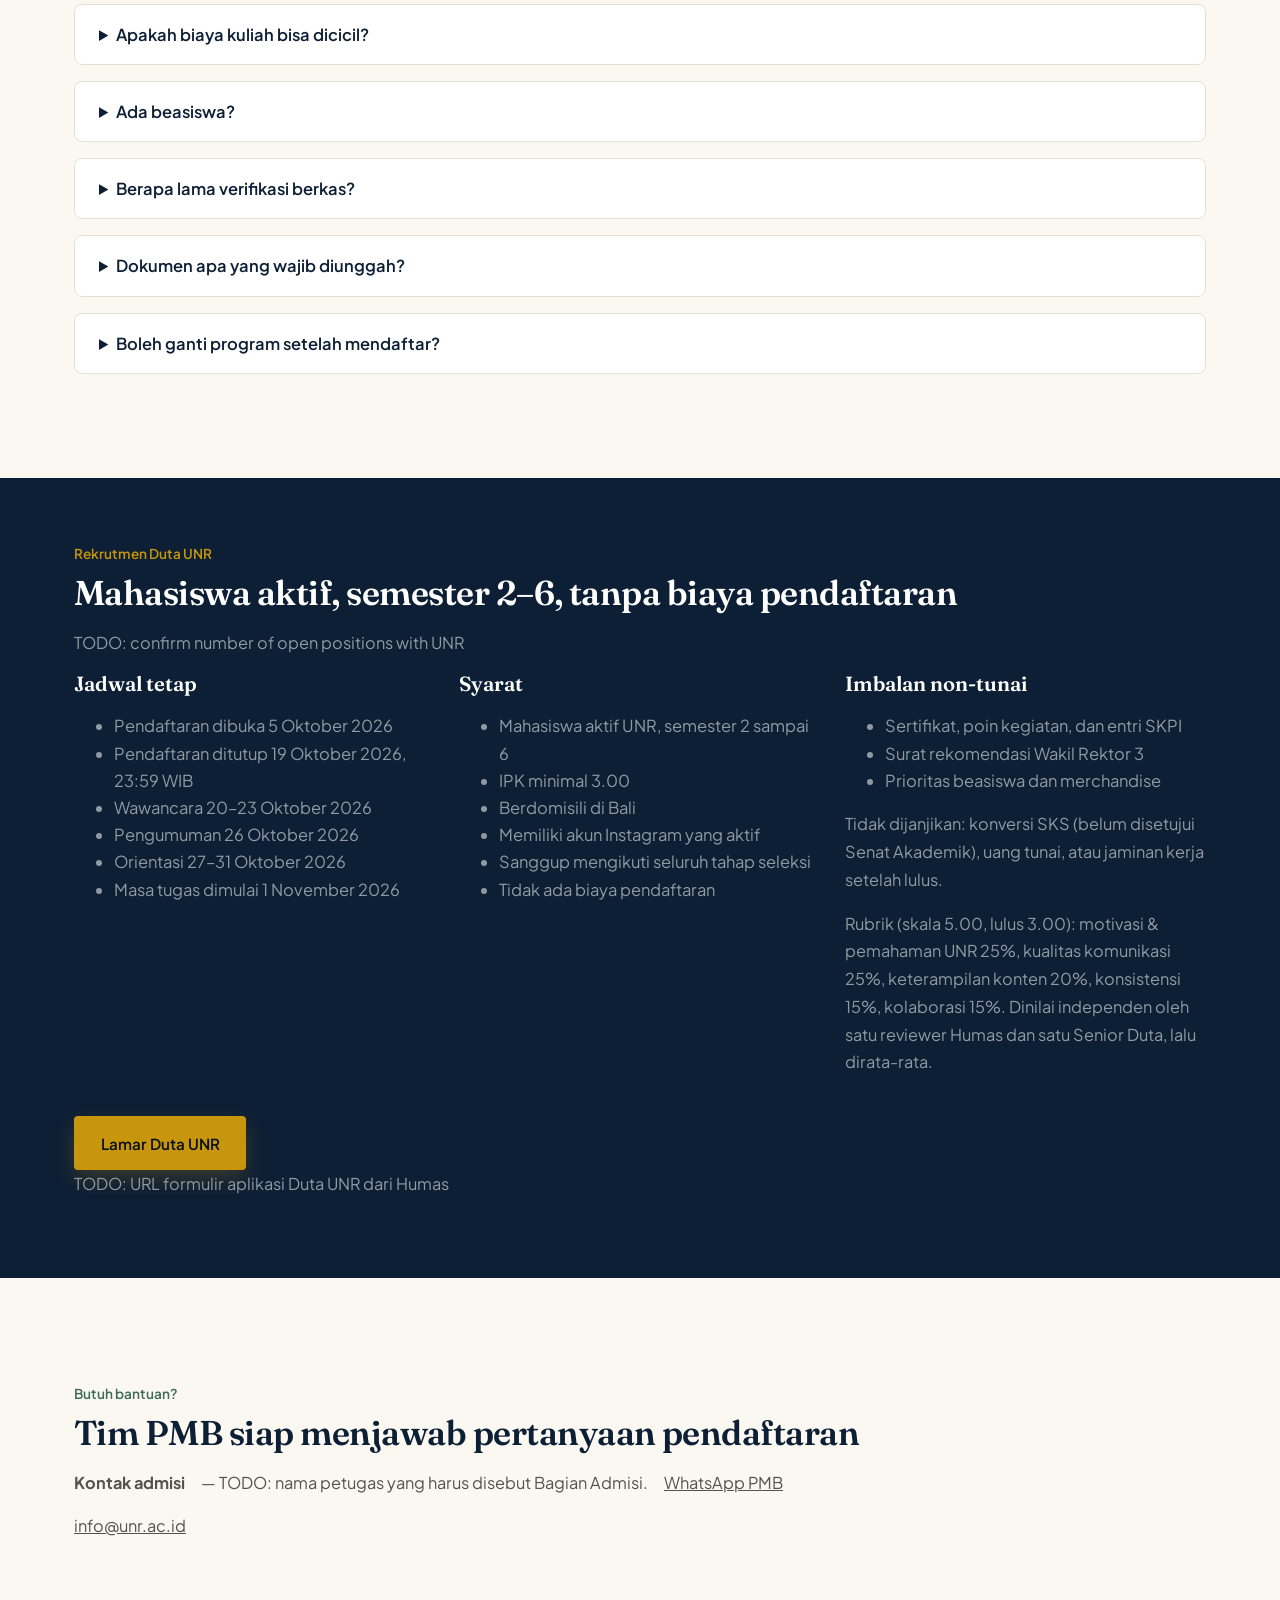
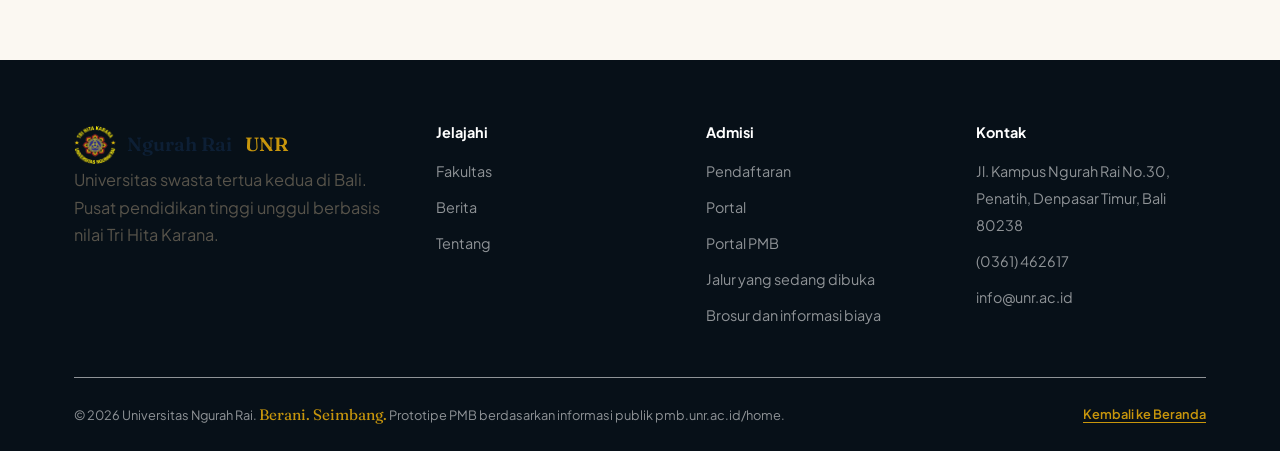
<file: pmb.html>
<!DOCTYPE html>
<html lang="id" translate="no" class="notranslate">
<head>
<meta charset="UTF-8">
<meta name="viewport" content="width=device-width, initial-scale=1.0">
<meta name="google" content="notranslate">
<meta name="robots" content="index, follow">
<title>PMB — Jalur, biaya, dan pendaftaran mahasiswa baru UNR</title>
<meta name="description" content="Cari jalur masuk, pecah biaya pendaftaran vs SPP, FAQ, dan kontak admisi. Prototipe berdasarkan portal PMB resmi.">
<link rel="canonical" href="/pmb.html">
<meta property="og:title" content="PMB — Jalur, biaya, dan pendaftaran mahasiswa baru UNR">
<meta property="og:description" content="Cari jalur masuk, pecah biaya pendaftaran vs SPP, FAQ, dan kontak admisi. Prototipe berdasarkan portal PMB resmi.">
<meta property="og:image" content="/assets/img/hero.jpg">
<meta property="og:url" content="/pmb.html">
<meta property="og:type" content="website">
<meta property="og:locale" content="id_ID">
<meta name="twitter:card" content="summary_large_image">
<link rel="preconnect" href="https://fonts.googleapis.com">
<link rel="preconnect" href="https://fonts.gstatic.com" crossorigin>
<link href="https://fonts.googleapis.com/css2?family=Fraunces:ital,opsz,wght@0,9..144,400;0,9..144,500;0,9..144,600;1,9..144,500&family=Plus+Jakarta+Sans:wght@400;500;600;700&display=swap" rel="stylesheet">
<link rel="icon" href="/favicon.ico" sizes="any">
<link rel="icon" type="image/png" sizes="32x32" href="/assets/img/favicon-32.png">
<link rel="icon" type="image/png" sizes="192x192" href="/assets/img/favicon-192.png">
<link rel="apple-touch-icon" href="/apple-touch-icon.png">
<link rel="stylesheet" href="assets/style.css">
</head>
<body data-page="pmb">
<a class="skip-link" href="#main" data-i18n="skip">Langsung ke konten</a>
<div class="nav-overlay" aria-hidden="true"></div>

<header class="site-header notranslate" translate="no">
  <div class="container nav-row">
    <a href="index.html" class="brand">
      <img src="assets/img/logo.png" alt="UNR" class="brand-logo">
      <span class="wordmark">Ngurah&nbsp;Rai <span>UNR</span></span>
    </a>
    <nav aria-label="Navigasi utama">
      <ul class="nav-links">
        <li><a href="index.html#program" data-i18n="nav.program">Program</a></li>
        <li><a href="fakultas.html" data-i18n="nav.fakultas">Fakultas</a></li>
        <li><a href="pendaftaran.html" data-i18n="nav.daftar">Pendaftaran</a></li>
        <li><a href="portal.html" data-i18n="nav.portal">Portal</a></li>
        <li><a href="pmb.html" class="active" data-i18n="nav.admisi">Admisi</a></li>
        <li><a href="berita.html" data-i18n="nav.berita">Berita</a></li>
        <li><a href="tentang.html" data-i18n="nav.tentang">Tentang</a></li>
          <li><a href="study-in-bali.html">Study in Bali</a></li>
        <li><a href="kontak.html" data-i18n="nav.kontak">Kontak</a></li>
      </ul>
    </nav>
    <div class="nav-cta">
      <div class="lang-switch" role="group" aria-label="Language">
        <button type="button" data-lang="id" class="active">ID</button>
        <button type="button" data-lang="en">EN</button>
      </div>
      <a href="#cari" class="btn btn-primary" data-i18n="cta.apply">Daftar Sekarang</a>
      <button class="nav-toggle" aria-label="Buka menu" aria-expanded="false" data-i18n-aria="cta.menu">
        <svg viewBox="0 0 24 24" fill="none" stroke="currentColor" stroke-width="2.2"><path d="M3 6h18M3 12h18M3 18h18"/></svg>
      </button>
    </div>
  </div>
</header>

<main id="main">
  <section class="page-hero pmb-hero">
    <div class="container">
      <p class="breadcrumb"><a href="index.html" data-i18n="crumb.home">Beranda</a> / <span data-i18n="crumb.pmb">PMB</span></p>
      <p class="kicker" data-i18n="pmb.k">Penerimaan Mahasiswa Baru</p>
      <h1 data-i18n="pmb.t">Cari jalur pendaftaran sesuai program studi yang kamu minati</h1>
      <p data-i18n="pmb.lead">Prototipe halaman beranda PMB UNR: jenjang, program studi, sistem kuliah, gelombang yang dibuka, dan bantuan. Alur di sini menunjukkan ide — belum terhubung ke sistem pendaftaran resmi.</p>
      <p class="admit-contact">
        <strong>Kontak admisi</strong> — TODO: nama petugas yang harus disebut Bagian Admisi.
        <a href="https://wa.me/6282144011300?text=Saya%20tanya%20terkait%20pendaftaran" target="_blank" rel="noopener">WhatsApp PMB</a>
        <a href="mailto:info@unr.ac.id">info@unr.ac.id</a>
      </p>
      <div class="hero-actions pmb-hero-actions">
        <a href="#cari" class="btn btn-primary" data-i18n="pmb.findCta">Cari jalur pendaftaran</a>
      </div>
    </div>
  </section>

  <section class="section-tight" id="akun">
    <div class="container pmb-split">
      <div class="pmb-panel" data-reveal>
        <p class="kicker" data-i18n="pmb.accountK">Sudah punya akun?</p>
        <h2 data-i18n="pmb.accountT">Masuk untuk melanjutkan pendaftaran</h2>
        <p data-i18n="pmb.accountP">Gunakan ID Pendaftar dan PIN. Di prototipe ini, isi kedua kolom untuk melihat alur masuk.</p>
        <form class="pmb-login" data-pmb-login>
          <label>
            <span data-i18n="pmb.idLabel">ID Pendaftar</span>
            <input type="text" name="applicantId" required autocomplete="username" data-i18n-placeholder="pmb.idPh" placeholder="Contoh: PMB2026xxxx">
          </label>
          <label>
            <span data-i18n="pmb.pinLabel">PIN</span>
            <input type="password" name="pin" required autocomplete="current-password" data-i18n-placeholder="pmb.pinPh" placeholder="PIN akun">
          </label>
          <label class="pmb-check">
            <input type="checkbox" name="remember">
            <span data-i18n="pmb.remember">Ingat saya</span>
          </label>
          <button class="btn btn-primary" type="submit" data-i18n="pmb.login">Masuk</button>
          <p class="form-status" data-pmb-login-status hidden></p>
        </form>
      </div>
      <div class="pmb-panel" data-reveal>
        <p class="kicker" data-i18n="pmb.guideK">Petunjuk pendaftaran</p>
        <h2 data-i18n="pmb.guideT">Tata cara mahasiswa baru</h2>
        <ol class="visual-stepper">
          <li data-i18n="pmb.step1">Pilih jenjang, program studi, dan sistem kuliah.</li>
          <li data-i18n="pmb.step2">Temukan jalur yang sedang dibuka, lalu pilih Daftar.</li>
          <li data-i18n="pmb.step3">Di sistem resmi, buat akun dan lengkapi data diri.</li>
          <li data-i18n="pmb.step4">Bayar biaya pendaftaran (terpisah dari SPP semester).</li>
        </ol>
      </div>
    </div>
  </section>

  <section id="cari">
    <div class="container">
      <div class="section-head" data-reveal>
        <p class="kicker" data-i18n="pmb.findK">Cari jalur pendaftaran</p>
        <h2 data-i18n="pmb.findT">Temukan jalur sesuai jenjang, program, dan sistem kuliah</h2>
        <p data-i18n="pmb.findP">Pilihan mengikuti beranda resmi PMB. Filter menampilkan gelombang yang cocok di halaman ini.</p>
      </div>
      <form class="pmb-finder" data-pmb-finder data-reveal>
        <label>
          <span data-i18n="pmb.level">Jenjang</span>
          <select name="level">
            <option value="" data-i18n="pmb.levelAll">Semua jenjang</option>
            <option value="s1">S1 — Strata 1</option>
            <option value="prof" data-i18n="pmb.levelProf">Prof — Profesi</option>
            <option value="s2">S2 — Strata 2</option>
          </select>
        </label>
        <label>
          <span data-i18n="pmb.program">Program studi</span>
          <select name="program">
            <option value="" data-i18n="pmb.programAll">Semua program</option>
            <option value="ap" data-level="s1">S1 Administrasi Publik</option>
            <option value="mn" data-level="s1">S1 Manajemen</option>
            <option value="ih" data-level="s1">S1 Hukum</option>
            <option value="ts" data-level="s1">S1 Teknik Sipil</option>
            <option value="ar" data-level="s1">S1 Arsitektur</option>
            <option value="ppi" data-level="prof">Program Profesi Insinyur</option>
            <option value="mmi" data-level="s2">S2 Manajemen Inovasi</option>
            <option value="mh" data-level="s2">S2 Hukum</option>
            <option value="map" data-level="s2">S2 Administrasi Publik</option>
          </select>
        </label>
        <label>
          <span data-i18n="pmb.system">Sistem kuliah</span>
          <select name="system">
            <option value="" data-i18n="pmb.systemAll">Semua sistem</option>
            <option value="pagi" data-i18n="pmb.sysPagi">Reguler Pagi Denpasar (A)</option>
            <option value="sore-gianyar" data-i18n="pmb.sysSoreG">Reguler Sore Gianyar (B)</option>
            <option value="sore-denpasar" data-i18n="pmb.sysSoreD">Reguler Sore Denpasar (A)</option>
            <option value="rpl">RPL</option>
          </select>
        </label>
        <button class="btn btn-primary" type="submit" data-i18n="pmb.search">Cari jalur pendaftaran</button>
      </form>
      <p class="pmb-finder-status" data-pmb-status hidden></p>
    </div>
  </section>

  <section id="jalur" class="section-tight">
    <div class="container">
      <div class="section-head" data-reveal>
        <p class="kicker" data-i18n="pmb.trackK">Jalur yang sedang dibuka</p>
        <h2 data-i18n="pmb.trackT">PMB Mandiri Gelombang 3 dan RPL 2026</h2>
        <p data-i18n="pmb.trackP">Data dari beranda dan halaman jalur resmi. Biaya adalah rentang biaya daftar, bukan SPP semester.</p>
      </div>
      <div class="pmb-track-grid">
        <article class="pmb-track" data-reveal data-level="s1" data-program="ap,mn,ih,ts,ar" data-system="pagi">
          <span class="pmb-status open" data-i18n="pmb.open">Dibuka</span>
          <h3 data-i18n="pmb.track1">PMB S1 2026/2027 — PMB Mandiri Gelombang 3</h3>
          <p class="pmb-meta" data-i18n="pmb.sysPagi">Reguler Pagi Denpasar (A)</p>
          <p data-i18n="pmb.date1">6 Juni 2026 – 6 September 2026</p>
          <p class="program-fee">Biaya pendaftaran: Rp 350.000 – Rp 7.800.000 (sumber pmb.unr.ac.id)</p>
          <p class="program-fee">Biaya masuk / SPP semester: TODO: SPP Reguler Pagi Denpasar per program dari Bagian Admisi</p>
          <button class="btn btn-primary" type="button" data-pmb-apply data-i18n="cta.apply">Daftar Sekarang</button>
        </article>
        <article class="pmb-track" data-reveal data-reveal-delay="60" data-level="s1" data-program="ap,mn,ih,ts,ar" data-system="sore-gianyar">
          <span class="pmb-status open" data-i18n="pmb.open">Dibuka</span>
          <h3 data-i18n="pmb.track1">PMB S1 2026/2027 — PMB Mandiri Gelombang 3</h3>
          <p class="pmb-meta" data-i18n="pmb.sysSoreG">Reguler Sore Gianyar (B)</p>
          <p data-i18n="pmb.date2">6 Juni 2026 – 30 September 2026</p>
          <p class="program-fee">Biaya pendaftaran: Rp 350.000 – Rp 8.300.000 (sumber pmb.unr.ac.id)</p>
          <p class="program-fee">Biaya masuk / SPP semester: TODO: SPP Reguler Sore Gianyar per program dari Bagian Admisi</p>
          <button class="btn btn-primary" type="button" data-pmb-apply data-i18n="cta.apply">Daftar Sekarang</button>
        </article>
        <article class="pmb-track" data-reveal data-reveal-delay="120" data-level="s1" data-program="ap,mn,ih,ts,ar" data-system="sore-denpasar">
          <span class="pmb-status open" data-i18n="pmb.open">Dibuka</span>
          <h3 data-i18n="pmb.track1">PMB S1 2026/2027 — PMB Mandiri Gelombang 3</h3>
          <p class="pmb-meta" data-i18n="pmb.sysSoreD">Reguler Sore Denpasar (A)</p>
          <p data-i18n="pmb.date1">6 Juni 2026 – 6 September 2026</p>
          <p class="program-fee">Biaya pendaftaran: Rp 350.000 – Rp 8.300.000 (sumber pmb.unr.ac.id)</p>
          <p class="program-fee">Biaya masuk / SPP semester: TODO: SPP Reguler Sore Denpasar per program dari Bagian Admisi</p>
          <button class="btn btn-primary" type="button" data-pmb-apply data-i18n="cta.apply">Daftar Sekarang</button>
        </article>
        <article class="pmb-track" data-reveal data-reveal-delay="180" data-level="s1" data-program="ap,mn,ih,ts,ar" data-system="rpl">
          <span class="pmb-status open" data-i18n="pmb.open">Dibuka</span>
          <h3 data-i18n="pmb.trackRpl">RPL 2026 — RPL Perolehan SKS Gelombang 3</h3>
          <p class="pmb-meta">RPL</p>
          <p data-i18n="pmb.date1">6 Juni 2026 – 6 September 2026</p>
          <p class="program-fee">Biaya pendaftaran: Rp 350.000 – Rp 8.300.000 (sumber pmb.unr.ac.id)</p>
          <p class="program-fee">Biaya masuk / SPP semester: TODO: SPP jalur RPL per program dari Bagian Admisi</p>
          <button class="btn btn-primary" type="button" data-pmb-apply data-i18n="cta.apply">Daftar Sekarang</button>
        </article>
      </div>
      <p class="form-status pmb-apply-status" data-pmb-apply-status hidden></p>
    </div>
  </section>

  <section id="program-pmb">
    <div class="container">
      <div class="section-head" data-reveal>
        <p class="kicker" data-i18n="pmb.progK">Informasi program studi</p>
        <h2 data-i18n="pmb.progT">Sembilan program aktif</h2>
        <p data-i18n="pmb.progP">Tab jenjang mengikuti beranda resmi: S1, Profesi, dan S2.</p>
      </div>
      <div class="filter-row" role="group" aria-label="Filter jenjang program">
        <button class="filter-chip active" data-filter="all" aria-pressed="true" data-i18n="prog.all">Semua</button>
        <button class="filter-chip" data-filter="s1" aria-pressed="false">S1 — Strata 1</button>
        <button class="filter-chip" data-filter="prof" aria-pressed="false" data-i18n="prog.prof">Profesi</button>
        <button class="filter-chip" data-filter="s2" aria-pressed="false">S2 — Strata 2</button>
      </div>
      <div class="program-grid">
        <article class="program-card" data-program="s1" data-reveal>
          <span class="program-tag">S1 · FISHUM</span>
          <h3 data-i18n="prog.ap">Administrasi Publik</h3>
          <p>Akreditasi: TODO: konfirmasi peringkat BAN-PT Administrasi Publik dengan Bagian Admisi</p>
          <p class="program-fee" data-i18n="pmb.tracks4">Tersedia 4 jalur pendaftaran</p>
          <button class="text-link" type="button" data-pmb-show-tracks="s1" data-i18n="pmb.seeTracks">Lihat jalur pendaftaran →</button>
        </article>
        <article class="program-card" data-program="s1" data-reveal data-reveal-delay="60">
          <span class="program-tag">S1 · FEB</span>
          <h3 data-i18n="prog.mn">Manajemen</h3>
          <p>Akreditasi: TODO: konfirmasi peringkat BAN-PT Manajemen dengan Bagian Admisi</p>
          <p class="program-fee" data-i18n="pmb.tracks4">Tersedia 4 jalur pendaftaran</p>
          <button class="text-link" type="button" data-pmb-show-tracks="s1" data-i18n="pmb.seeTracks">Lihat jalur pendaftaran →</button>
        </article>
        <article class="program-card" data-program="s1" data-reveal data-reveal-delay="120">
          <span class="program-tag">S1 · FH</span>
          <h3 data-i18n="prog.ih">Hukum</h3>
          <p>Akreditasi: TODO: konfirmasi peringkat BAN-PT Hukum dengan Bagian Admisi</p>
          <p class="program-fee" data-i18n="pmb.tracks4">Tersedia 4 jalur pendaftaran</p>
          <button class="text-link" type="button" data-pmb-show-tracks="s1" data-i18n="pmb.seeTracks">Lihat jalur pendaftaran →</button>
        </article>
        <article class="program-card" data-program="s1" data-reveal data-reveal-delay="180">
          <span class="program-tag">S1 · FST</span>
          <h3 data-i18n="prog.ts">Teknik Sipil</h3>
          <p>Akreditasi: TODO: konfirmasi peringkat BAN-PT Teknik Sipil dengan Bagian Admisi</p>
          <p class="program-fee" data-i18n="pmb.tracks2">Tersedia 2 jalur pendaftaran</p>
          <button class="text-link" type="button" data-pmb-show-tracks="s1" data-i18n="pmb.seeTracks">Lihat jalur pendaftaran →</button>
        </article>
        <article class="program-card" data-program="s1" data-reveal>
          <span class="program-tag">S1 · FST</span>
          <h3 data-i18n="prog.ar">Arsitektur</h3>
          <p>Akreditasi: TODO: konfirmasi peringkat BAN-PT Arsitektur dengan Bagian Admisi</p>
          <p class="program-fee" data-i18n="pmb.tracks2">Tersedia 2 jalur pendaftaran</p>
          <button class="text-link" type="button" data-pmb-show-tracks="s1" data-i18n="pmb.seeTracks">Lihat jalur pendaftaran →</button>
        </article>
        <article class="program-card" data-program="prof" data-reveal data-reveal-delay="60">
          <span class="program-tag">Profesi · FST</span>
          <h3 data-i18n="prog.ppi">Profesi Insinyur</h3>
          <p>Akreditasi: TODO: konfirmasi peringkat BAN-PT Profesi Insinyur dengan Bagian Admisi</p>
          <p class="program-fee" data-i18n="pmb.noTrack">Belum ada jalur pendaftaran yang dibuka</p>
          <button class="text-link" type="button" data-pmb-show-tracks="prof" data-i18n="pmb.seeTracks">Lihat jalur pendaftaran →</button>
        </article>
        <article class="program-card" data-program="s2" data-reveal data-reveal-delay="120">
          <span class="program-tag">S2 · Pascasarjana</span>
          <h3 data-i18n="prog.mmi">Magister Manajemen Inovasi</h3>
          <p>Akreditasi: TODO: konfirmasi peringkat BAN-PT Magister Manajemen Inovasi dengan Bagian Admisi</p>
          <p class="program-fee" data-i18n="pmb.noTrack">Belum ada jalur pendaftaran yang dibuka</p>
          <button class="text-link" type="button" data-pmb-show-tracks="s2" data-i18n="pmb.seeTracks">Lihat jalur pendaftaran →</button>
        </article>
        <article class="program-card" data-program="s2" data-reveal data-reveal-delay="180">
          <span class="program-tag">S2 · Pascasarjana</span>
          <h3 data-i18n="prog.mh">Magister Hukum</h3>
          <p>Akreditasi: TODO: konfirmasi peringkat BAN-PT Magister Hukum dengan Bagian Admisi</p>
          <p class="program-fee" data-i18n="pmb.noTrack">Belum ada jalur pendaftaran yang dibuka</p>
          <button class="text-link" type="button" data-pmb-show-tracks="s2" data-i18n="pmb.seeTracks">Lihat jalur pendaftaran →</button>
        </article>
        <article class="program-card" data-program="s2" data-reveal>
          <span class="program-tag">S2 · Pascasarjana</span>
          <h3 data-i18n="prog.map">Magister Administrasi Publik</h3>
          <p>Akreditasi: TODO: konfirmasi peringkat BAN-PT Magister Administrasi Publik dengan Bagian Admisi</p>
          <p class="program-fee" data-i18n="pmb.noTrack">Belum ada jalur pendaftaran yang dibuka</p>
          <button class="text-link" type="button" data-pmb-show-tracks="s2" data-i18n="pmb.seeTracks">Lihat jalur pendaftaran →</button>
        </article>
      </div>
    </div>
  </section>

  <section id="biaya-brosur" class="section-tight">
    <div class="container layout-2col">
      <div data-reveal>
        <p class="kicker" data-i18n="pmb.brochureK">Brosur dan informasi biaya</p>
        <h2 data-i18n="pmb.brochureT">Brosur dan rincian biaya selama kuliah</h2>
        <p>Dua komponen terpisah: biaya pendaftaran (rentang dari portal resmi) dan SPP semester (menunggu angka Admisi).</p>
        <div class="fee-split">
          <article>
            <h3>Biaya pendaftaran</h3>
            <p>Reguler Pagi Denpasar: Rp 350.000 – Rp 7.800.000</p>
            <p>Reguler Sore Denpasar / Gianyar / RPL: Rp 350.000 – Rp 8.300.000</p>
          </article>
          <article>
            <h3>Biaya masuk / SPP semester</h3>
            <p>TODO: tabel SPP per program dan sistem kuliah dari Bagian Admisi — sel di bawah belum diisi angka.</p>
          </article>
        </div>
        <div class="table-wrap">
          <table class="fee-table active">
            <caption>SPP semester per program dan sistem kuliah</caption>
            <thead>
              <tr>
                <th>Program</th>
                <th>Reguler Pagi Denpasar</th>
                <th>Reguler Sore Gianyar</th>
                <th>Reguler Sore Denpasar</th>
                <th>RPL</th>
              </tr>
            </thead>
            <tbody>
              <tr><td>Arsitektur</td><td>TODO: SPP Arsitektur Pagi Denpasar</td><td>TODO: SPP Arsitektur Sore Gianyar</td><td>TODO: SPP Arsitektur Sore Denpasar</td><td>TODO: SPP Arsitektur RPL</td></tr>
              <tr><td>Teknik Sipil</td><td>TODO: SPP Teknik Sipil Pagi Denpasar</td><td>TODO: SPP Teknik Sipil Sore Gianyar</td><td>TODO: SPP Teknik Sipil Sore Denpasar</td><td>TODO: SPP Teknik Sipil RPL</td></tr>
              <tr><td>Profesi Insinyur</td><td>TODO: SPP Profesi Insinyur Pagi Denpasar</td><td>TODO: SPP Profesi Insinyur Sore Gianyar</td><td>TODO: SPP Profesi Insinyur Sore Denpasar</td><td>TODO: SPP Profesi Insinyur RPL</td></tr>
              <tr><td>Manajemen</td><td>TODO: SPP Manajemen Pagi Denpasar</td><td>TODO: SPP Manajemen Sore Gianyar</td><td>TODO: SPP Manajemen Sore Denpasar</td><td>TODO: SPP Manajemen RPL</td></tr>
              <tr><td>Hukum</td><td>TODO: SPP Hukum Pagi Denpasar</td><td>TODO: SPP Hukum Sore Gianyar</td><td>TODO: SPP Hukum Sore Denpasar</td><td>TODO: SPP Hukum RPL</td></tr>
              <tr><td>Administrasi Publik</td><td>TODO: SPP Administrasi Publik Pagi Denpasar</td><td>TODO: SPP Administrasi Publik Sore Gianyar</td><td>TODO: SPP Administrasi Publik Sore Denpasar</td><td>TODO: SPP Administrasi Publik RPL</td></tr>
              <tr><td>Magister Hukum</td><td>TODO: SPP Magister Hukum Pagi Denpasar</td><td>TODO: SPP Magister Hukum Sore Gianyar</td><td>TODO: SPP Magister Hukum Sore Denpasar</td><td>TODO: SPP Magister Hukum RPL</td></tr>
              <tr><td>Magister Administrasi Publik</td><td>TODO: SPP Magister Administrasi Publik Pagi Denpasar</td><td>TODO: SPP Magister Administrasi Publik Sore Gianyar</td><td>TODO: SPP Magister Administrasi Publik Sore Denpasar</td><td>TODO: SPP Magister Administrasi Publik RPL</td></tr>
              <tr><td>Magister Manajemen Inovasi</td><td>TODO: SPP Magister Manajemen Inovasi Pagi Denpasar</td><td>TODO: SPP Magister Manajemen Inovasi Sore Gianyar</td><td>TODO: SPP Magister Manajemen Inovasi Sore Denpasar</td><td>TODO: SPP Magister Manajemen Inovasi RPL</td></tr>
            </tbody>
          </table>
        </div>
      </div>
      <aside class="contact-card" data-reveal>
        <h3 data-i18n="pmb.infoK">Informasi dan pengumuman</h3>
        <p data-i18n="pmb.infoEmpty">Belum ada informasi dan pengumuman terbaru.</p>
      </aside>
    </div>
  </section>

  <section id="faq">
    <div class="container">
      <div class="section-head" data-reveal>
        <p class="kicker">FAQ pendaftaran</p>
        <h2>Pertanyaan yang sering muncul sebelum bayar</h2>
      </div>
      <div class="faq-list">
        <details>
          <summary>Apakah biaya kuliah bisa dicicil?</summary>
          <p>TODO: opsi cicilan / angsuran dari Bagian Admisi. Jangan menganggap semua program bisa dicicil sebelum ada kebijakan tertulis.</p>
        </details>
        <details>
          <summary>Ada beasiswa?</summary>
          <p>TODO: daftar beasiswa yang sedang dibuka, syarat, dan tautan formulir dari Bagian Admisi / Kemahasiswaan.</p>
        </details>
        <details>
          <summary>Berapa lama verifikasi berkas?</summary>
          <p>TODO: SLA verifikasi berkas (hari kerja) dari Bagian Admisi.</p>
        </details>
        <details>
          <summary>Dokumen apa yang wajib diunggah?</summary>
          <p>TODO: daftar dokumen wajib per jalur (S1, Profesi, S2, RPL) dari Bagian Admisi.</p>
        </details>
        <details>
          <summary>Boleh ganti program setelah mendaftar?</summary>
          <p>TODO: aturan pindah program setelah registrasi dari Bagian Admisi. Jangan dijawab ya/tidak tanpa kebijakan resmi.</p>
        </details>
      </div>
    </div>
  </section>

  <section id="duta" class="duta-block">
    <div class="container">
      <p class="kicker">Rekrutmen Duta UNR</p>
      <h2>Mahasiswa aktif, semester 2–6, tanpa biaya pendaftaran</h2>
      <p>TODO: confirm number of open positions with UNR</p>
      <div class="duta-meta">
        <div>
          <h3>Jadwal tetap</h3>
          <ul>
            <li>Pendaftaran dibuka 5 Oktober 2026</li>
            <li>Pendaftaran ditutup 19 Oktober 2026, 23:59 WIB</li>
            <li>Wawancara 20–23 Oktober 2026</li>
            <li>Pengumuman 26 Oktober 2026</li>
            <li>Orientasi 27–31 Oktober 2026</li>
            <li>Masa tugas dimulai 1 November 2026</li>
          </ul>
        </div>
        <div>
          <h3>Syarat</h3>
          <ul>
            <li>Mahasiswa aktif UNR, semester 2 sampai 6</li>
            <li>IPK minimal 3.00</li>
            <li>Berdomisili di Bali</li>
            <li>Memiliki akun Instagram yang aktif</li>
            <li>Sanggup mengikuti seluruh tahap seleksi</li>
            <li>Tidak ada biaya pendaftaran</li>
          </ul>
        </div>
        <div>
          <h3>Imbalan non-tunai</h3>
          <ul>
            <li>Sertifikat, poin kegiatan, dan entri SKPI</li>
            <li>Surat rekomendasi Wakil Rektor 3</li>
            <li>Prioritas beasiswa dan merchandise</li>
          </ul>
          <p>Tidak dijanjikan: konversi SKS (belum disetujui Senat Akademik), uang tunai, atau jaminan kerja setelah lulus.</p>
          <p>Rubrik (skala 5.00, lulus 3.00): motivasi &amp; pemahaman UNR 25%, kualitas komunikasi 25%, keterampilan konten 20%, konsistensi 15%, kolaborasi 15%. Dinilai independen oleh satu reviewer Humas dan satu Senior Duta, lalu dirata-rata.</p>
        </div>
      </div>
      <a class="btn btn-primary" href="#duta-form-todo">Lamar Duta UNR</a>
      <p id="duta-form-todo">TODO: URL formulir aplikasi Duta UNR dari Humas</p>
    </div>
  </section>

  <section id="bantuan">
    <div class="container" data-reveal>
      <p class="kicker" data-i18n="pmb.helpK">Butuh bantuan?</p>
      <h2 data-i18n="pmb.helpT">Tim PMB siap menjawab pertanyaan pendaftaran</h2>
      <p class="admit-contact">
        <strong>Kontak admisi</strong> — TODO: nama petugas yang harus disebut Bagian Admisi.
        <a href="https://wa.me/6282144011300?text=Saya%20tanya%20terkait%20pendaftaran" target="_blank" rel="noopener">WhatsApp PMB</a>
        <a href="mailto:info@unr.ac.id">info@unr.ac.id</a>
      </p>
    </div>
  </section>
</main>

<footer class="site-footer">
  <div class="container">
    <div class="footer-grid">
      <div>
        <a href="index.html" class="brand">
          <img src="assets/img/logo.png" alt="UNR" class="brand-logo">
          <span class="wordmark">Ngurah&nbsp;Rai <span>UNR</span></span>
        </a>
        <p data-i18n="foot.blurb">Universitas swasta tertua kedua di Bali. Pusat pendidikan tinggi unggul berbasis nilai Tri Hita Karana.</p>
      </div>
      <div>
        <h4 data-i18n="foot.explore">Jelajahi</h4>
        <ul>
          <li><a href="fakultas.html" data-i18n="nav.fakultas">Fakultas</a></li>
          <li><a href="berita.html" data-i18n="nav.berita">Berita</a></li>
          <li><a href="tentang.html" data-i18n="nav.tentang">Tentang</a></li>
        </ul>
      </div>
      <div>
        <h4 data-i18n="foot.admit">Admisi</h4>
        <ul>
          <li><a href="pendaftaran.html" data-i18n="nav.daftar">Pendaftaran</a></li>
          <li><a href="portal.html" data-i18n="nav.portal">Portal</a></li>
          <li><a href="pmb.html" data-i18n="nav.pmb">Portal PMB</a></li>
          <li><a href="pmb.html#jalur" data-i18n="pmb.trackK">Jalur yang sedang dibuka</a></li>
          <li><a href="pmb.html#biaya-brosur" data-i18n="pmb.brochureK">Brosur dan informasi biaya</a></li>
        </ul>
      </div>
      <div>
        <h4 data-i18n="foot.contact">Kontak</h4>
        <ul>
          <li><a href="kontak.html" data-i18n="foot.addr">Jl. Kampus Ngurah Rai No.30, Penatih, Denpasar Timur, Bali 80238</a></li>
          <li><a href="tel:+62361462617">(0361) 462617</a></li>
          <li><a href="mailto:info@unr.ac.id">info@unr.ac.id</a></li>
        </ul>
      </div>
    </div>
    <div class="footer-bottom">
      <span>© <span data-year>2026</span> Universitas Ngurah Rai. <span class="footer-sig" data-i18n="foot.sig">Berani. Seimbang.</span> <span data-i18n="pmb.protoNote">Prototipe PMB berdasarkan informasi publik pmb.unr.ac.id/home.</span></span>
      <a href="index.html" class="text-link" style="color:var(--gold);" data-i18n="foot.home">Kembali ke Beranda</a>
    </div>
  </div>
</footer>

<a class="wa-float" href="https://wa.me/6282144011300?text=Saya%20tanya%20terkait%20pendaftaran" target="_blank" rel="noopener" aria-label="WhatsApp PMB" data-i18n-aria="pmb.wa">
  <svg viewBox="0 0 24 24"><path d="M6.6 10.8a15.1 15.1 0 006.6 6.6l2.2-2.2c.3-.3.7-.4 1-.2 1.1.4 2.3.6 3.6.6.5 0 1 .4 1 1V20c0 .6-.4 1-1 1C10.6 21 3 13.4 3 4c0-.6.4-1 1-1h3.4c.6 0 1 .4 1 1 0 1.3.2 2.5.6 3.6.1.4 0 .7-.2 1L6.6 10.8z"/></svg>
</a>
<button class="back-to-top" type="button" aria-label="Kembali ke atas" data-i18n-aria="cta.top">↑</button>

<script src="assets/i18n.js"></script>
<script src="assets/script.js"></script>
</body>
</html>
</file>
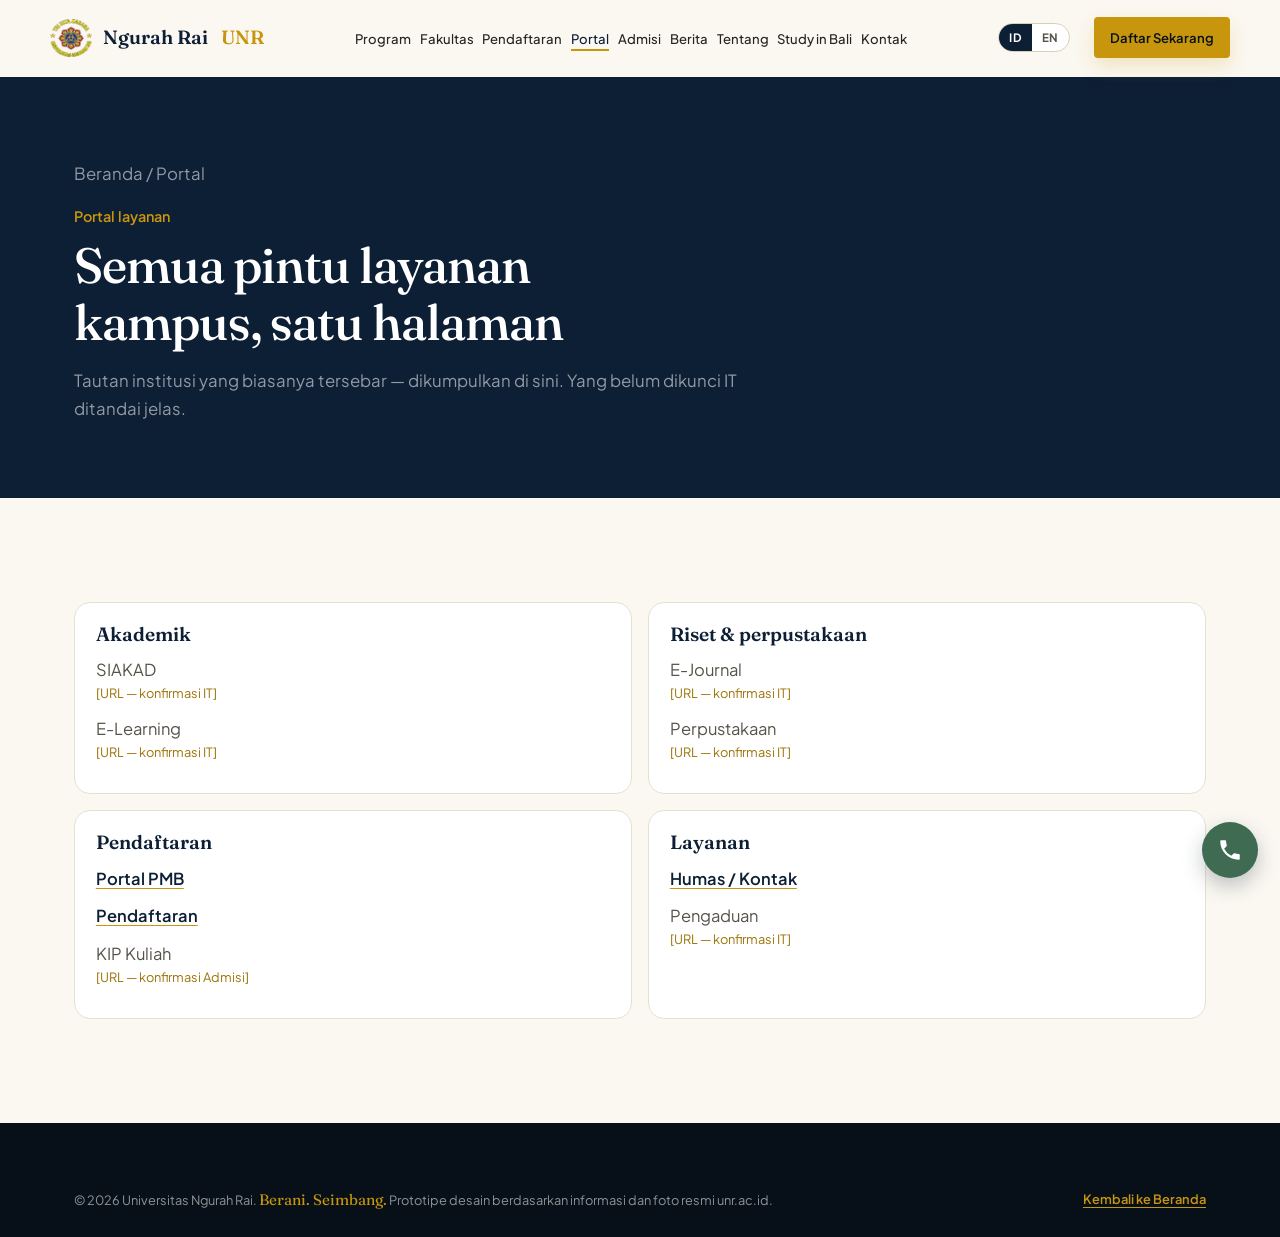
<file: portal.html>
<!DOCTYPE html>
<html lang="id" translate="no" class="notranslate">
<head>
<meta charset="UTF-8">
<meta name="viewport" content="width=device-width, initial-scale=1.0">
<meta name="google" content="notranslate">
<meta name="robots" content="index, follow">
<title>Portal layanan kampus — tautan akademik UNR</title>
<meta name="description" content="Pusat tautan akademik, riset, pendaftaran, dan humas. URL yang belum dikonfirmasi IT dibiarkan sebagai TODO.">
<link rel="canonical" href="/portal.html">
<meta property="og:title" content="Portal layanan kampus — tautan akademik UNR">
<meta property="og:description" content="Pusat tautan akademik, riset, pendaftaran, dan humas. URL yang belum dikonfirmasi IT dibiarkan sebagai TODO.">
<meta property="og:image" content="/assets/img/hero.jpg">
<meta property="og:url" content="/portal.html">
<meta property="og:type" content="website">
<meta property="og:locale" content="id_ID">
<meta name="twitter:card" content="summary_large_image">
<link rel="preconnect" href="https://fonts.googleapis.com">
<link rel="preconnect" href="https://fonts.gstatic.com" crossorigin>
<link href="https://fonts.googleapis.com/css2?family=Fraunces:ital,opsz,wght@0,9..144,400;0,9..144,500;0,9..144,600;1,9..144,500&family=Plus+Jakarta+Sans:wght@400;500;600;700&display=swap" rel="stylesheet">
<link rel="icon" href="/favicon.ico" sizes="any">
<link rel="icon" type="image/png" sizes="32x32" href="/assets/img/favicon-32.png">
<link rel="icon" type="image/png" sizes="192x192" href="/assets/img/favicon-192.png">
<link rel="apple-touch-icon" href="/apple-touch-icon.png">
<link rel="stylesheet" href="assets/style.css">
</head>
<body data-page="portal">
<a class="skip-link" href="#main" data-i18n="skip">Langsung ke konten</a>
<div class="nav-overlay" aria-hidden="true"></div>

<header class="site-header notranslate" translate="no">
  <div class="container nav-row">
    <a href="index.html" class="brand">
      <img src="assets/img/logo.png" alt="UNR" class="brand-logo">
      <span class="wordmark">Ngurah&nbsp;Rai <span>UNR</span></span>
    </a>
    <nav aria-label="Navigasi utama">
      <ul class="nav-links">
        <li><a href="index.html#program" data-i18n="nav.program">Program</a></li>
        <li><a href="fakultas.html" data-i18n="nav.fakultas">Fakultas</a></li>
        <li><a href="pendaftaran.html" data-i18n="nav.daftar">Pendaftaran</a></li>
        <li><a href="portal.html" class="active" data-i18n="nav.portal">Portal</a></li>
        <li><a href="pmb.html" data-i18n="nav.admisi">Admisi</a></li>
        <li><a href="berita.html" data-i18n="nav.berita">Berita</a></li>
        <li><a href="tentang.html" data-i18n="nav.tentang">Tentang</a></li>
        <li><a href="study-in-bali.html">Study in Bali</a></li>
        <li><a href="kontak.html" data-i18n="nav.kontak">Kontak</a></li>
      </ul>
    </nav>
    <div class="nav-cta">
      <div class="lang-switch" role="group" aria-label="Language">
        <button type="button" data-lang="id" class="active">ID</button>
        <button type="button" data-lang="en">EN</button>
      </div>
      <a href="pmb.html" class="btn btn-primary" data-i18n="cta.apply">Daftar Sekarang</a>
      <button class="nav-toggle" aria-label="Buka menu" aria-expanded="false" data-i18n-aria="cta.menu">
        <svg viewBox="0 0 24 24" fill="none" stroke="currentColor" stroke-width="2.2"><path d="M3 6h18M3 12h18M3 18h18"/></svg>
      </button>
    </div>
  </div>
</header>

<main id="main">
  <section class="page-hero">
    <div class="container">
      <p class="breadcrumb"><a href="index.html" data-i18n="crumb.home">Beranda</a> / <span data-i18n="nav.portal">Portal</span></p>
      <p class="kicker" data-i18n="portal.k">Portal layanan</p>
      <h1 data-i18n="portal.t">Semua pintu layanan kampus, satu halaman</h1>
      <p data-i18n="portal.lead">Tautan institusi yang biasanya tersebar — dikumpulkan di sini. Yang belum dikunci IT ditandai jelas.</p>
    </div>
  </section>

  <section>
    <div class="container portal-grid">
      <article class="portal-card" data-reveal>
        <h3 data-i18n="portal.akK">Akademik</h3>
        <ul>
          <li>
            <span class="portal-link is-pending" data-i18n="portal.siakad">SIAKAD</span>
            <span class="pending-url" data-i18n="portal.pending">[URL — konfirmasi IT]</span>
          </li>
          <li>
            <span class="portal-link is-pending" data-i18n="portal.elearn">E-Learning</span>
            <span class="pending-url" data-i18n="portal.pending">[URL — konfirmasi IT]</span>
          </li>
        </ul>
      </article>
      <article class="portal-card" data-reveal data-reveal-delay="60">
        <h3 data-i18n="portal.risetK">Riset &amp; perpustakaan</h3>
        <ul>
          <li>
            <span class="portal-link is-pending" data-i18n="portal.ejournal">E-Journal</span>
            <span class="pending-url" data-i18n="portal.pending">[URL — konfirmasi IT]</span>
          </li>
          <li>
            <span class="portal-link is-pending" data-i18n="portal.library">Perpustakaan</span>
            <span class="pending-url" data-i18n="portal.pending">[URL — konfirmasi IT]</span>
          </li>
        </ul>
      </article>
      <article class="portal-card" data-reveal data-reveal-delay="120">
        <h3 data-i18n="portal.daftarK">Pendaftaran</h3>
        <ul>
          <li><a class="text-link" href="pmb.html" data-i18n="portal.pmb">Portal PMB</a></li>
          <li><a class="text-link" href="pendaftaran.html" data-i18n="nav.daftar">Pendaftaran</a></li>
          <li>
            <span class="portal-link is-pending" data-i18n="portal.kip">KIP Kuliah</span>
            <span class="pending-url" data-i18n="portal.pendingKip">[URL — konfirmasi Admisi]</span>
          </li>
        </ul>
      </article>
      <article class="portal-card" data-reveal data-reveal-delay="180">
        <h3 data-i18n="portal.layananK">Layanan</h3>
        <ul>
          <li><a class="text-link" href="kontak.html" data-i18n="portal.humas">Humas / Kontak</a></li>
          <li>
            <span class="portal-link is-pending" data-i18n="portal.aduan">Pengaduan</span>
            <span class="pending-url" data-i18n="portal.pending">[URL — konfirmasi IT]</span>
          </li>
        </ul>
      </article>
    </div>
  </section>
</main>

<footer class="site-footer">
  <div class="container">
    <div class="footer-bottom" style="border-top:none; padding-top:0;">
      <span>© <span data-year>2026</span> Universitas Ngurah Rai. <span class="footer-sig" data-i18n="foot.sig">Berani. Seimbang.</span> <span data-i18n="foot.copy">Prototipe desain berdasarkan informasi dan foto resmi unr.ac.id.</span></span>
      <a href="index.html" class="text-link" style="color:var(--gold);" data-i18n="foot.home">Kembali ke Beranda</a>
    </div>
  </div>
</footer>

<a class="wa-float" href="tel:+62361462617" aria-label="Telepon kampus UNR" data-i18n-aria="cta.phone">
  <svg viewBox="0 0 24 24"><path d="M6.6 10.8a15.1 15.1 0 006.6 6.6l2.2-2.2c.3-.3.7-.4 1-.2 1.1.4 2.3.6 3.6.6.5 0 1 .4 1 1V20c0 .6-.4 1-1 1C10.6 21 3 13.4 3 4c0-.6.4-1 1-1h3.4c.6 0 1 .4 1 1 0 1.3.2 2.5.6 3.6.1.4 0 .7-.2 1L6.6 10.8z"/></svg>
</a>
<button class="back-to-top" type="button" aria-label="Kembali ke atas" data-i18n-aria="cta.top">↑</button>
<script src="assets/i18n.js"></script>
<script src="assets/script.js"></script>
</body>
</html>
</file>
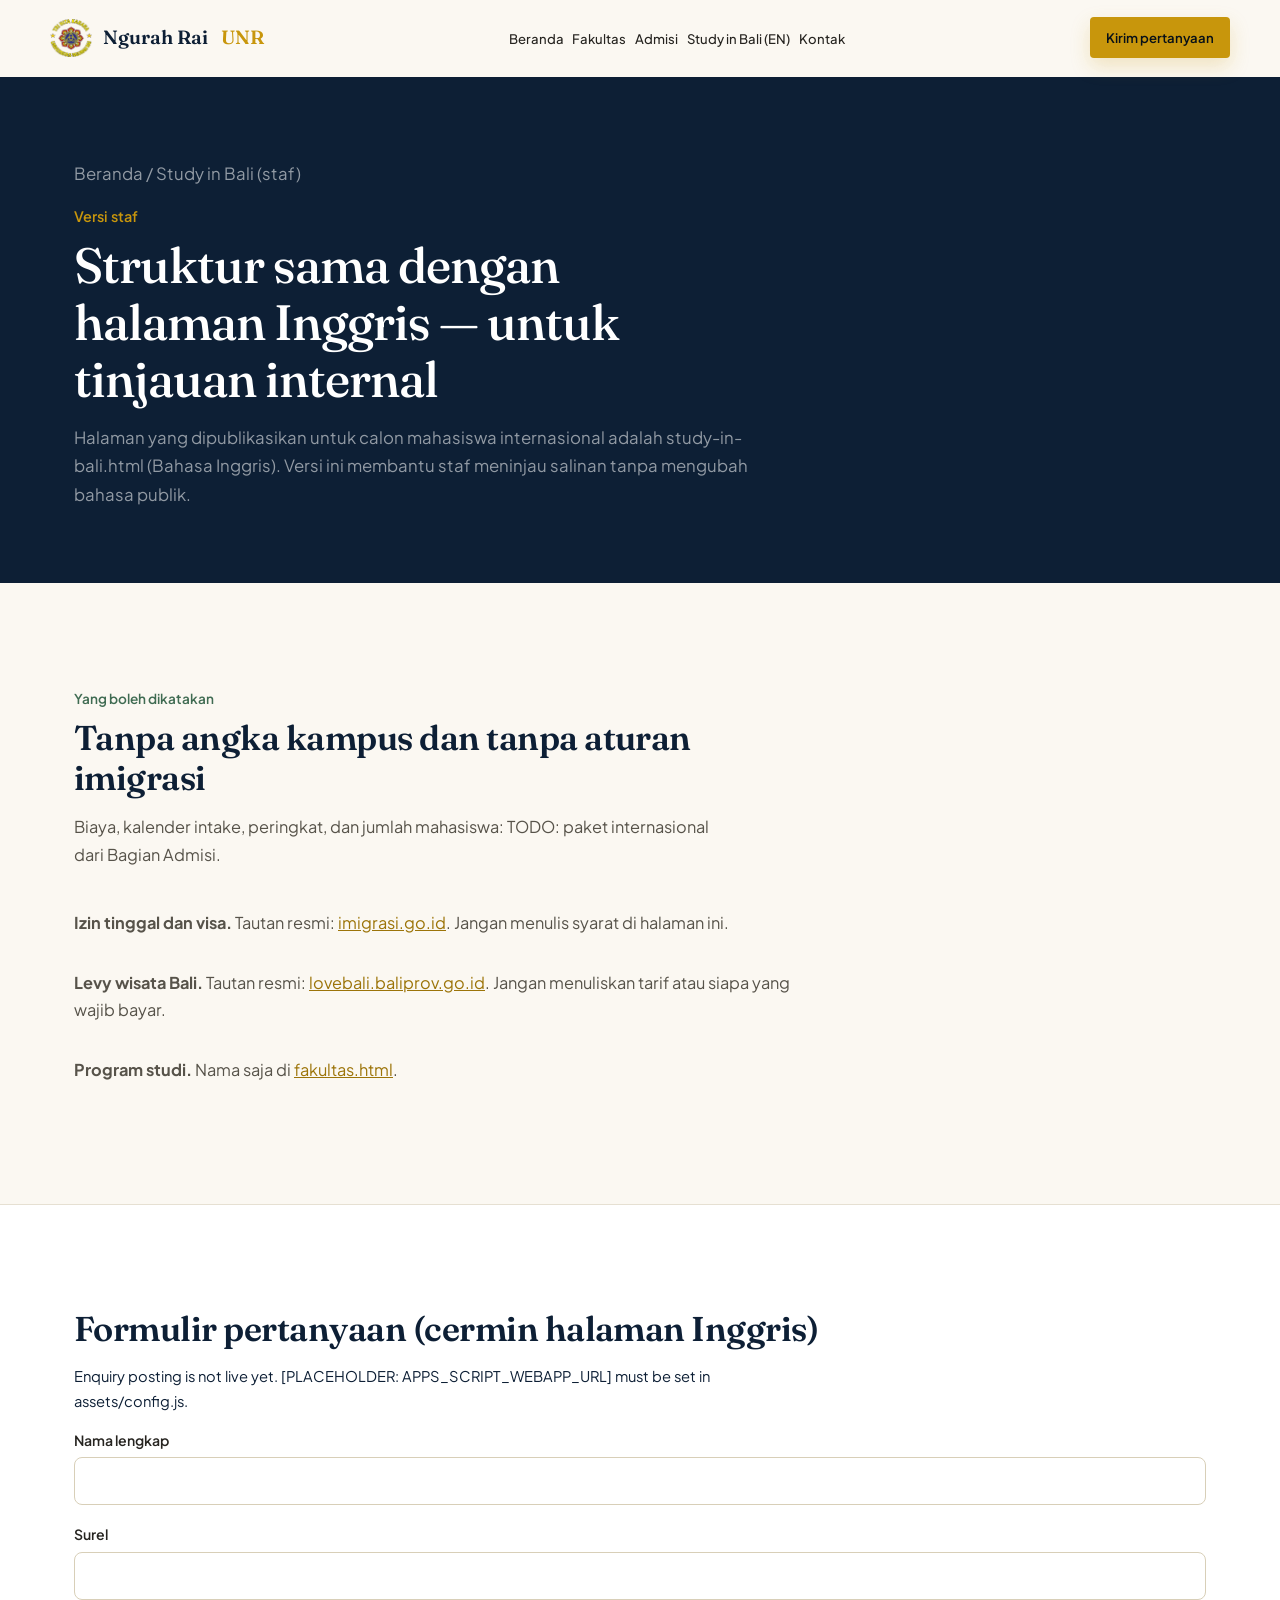
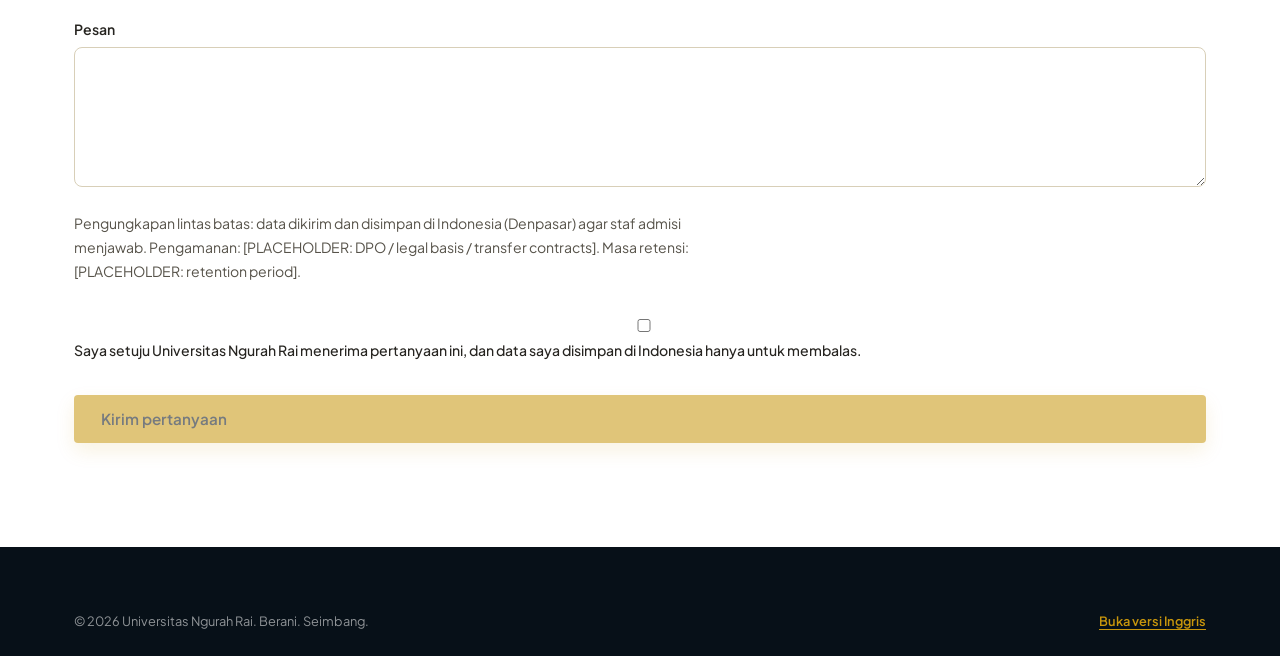
<file: study-in-bali-id.html>
<!DOCTYPE html>
<html lang="id" translate="no" class="notranslate">
<head>
<meta charset="UTF-8">
<meta name="viewport" content="width=device-width, initial-scale=1.0">
<meta name="google" content="notranslate">
<meta name="robots" content="noindex, nofollow">
<title>Study in Bali — versi staf (Bahasa Indonesia)</title>
<meta name="description" content="Salinan berbahasa Indonesia untuk staf UNR. Halaman publik internasional tetap yang berbahasa Inggris.">
<link rel="canonical" href="/study-in-bali-id.html">
<meta property="og:title" content="Study in Bali — versi staf (Bahasa Indonesia)">
<meta property="og:description" content="Salinan berbahasa Indonesia untuk staf UNR. Halaman publik internasional tetap yang berbahasa Inggris.">
<meta property="og:image" content="/assets/img/hero.jpg">
<meta property="og:url" content="/study-in-bali-id.html">
<meta property="og:type" content="website">
<meta property="og:locale" content="id_ID">
<!-- No hreflang: this staff mirror is noindex. Public id alternate returns when that page exists. -->
<meta name="twitter:card" content="summary_large_image">
<link rel="preconnect" href="https://fonts.googleapis.com">
<link rel="preconnect" href="https://fonts.gstatic.com" crossorigin>
<link href="https://fonts.googleapis.com/css2?family=Fraunces:ital,opsz,wght@0,9..144,400;0,9..144,500;0,9..144,600;1,9..144,500&family=Plus+Jakarta+Sans:wght@400;500;600;700&display=swap" rel="stylesheet">
<link rel="icon" href="/favicon.ico" sizes="any">
<link rel="icon" type="image/png" sizes="32x32" href="/assets/img/favicon-32.png">
<link rel="icon" type="image/png" sizes="192x192" href="/assets/img/favicon-192.png">
<link rel="apple-touch-icon" href="/apple-touch-icon.png">
<link rel="stylesheet" href="assets/style.css">
</head>
<body data-page="study-id">
<a class="skip-link" href="#main">Langsung ke konten</a>
<div class="nav-overlay" aria-hidden="true"></div>

<header class="site-header notranslate" translate="no">
  <div class="container nav-row">
    <a href="index.html" class="brand">
      <img src="assets/img/logo.png" alt="UNR" class="brand-logo">
      <span class="wordmark">Ngurah&nbsp;Rai <span>UNR</span></span>
    </a>
    <nav aria-label="Navigasi utama">
      <ul class="nav-links">
        <li><a href="index.html">Beranda</a></li>
        <li><a href="fakultas.html">Fakultas</a></li>
        <li><a href="pmb.html">Admisi</a></li>
        <li><a href="study-in-bali.html">Study in Bali (EN)</a></li>
        <li><a href="kontak.html">Kontak</a></li>
      </ul>
    </nav>
    <div class="nav-cta">
      <a href="#tanya" class="btn btn-primary">Kirim pertanyaan</a>
      <button class="nav-toggle" aria-label="Buka menu" aria-expanded="false">
        <svg viewBox="0 0 24 24" fill="none" stroke="currentColor" stroke-width="2.2"><path d="M3 6h18M3 12h18M3 18h18"/></svg>
      </button>
    </div>
  </div>
</header>

<main id="main">
  <section class="page-hero">
    <div class="container">
      <p class="breadcrumb"><a href="index.html">Beranda</a> / Study in Bali (staf)</p>
      <p class="kicker">Versi staf</p>
      <h1>Struktur sama dengan halaman Inggris — untuk tinjauan internal</h1>
      <p>Halaman yang dipublikasikan untuk calon mahasiswa internasional adalah study-in-bali.html (Bahasa Inggris). Versi ini membantu staf meninjau salinan tanpa mengubah bahasa publik.</p>
    </div>
  </section>

  <section>
    <div class="container">
      <div class="section-head">
        <p class="kicker">Yang boleh dikatakan</p>
        <h2>Tanpa angka kampus dan tanpa aturan imigrasi</h2>
        <p>Biaya, kalender intake, peringkat, dan jumlah mahasiswa: TODO: paket internasional dari Bagian Admisi.</p>
      </div>
      <div class="official-links">
        <p><strong>Izin tinggal dan visa.</strong> Tautan resmi: <a href="https://www.imigrasi.go.id/" target="_blank" rel="noopener">imigrasi.go.id</a>. Jangan menulis syarat di halaman ini.</p>
        <p><strong>Levy wisata Bali.</strong> Tautan resmi: <a href="https://lovebali.baliprov.go.id/" target="_blank" rel="noopener">lovebali.baliprov.go.id</a>. Jangan menuliskan tarif atau siapa yang wajib bayar.</p>
        <p><strong>Program studi.</strong> Nama saja di <a href="fakultas.html">fakultas.html</a>.</p>
      </div>
    </div>
  </section>

  <section id="tanya" style="background:var(--paper); border-top:1px solid var(--line);">
    <div class="container">
      <h2>Formulir pertanyaan (cermin halaman Inggris)</h2>
      <form class="contact-form" data-study-form method="post" action="" accept-charset="UTF-8" novalidate>
        <p class="form-status" data-study-disabled role="alert" hidden></p>
        <label>
          <span>Nama lengkap</span>
          <input type="text" name="name" id="enquiry-name" autocomplete="name" required minlength="2" maxlength="120" aria-describedby="err-name">
          <span class="field-error" id="err-name" hidden></span>
        </label>
        <label>
          <span>Surel</span>
          <input type="email" name="email" id="enquiry-email" autocomplete="email" required maxlength="254" aria-describedby="err-email">
          <span class="field-error" id="err-email" hidden></span>
        </label>
        <label>
          <span>Pesan</span>
          <textarea name="message" id="enquiry-message" required minlength="10" maxlength="2000" aria-describedby="err-message"></textarea>
          <span class="field-error" id="err-message" hidden></span>
        </label>
        <p class="enquire-privacy">Pengungkapan lintas batas: data dikirim dan disimpan di Indonesia (Denpasar) agar staf admisi menjawab. Pengamanan: [PLACEHOLDER: DPO / legal basis / transfer contracts]. Masa retensi: [PLACEHOLDER: retention period].</p>
        <label class="pmb-check">
          <input type="checkbox" name="consent" id="enquiry-consent" value="yes" required aria-describedby="err-consent">
          <span data-consent-label>Saya setuju Universitas Ngurah Rai menerima pertanyaan ini, dan data saya disimpan di Indonesia hanya untuk membalas.</span>
        </label>
        <span class="field-error" id="err-consent" hidden></span>
        <button class="btn btn-primary" type="submit">Kirim pertanyaan</button>
        <p class="form-status" data-study-status role="status" hidden></p>
      </form>
    </div>
  </section>
</main>

<footer class="site-footer">
  <div class="container">
    <div class="footer-bottom" style="border-top:none; padding-top:0;">
      <span>© <span data-year>2026</span> Universitas Ngurah Rai. Berani. Seimbang.</span>
      <a href="study-in-bali.html" class="text-link" style="color:var(--gold);">Buka versi Inggris</a>
    </div>
  </div>
</footer>
<button class="back-to-top" type="button" aria-label="Kembali ke atas">↑</button>
<script src="assets/config.js"></script>
<script src="assets/validate.js"></script>
<script src="assets/i18n.js"></script>
<script src="assets/script.js"></script>
</body>
</html>
</file>
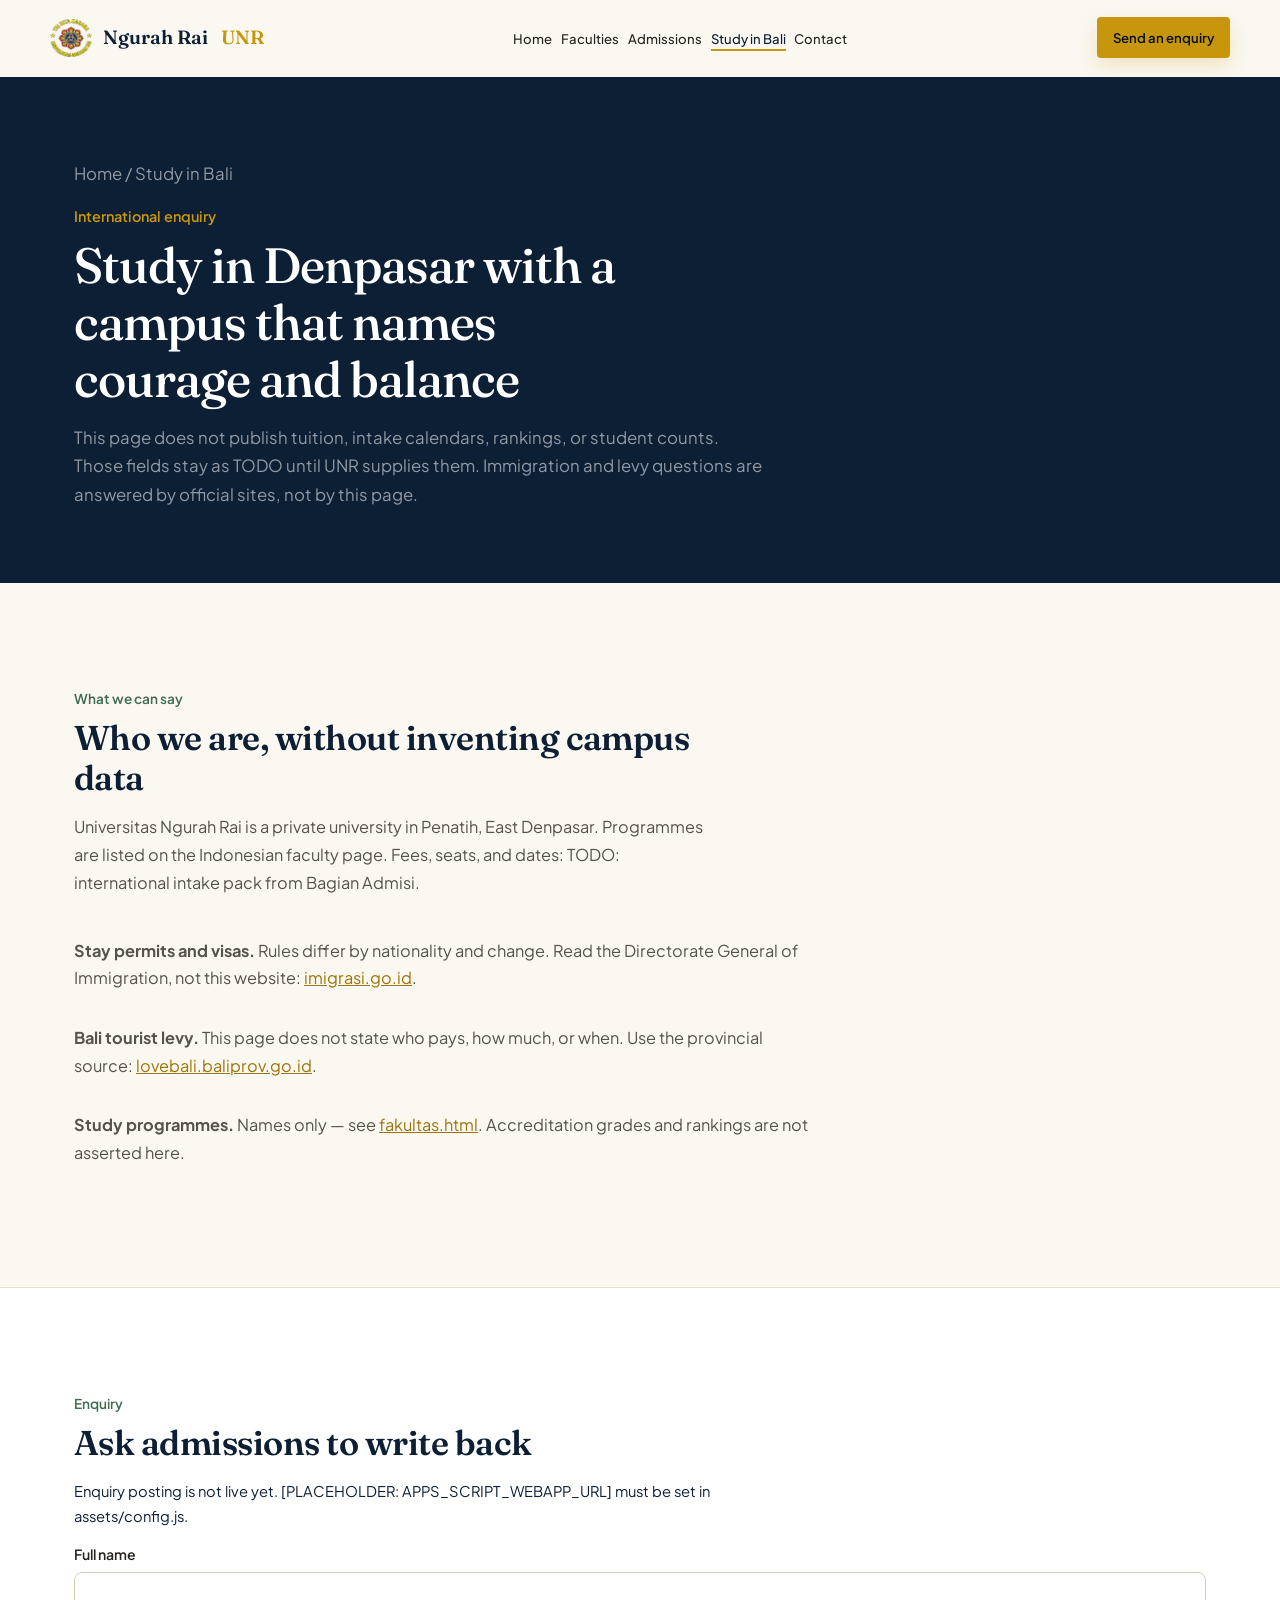
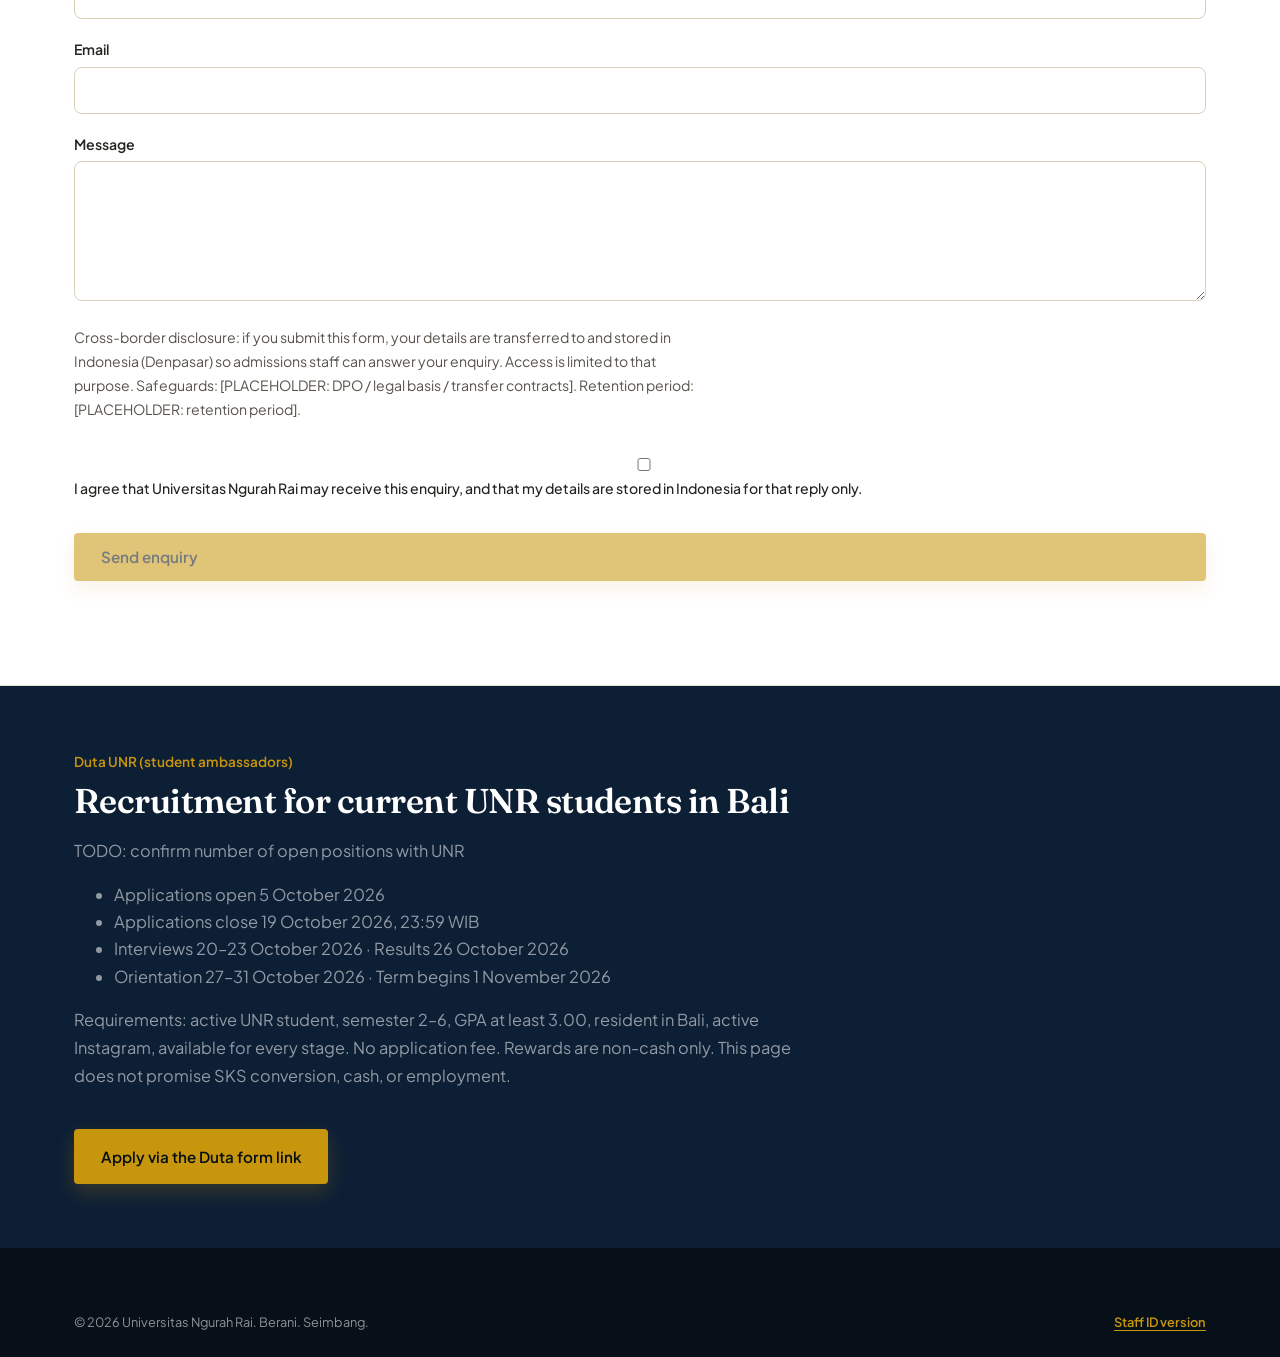
<file: study-in-bali.html>
<!DOCTYPE html>
<html lang="en" translate="no" class="notranslate">
<head>
<meta charset="UTF-8">
<meta name="viewport" content="width=device-width, initial-scale=1.0">
<meta name="google" content="notranslate">
<meta name="robots" content="index, follow">
<title>Study in Bali — enquire with Universitas Ngurah Rai</title>
<meta name="description" content="An English landing page for international enquiries. Official visa and levy sources are linked; campus figures wait for UNR confirmation.">
<link rel="canonical" href="/study-in-bali.html">
<meta property="og:title" content="Study in Bali — enquire with Universitas Ngurah Rai">
<meta property="og:description" content="An English landing page for international enquiries. Official visa and levy sources are linked; campus figures wait for UNR confirmation.">
<meta property="og:image" content="/assets/img/hero.jpg">
<meta property="og:url" content="/study-in-bali.html">
<meta property="og:type" content="website">
<meta property="og:locale" content="en_US">
<link rel="alternate" hreflang="en" href="/study-in-bali.html">
<!-- id / x-default hreflang return when a public Indonesian page exists. study-in-bali-id.html is noindex. -->
<meta name="twitter:card" content="summary_large_image">
<link rel="preconnect" href="https://fonts.googleapis.com">
<link rel="preconnect" href="https://fonts.gstatic.com" crossorigin>
<link href="https://fonts.googleapis.com/css2?family=Fraunces:ital,opsz,wght@0,9..144,400;0,9..144,500;0,9..144,600;1,9..144,500&family=Plus+Jakarta+Sans:wght@400;500;600;700&display=swap" rel="stylesheet">
<link rel="icon" href="/favicon.ico" sizes="any">
<link rel="icon" type="image/png" sizes="32x32" href="/assets/img/favicon-32.png">
<link rel="icon" type="image/png" sizes="192x192" href="/assets/img/favicon-192.png">
<link rel="apple-touch-icon" href="/apple-touch-icon.png">
<link rel="stylesheet" href="assets/style.css">
</head>
<body data-page="study">
<!-- B9 lean: keep the enquiry landing. Do not restore the full rich compliance page. -->
<a class="skip-link" href="#main">Skip to content</a>
<div class="nav-overlay" aria-hidden="true"></div>

<header class="site-header notranslate" translate="no">
  <div class="container nav-row">
    <a href="index.html" class="brand">
      <img src="assets/img/logo.png" alt="UNR" class="brand-logo">
      <span class="wordmark">Ngurah&nbsp;Rai <span>UNR</span></span>
    </a>
    <nav aria-label="Main">
      <ul class="nav-links">
        <li><a href="index.html">Home</a></li>
        <li><a href="fakultas.html">Faculties</a></li>
        <li><a href="pmb.html">Admissions</a></li>
        <li><a href="study-in-bali.html" class="active">Study in Bali</a></li>
        <li><a href="kontak.html">Contact</a></li>
      </ul>
    </nav>
    <div class="nav-cta">
      <a href="#enquire" class="btn btn-primary">Send an enquiry</a>
      <button class="nav-toggle" aria-label="Open menu" aria-expanded="false">
        <svg viewBox="0 0 24 24" fill="none" stroke="currentColor" stroke-width="2.2"><path d="M3 6h18M3 12h18M3 18h18"/></svg>
      </button>
    </div>
  </div>
</header>

<main id="main">
  <section class="page-hero">
    <div class="container">
      <p class="breadcrumb"><a href="index.html">Home</a> / Study in Bali</p>
      <p class="kicker">International enquiry</p>
      <h1>Study in Denpasar with a campus that names courage and balance</h1>
      <p>This page does not publish tuition, intake calendars, rankings, or student counts. Those fields stay as TODO until UNR supplies them. Immigration and levy questions are answered by official sites, not by this page.</p>
    </div>
  </section>

  <section>
    <div class="container">
      <div class="section-head" data-reveal>
        <p class="kicker">What we can say</p>
        <h2>Who we are, without inventing campus data</h2>
        <p>Universitas Ngurah Rai is a private university in Penatih, East Denpasar. Programmes are listed on the Indonesian faculty page. Fees, seats, and dates: TODO: international intake pack from Bagian Admisi.</p>
      </div>
      <div class="official-links" data-reveal>
        <p><strong>Stay permits and visas.</strong> Rules differ by nationality and change. Read the Directorate General of Immigration, not this website: <a href="https://www.imigrasi.go.id/" target="_blank" rel="noopener">imigrasi.go.id</a>.</p>
        <p><strong>Bali tourist levy.</strong> This page does not state who pays, how much, or when. Use the provincial source: <a href="https://lovebali.baliprov.go.id/" target="_blank" rel="noopener">lovebali.baliprov.go.id</a>.</p>
        <p><strong>Study programmes.</strong> Names only — see <a href="fakultas.html">fakultas.html</a>. Accreditation grades and rankings are not asserted here.</p>
      </div>
    </div>
  </section>

  <section id="enquire" style="background:var(--paper); border-top:1px solid var(--line); border-bottom:1px solid var(--line);">
    <div class="container">
      <p class="kicker">Enquiry</p>
      <h2>Ask admissions to write back</h2>
      <form class="contact-form" data-study-form method="post" action="" accept-charset="UTF-8" novalidate>
        <p class="form-status" data-study-disabled role="alert" hidden></p>
        <label>
          <span>Full name</span>
          <input type="text" name="name" id="enquiry-name" autocomplete="name" required minlength="2" maxlength="120" aria-describedby="err-name">
          <span class="field-error" id="err-name" hidden></span>
        </label>
        <label>
          <span>Email</span>
          <input type="email" name="email" id="enquiry-email" autocomplete="email" required maxlength="254" aria-describedby="err-email">
          <span class="field-error" id="err-email" hidden></span>
        </label>
        <label>
          <span>Message</span>
          <textarea name="message" id="enquiry-message" required minlength="10" maxlength="2000" aria-describedby="err-message"></textarea>
          <span class="field-error" id="err-message" hidden></span>
        </label>
        <p class="enquire-privacy">
          Cross-border disclosure: if you submit this form, your details are transferred to and stored in Indonesia (Denpasar) so admissions staff can answer your enquiry. Access is limited to that purpose. Safeguards: [PLACEHOLDER: DPO / legal basis / transfer contracts]. Retention period: [PLACEHOLDER: retention period].
        </p>
        <label class="pmb-check">
          <input type="checkbox" name="consent" id="enquiry-consent" value="yes" required aria-describedby="err-consent">
          <span data-consent-label>I agree that Universitas Ngurah Rai may receive this enquiry, and that my details are stored in Indonesia for that reply only.</span>
        </label>
        <span class="field-error" id="err-consent" hidden></span>
        <button class="btn btn-primary" type="submit">Send enquiry</button>
        <p class="form-status" data-study-status role="status" hidden></p>
      </form>
    </div>
  </section>

  <section id="duta" class="duta-block">
    <div class="container">
      <p class="kicker">Duta UNR (student ambassadors)</p>
      <h2>Recruitment for current UNR students in Bali</h2>
      <p>TODO: confirm number of open positions with UNR</p>
      <ul>
        <li>Applications open 5 October 2026</li>
        <li>Applications close 19 October 2026, 23:59 WIB</li>
        <li>Interviews 20–23 October 2026 · Results 26 October 2026</li>
        <li>Orientation 27–31 October 2026 · Term begins 1 November 2026</li>
      </ul>
      <p>Requirements: active UNR student, semester 2–6, GPA at least 3.00, resident in Bali, active Instagram, available for every stage. No application fee. Rewards are non-cash only. This page does not promise SKS conversion, cash, or employment.</p>
      <a class="btn btn-primary" href="pmb.html#duta">Apply via the Duta form link</a>
    </div>
  </section>
</main>

<footer class="site-footer">
  <div class="container">
    <div class="footer-bottom" style="border-top:none; padding-top:0;">
      <span>© <span data-year>2026</span> Universitas Ngurah Rai. Berani. Seimbang.</span>
      <a href="study-in-bali-id.html" class="text-link" style="color:var(--gold);">Staff ID version</a>
    </div>
  </div>
</footer>

<button class="back-to-top" type="button" aria-label="Back to top">↑</button>
<script src="assets/config.js"></script>
<script src="assets/validate.js"></script>
<script src="assets/i18n.js"></script>
<script src="assets/script.js"></script>
</body>
</html>
</file>
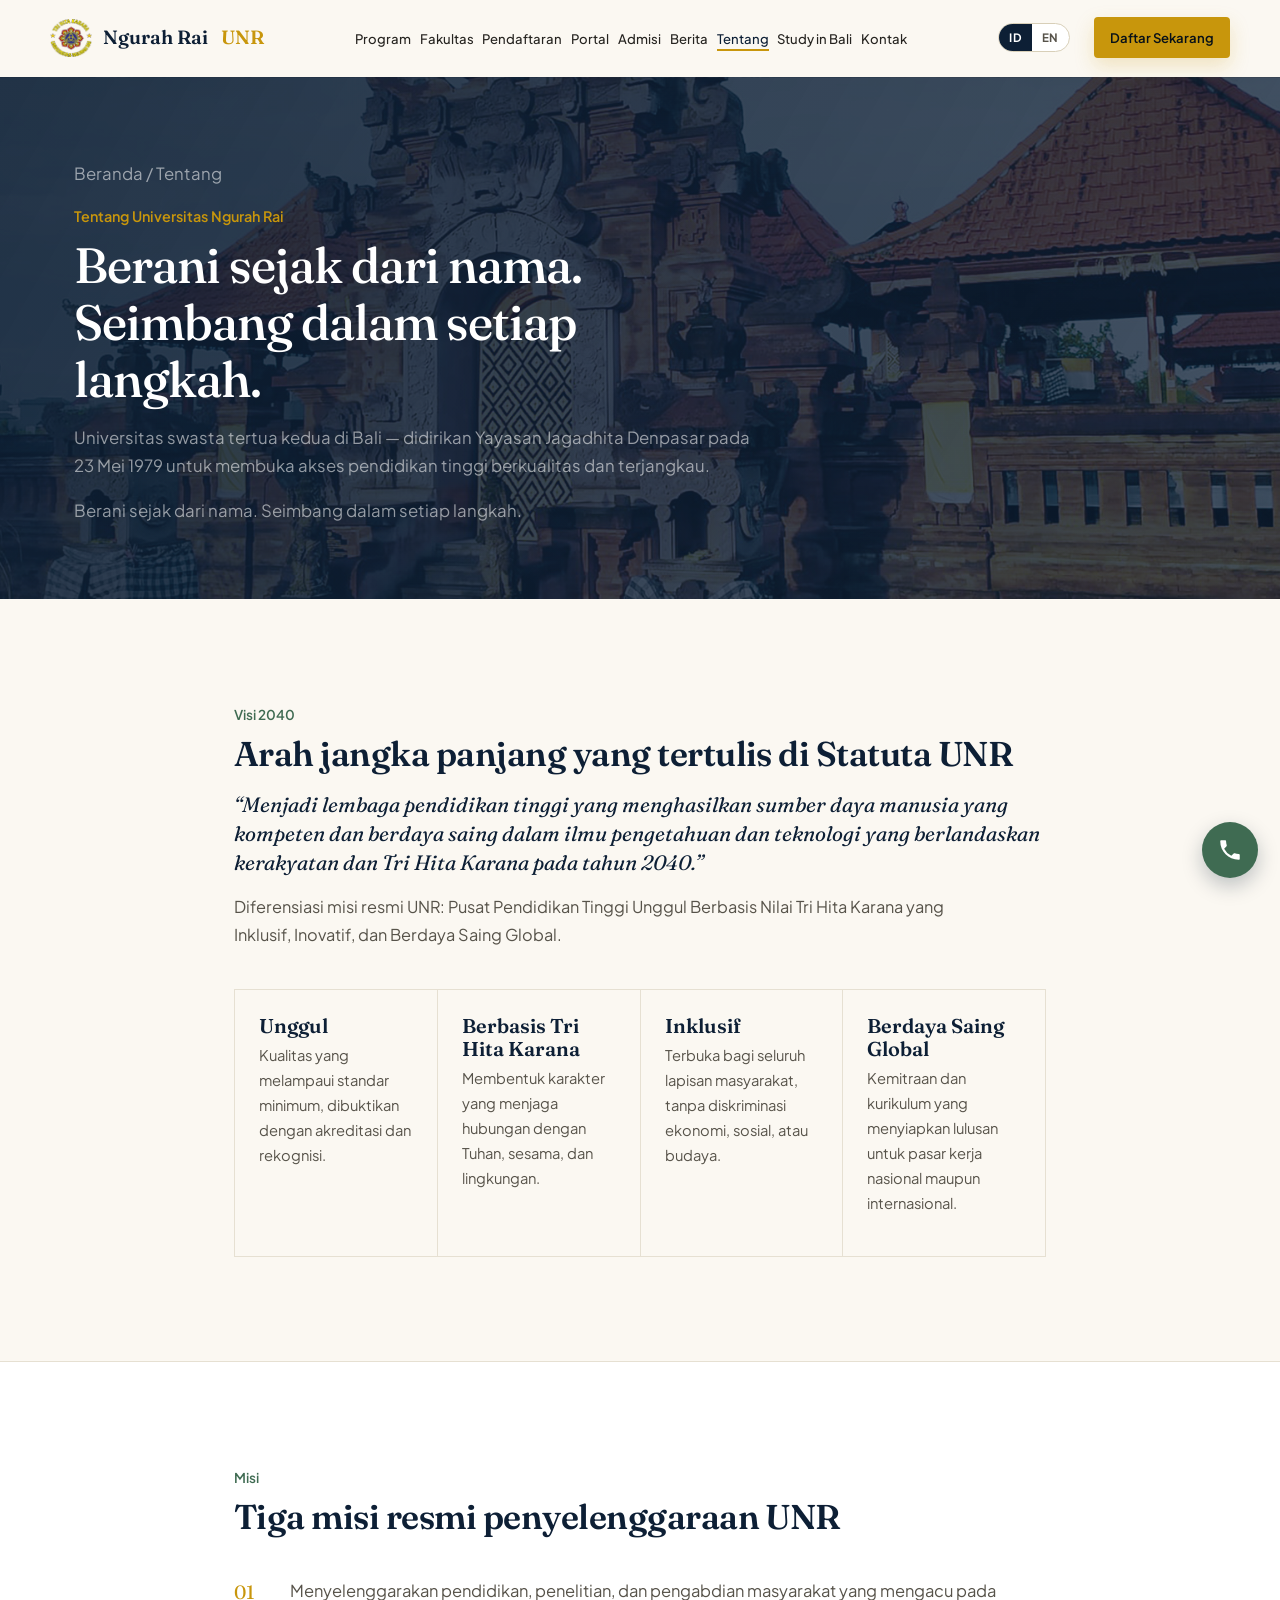
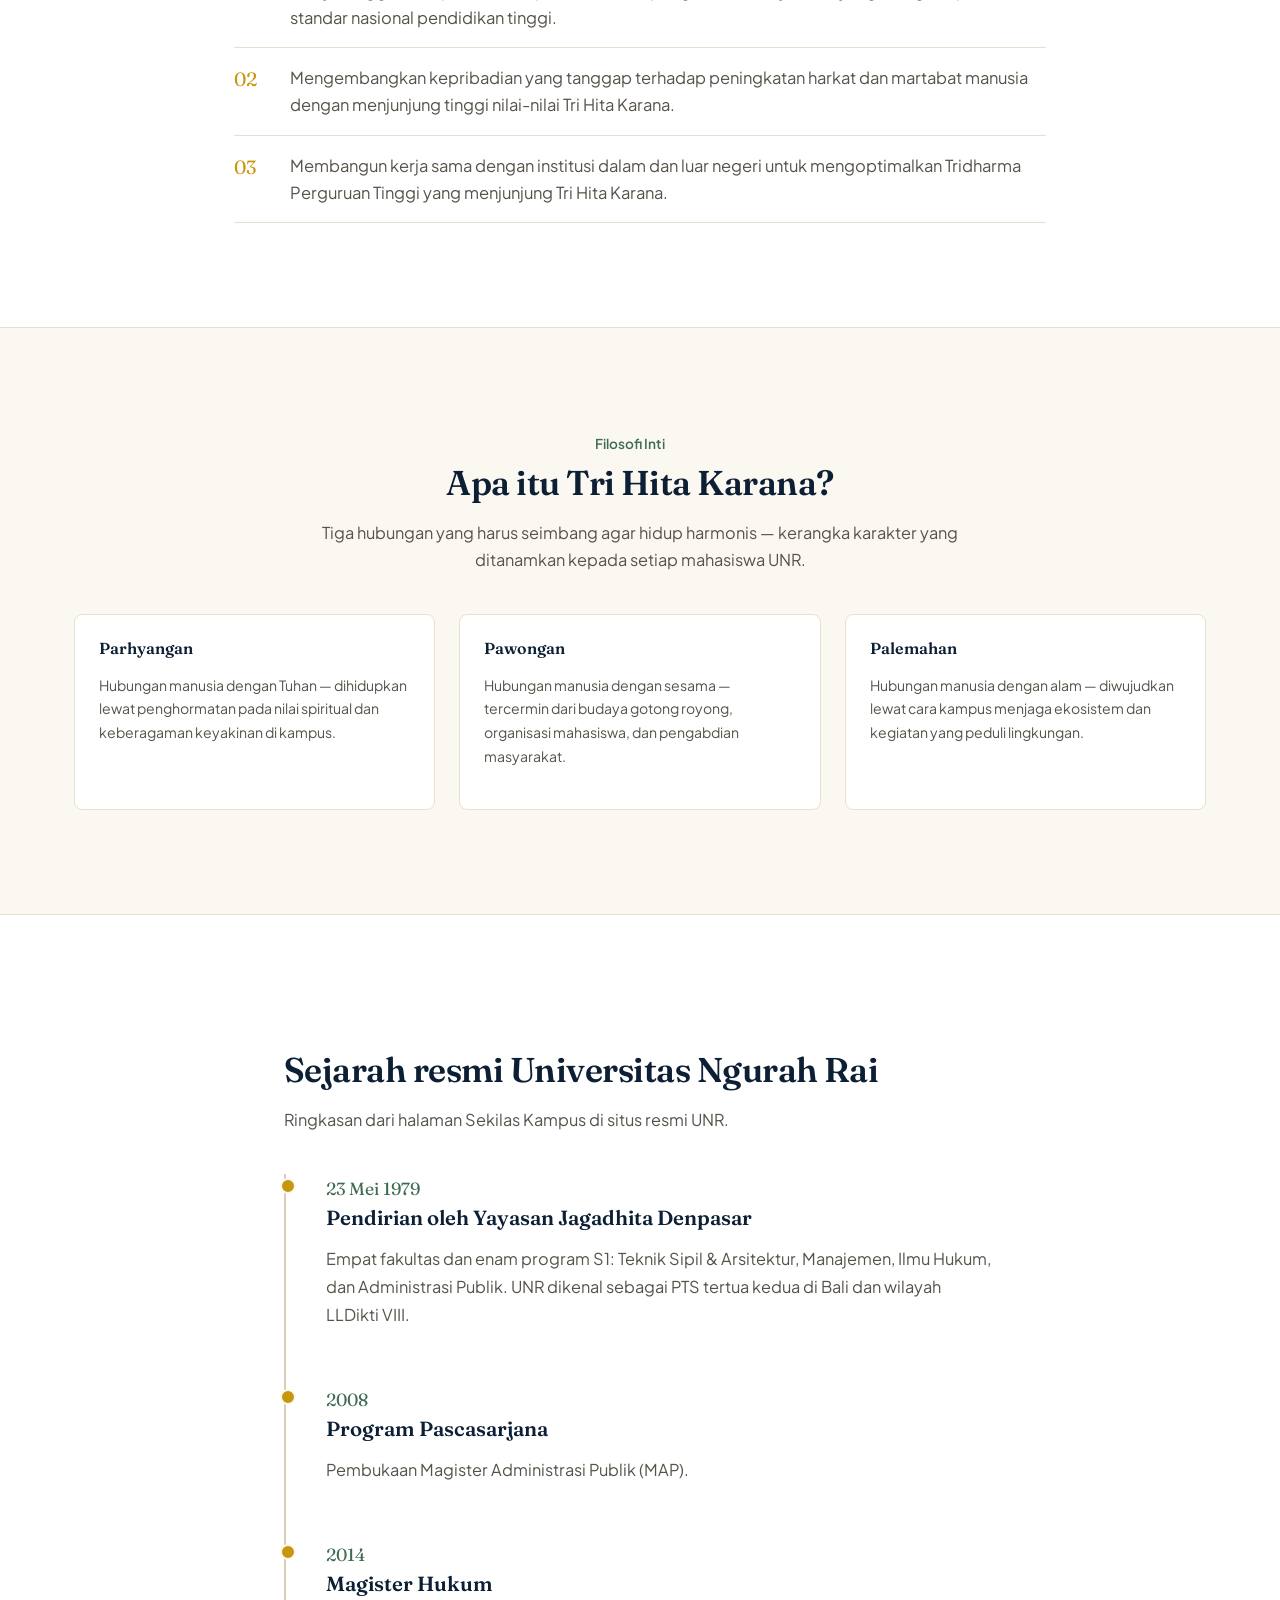
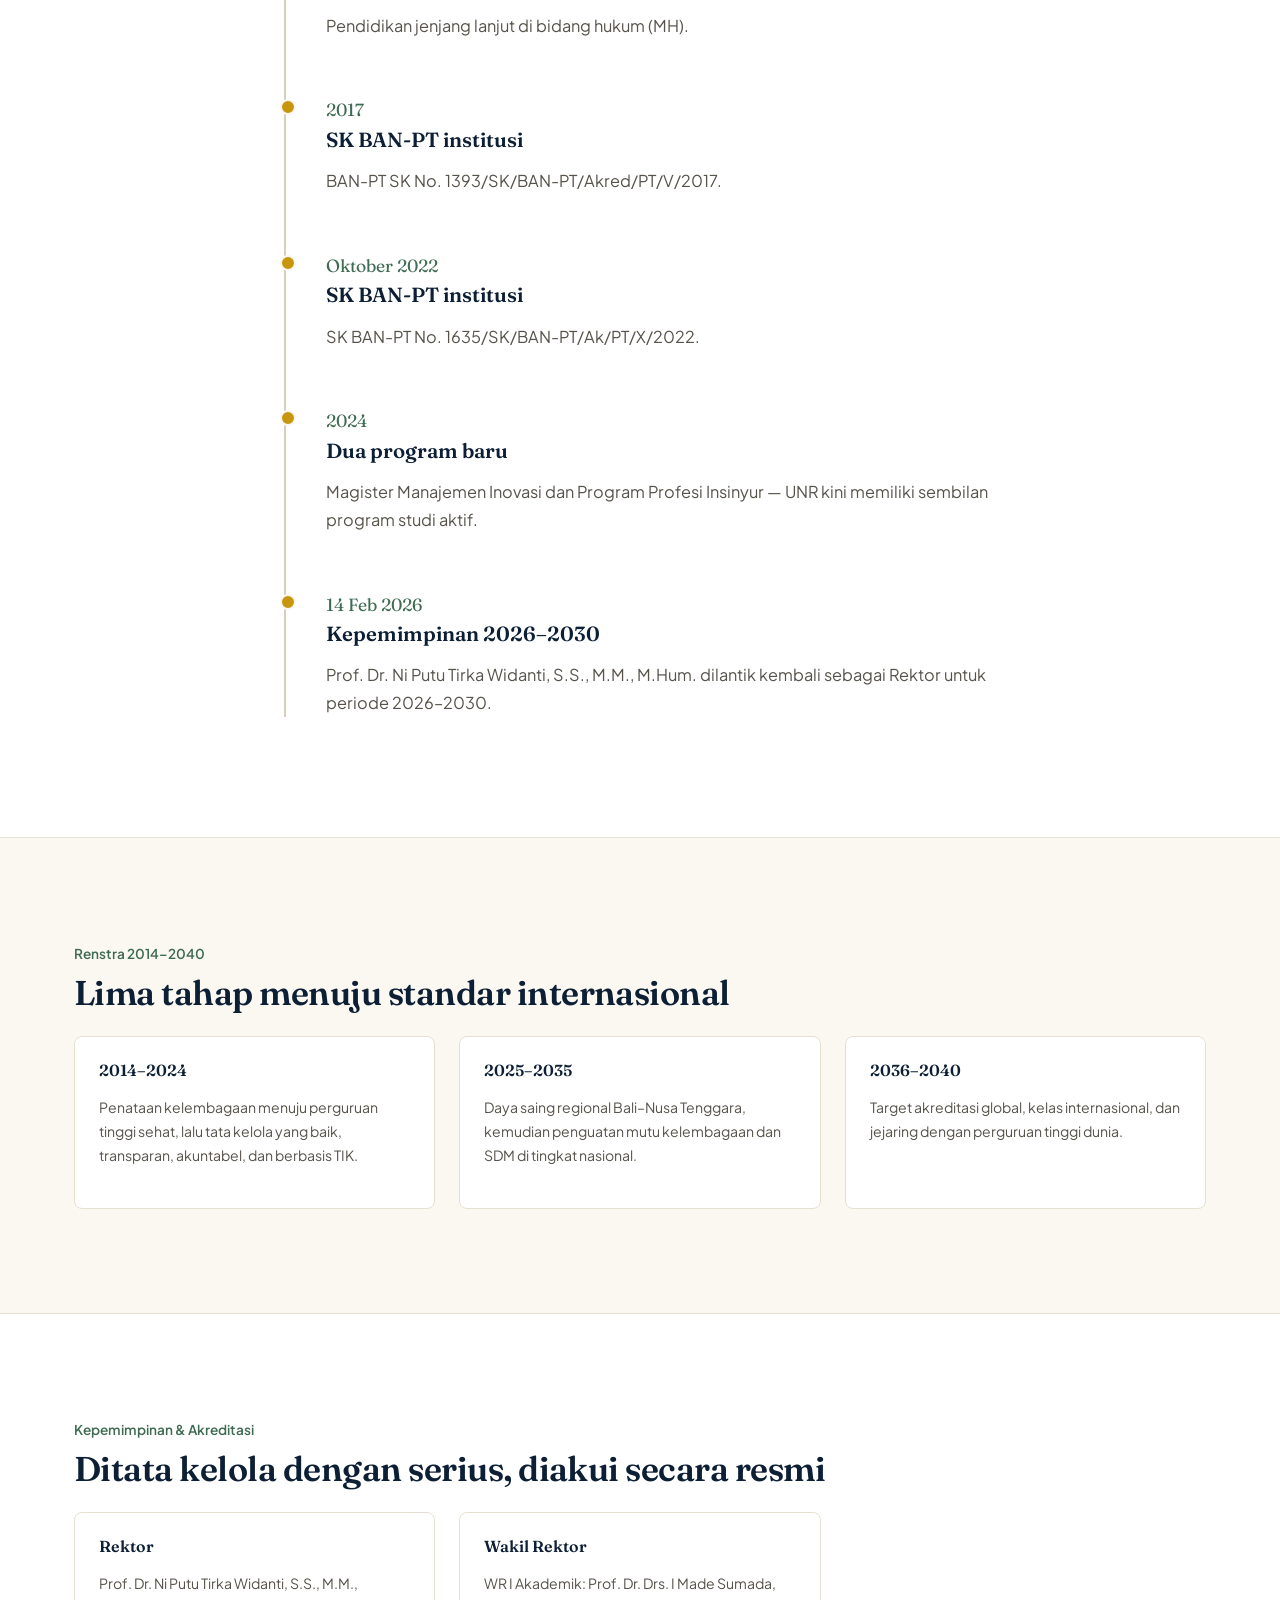
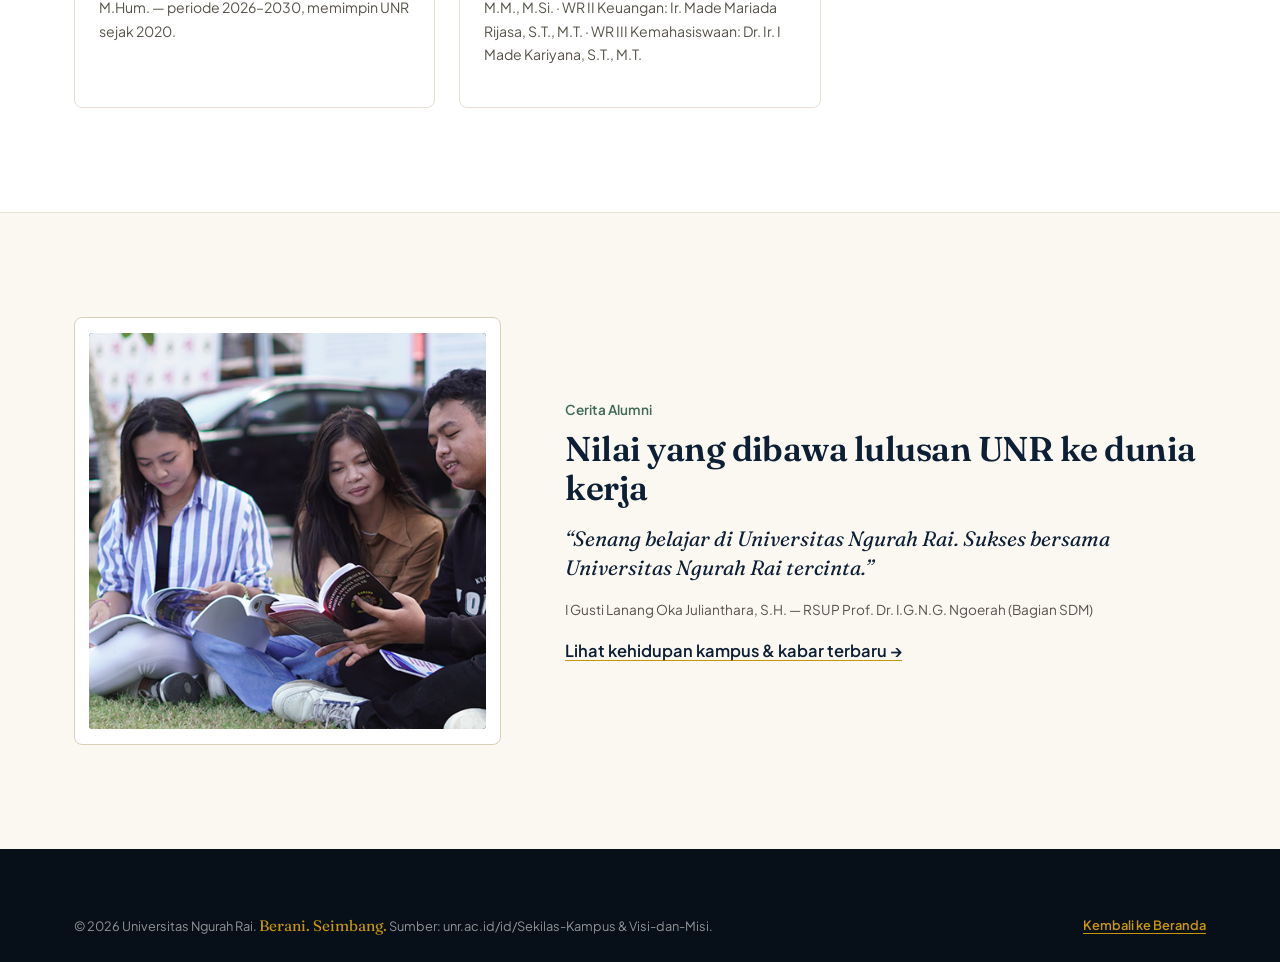
<file: tentang.html>
<!DOCTYPE html>
<html lang="id" translate="no" class="notranslate">
<head>
<meta charset="UTF-8">
<meta name="viewport" content="width=device-width, initial-scale=1.0">
<meta name="google" content="notranslate">
<meta name="robots" content="index, follow">
<title>Tentang UNR — Visi, misi, dan sejarah 23 Mei 1979</title>
<meta name="description" content="Didirikan di Denpasar pada 23 Mei 1979. Visi 2040, misi Tridharma, dan diferensiasi berbasis Tri Hita Karana yang inklusif dan inovatif.">
<link rel="canonical" href="/tentang.html">
<meta property="og:title" content="Tentang UNR — Visi, misi, dan sejarah 23 Mei 1979">
<meta property="og:description" content="Didirikan di Denpasar pada 23 Mei 1979. Visi 2040, misi Tridharma, dan diferensiasi berbasis Tri Hita Karana yang inklusif dan inovatif.">
<meta property="og:image" content="/assets/img/pura.jpg">
<meta property="og:url" content="/tentang.html">
<meta property="og:type" content="website">
<meta property="og:locale" content="id_ID">
<meta name="twitter:card" content="summary_large_image">
<link rel="preconnect" href="https://fonts.googleapis.com">
<link rel="preconnect" href="https://fonts.gstatic.com" crossorigin>
<link href="https://fonts.googleapis.com/css2?family=Fraunces:ital,opsz,wght@0,9..144,400;0,9..144,500;0,9..144,600;1,9..144,500&family=Plus+Jakarta+Sans:wght@400;500;600;700&display=swap" rel="stylesheet">
<link rel="icon" href="/favicon.ico" sizes="any">
<link rel="icon" type="image/png" sizes="32x32" href="/assets/img/favicon-32.png">
<link rel="icon" type="image/png" sizes="192x192" href="/assets/img/favicon-192.png">
<link rel="apple-touch-icon" href="/apple-touch-icon.png">
<link rel="stylesheet" href="assets/style.css">
</head>
<body data-page="about">
<a class="skip-link" href="#main" data-i18n="skip">Langsung ke konten</a>
<div class="nav-overlay" aria-hidden="true"></div>

<header class="site-header notranslate" translate="no">
  <div class="container nav-row">
    <a href="index.html" class="brand">
      <img src="assets/img/logo.png" alt="UNR" class="brand-logo">
      <span class="wordmark">Ngurah&nbsp;Rai <span>UNR</span></span>
    </a>
    <nav aria-label="Navigasi utama">
      <ul class="nav-links">
        <li><a href="index.html#program" data-i18n="nav.program">Program</a></li>
        <li><a href="fakultas.html" data-i18n="nav.fakultas">Fakultas</a></li>
        <li><a href="pendaftaran.html" data-i18n="nav.daftar">Pendaftaran</a></li>
        <li><a href="portal.html" data-i18n="nav.portal">Portal</a></li>
        <li><a href="pmb.html" data-i18n="nav.admisi">Admisi</a></li>
        <li><a href="berita.html" data-i18n="nav.berita">Berita</a></li>
        <li><a href="tentang.html" class="active" data-i18n="nav.tentang">Tentang</a></li>
        <li><a href="study-in-bali.html">Study in Bali</a></li>
        <li><a href="kontak.html" data-i18n="nav.kontak">Kontak</a></li>
      </ul>
    </nav>
    <div class="nav-cta">
      <div class="lang-switch" role="group" aria-label="Language">
        <button type="button" data-lang="id" class="active">ID</button>
        <button type="button" data-lang="en">EN</button>
      </div>
      <a href="pmb.html" class="btn btn-primary" data-i18n="cta.apply">Daftar Sekarang</a>
      <button class="nav-toggle" aria-label="Buka menu" aria-expanded="false" data-i18n-aria="cta.menu">
        <svg viewBox="0 0 24 24" fill="none" stroke="currentColor" stroke-width="2.2"><path d="M3 6h18M3 12h18M3 18h18"/></svg>
      </button>
    </div>
  </div>
</header>


<main id="main">

  <section class="page-hero">
    <div class="container">
      <p class="breadcrumb"><a href="index.html" data-i18n="crumb.home">Beranda</a> / <span data-i18n="crumb.about">Tentang</span></p>
      <p class="kicker" data-i18n="about.k">Tentang Universitas Ngurah Rai</p>
      <h1 data-i18n="about.t">Berani sejak dari nama. Seimbang dalam setiap langkah.</h1>
      <p data-i18n="about.lead">Didirikan 23 Mei 1979 di Denpasar oleh Yayasan Jagadhita. Universitas swasta tertua kedua di Bali. Empat fakultas, sembilan program studi.</p>
      <p class="position-line">Berani sejak dari nama. Seimbang dalam setiap langkah.</p>
    </div>
  </section>

  <section>
    <div class="container" style="max-width:860px;">
      <p class="kicker" data-reveal data-i18n="about.vk">Visi 2040</p>
      <h2 data-reveal data-i18n="about.vt">Arah jangka panjang yang tertulis di Statuta UNR</h2>
      <p class="story-quote" data-reveal data-i18n="about.vision">
        “Menjadi lembaga pendidikan tinggi yang menghasilkan sumber daya manusia yang kompeten dan berdaya saing dalam ilmu pengetahuan dan teknologi yang berlandaskan kerakyatan dan Tri Hita Karana pada tahun 2040.”
      </p>
      <p data-reveal data-i18n="about.diff">Diferensiasi misi resmi UNR: Pusat Pendidikan Tinggi Unggul Berbasis Nilai Tri Hita Karana yang Inklusif, Inovatif, dan Berdaya Saing Global.</p>
      <div class="feature-grid" style="margin-top:var(--space-4);">
        <div class="feature-item" data-reveal>
          <h3 data-i18n="about.u">Unggul</h3>
          <p data-i18n="about.uP">Kualitas yang melampaui standar minimum, dibuktikan dengan akreditasi dan rekognisi.</p>
        </div>
        <div class="feature-item" data-reveal data-reveal-delay="60">
          <h3 data-i18n="about.th">Berbasis Tri Hita Karana</h3>
          <p data-i18n="about.thP">Membentuk karakter yang menjaga hubungan dengan Tuhan, sesama, dan lingkungan.</p>
        </div>
        <div class="feature-item" data-reveal data-reveal-delay="120">
          <h3 data-i18n="about.inc">Inklusif</h3>
          <p data-i18n="about.incP">Terbuka bagi seluruh lapisan masyarakat, tanpa diskriminasi ekonomi, sosial, atau budaya.</p>
        </div>
        <div class="feature-item" data-reveal data-reveal-delay="180">
          <h3 data-i18n="about.glob">Berdaya Saing Global</h3>
          <p data-i18n="about.globP">Kemitraan dan kurikulum yang menyiapkan lulusan untuk pasar kerja nasional maupun internasional.</p>
        </div>
      </div>
    </div>
  </section>

  <section style="background:var(--paper); border-top:1px solid var(--line); border-bottom:1px solid var(--line);">
    <div class="container" style="max-width:860px;">
      <p class="kicker" data-reveal data-i18n="about.mk">Misi</p>
      <h2 data-reveal data-i18n="about.mt">Tiga misi resmi penyelenggaraan UNR</h2>
      <ol class="mission-list">
        <li data-reveal data-i18n="about.m1">Menyelenggarakan pendidikan, penelitian, dan pengabdian masyarakat yang mengacu pada standar nasional pendidikan tinggi.</li>
        <li data-reveal data-reveal-delay="60" data-i18n="about.m2">Mengembangkan kepribadian yang tanggap terhadap peningkatan harkat dan martabat manusia dengan menjunjung tinggi nilai-nilai Tri Hita Karana.</li>
        <li data-reveal data-reveal-delay="120" data-i18n="about.m3">Membangun kerja sama dengan institusi dalam dan luar negeri untuk mengoptimalkan Tridharma Perguruan Tinggi yang menjunjung Tri Hita Karana.</li>
      </ol>
    </div>
  </section>

  <section id="tri-hita-karana">
    <div class="container">
      <div class="section-head center" style="margin-left:auto; margin-right:auto;" data-reveal>
        <p class="kicker" data-i18n="about.fk">Filosofi Inti</p>
        <h2 data-i18n="about.ft">Apa itu Tri Hita Karana?</h2>
        <p data-i18n="about.fp">Tiga hubungan yang harus seimbang agar hidup harmonis — kerangka karakter yang ditanamkan kepada setiap mahasiswa UNR.</p>
      </div>
      <div class="info-grid">
        <div class="info-card" data-reveal>
          <h3 data-i18n="about.par">Parhyangan</h3>
          <p data-i18n="about.parP">Hubungan manusia dengan Tuhan — dihidupkan lewat penghormatan pada nilai spiritual dan keberagaman keyakinan di kampus.</p>
        </div>
        <div class="info-card" data-reveal data-reveal-delay="80">
          <h3 data-i18n="about.paw">Pawongan</h3>
          <p data-i18n="about.pawP">Hubungan manusia dengan sesama — tercermin dari budaya gotong royong, organisasi mahasiswa, dan pengabdian masyarakat.</p>
        </div>
        <div class="info-card" data-reveal data-reveal-delay="160">
          <h3 data-i18n="about.pal">Palemahan</h3>
          <p data-i18n="about.palP">Hubungan manusia dengan alam — diwujudkan lewat cara kampus menjaga ekosistem dan kegiatan yang peduli lingkungan.</p>
        </div>
      </div>
    </div>
  </section>

  <section style="background:var(--paper); border-top:1px solid var(--line);">
    <div class="container" style="max-width:760px;">
      <p class="kicker" data-reveal data-i18n="about.hk">Perjalanan Kami</p>
      <h2 data-reveal data-i18n="about.ht">Sejarah resmi Universitas Ngurah Rai</h2>
      <p data-reveal style="margin-bottom:var(--space-4);" data-i18n="about.hp">Ringkasan dari halaman Sekilas Kampus di situs resmi UNR.</p>
      <div class="timeline">
        <div class="timeline-item" data-reveal>
          <div class="timeline-year">23 Mei 1979</div>
          <h3 data-i18n="about.t1">Pendirian oleh Yayasan Jagadhita Denpasar</h3>
          <p data-i18n="about.t1p">Empat fakultas dan enam program S1: Teknik Sipil &amp; Arsitektur, Manajemen, Ilmu Hukum, dan Administrasi Publik. UNR dikenal sebagai PTS tertua kedua di Bali dan wilayah LLDikti VIII.</p>
        </div>
        <div class="timeline-item" data-reveal>
          <div class="timeline-year">2008</div>
          <h3 data-i18n="about.t2">Program Pascasarjana</h3>
          <p data-i18n="about.t2p">Pembukaan Magister Administrasi Publik (MAP).</p>
        </div>
        <div class="timeline-item" data-reveal>
          <div class="timeline-year">2014</div>
          <h3 data-i18n="about.t3">Magister Hukum</h3>
          <p data-i18n="about.t3p">Pendidikan jenjang lanjut di bidang hukum (MH).</p>
        </div>
        <div class="timeline-item" data-reveal>
          <div class="timeline-year">2017</div>
          <h3 data-i18n="about.t4">SK BAN-PT institusi</h3>
          <p data-i18n="about.t4p">BAN-PT SK No. 1393/SK/BAN-PT/Akred/PT/V/2017.</p>
        </div>
        <div class="timeline-item" data-reveal>
          <div class="timeline-year">Oktober 2022</div>
          <h3 data-i18n="about.t5">SK BAN-PT institusi</h3>
          <p data-i18n="about.t5p">SK BAN-PT No. 1635/SK/BAN-PT/Ak/PT/X/2022.</p>
        </div>
        <div class="timeline-item" data-reveal>
          <div class="timeline-year">2024</div>
          <h3 data-i18n="about.t6">Dua program baru</h3>
          <p data-i18n="about.t6p">Magister Manajemen Inovasi dan Program Profesi Insinyur — UNR kini memiliki sembilan program studi aktif.</p>
        </div>
        <div class="timeline-item" data-reveal>
          <div class="timeline-year">14 Feb 2026</div>
          <h3 data-i18n="about.t7">Kepemimpinan 2026–2030</h3>
          <p data-i18n="about.t7p">Prof. Dr. Ni Putu Tirka Widanti, S.S., M.M., M.Hum. dilantik kembali sebagai Rektor untuk periode 2026–2030.</p>
        </div>
      </div>
    </div>
  </section>

  <section style="border-top:1px solid var(--line);">
    <div class="container">
      <p class="kicker" data-reveal data-i18n="about.rk">Renstra 2014–2040</p>
      <h2 data-reveal data-i18n="about.rt">Lima tahap menuju standar internasional</h2>
      <div class="info-grid" style="margin-top:var(--space-3);">
        <div class="info-card" data-reveal>
          <h3>2014–2024</h3>
          <p data-i18n="about.r1">Penataan kelembagaan menuju perguruan tinggi sehat, lalu tata kelola yang baik, transparan, akuntabel, dan berbasis TIK.</p>
        </div>
        <div class="info-card" data-reveal data-reveal-delay="80">
          <h3>2025–2035</h3>
          <p data-i18n="about.r2">Daya saing regional Bali–Nusa Tenggara, kemudian penguatan mutu kelembagaan dan SDM di tingkat nasional.</p>
        </div>
        <div class="info-card" data-reveal data-reveal-delay="160">
          <h3>2036–2040</h3>
          <p data-i18n="about.r3">Target akreditasi global, kelas internasional, dan jejaring dengan perguruan tinggi dunia.</p>
        </div>
      </div>
    </div>
  </section>

  <section style="background:var(--paper); border-top:1px solid var(--line); border-bottom:1px solid var(--line);">
    <div class="container">
      <p class="kicker" data-reveal data-i18n="about.lk">Kepemimpinan &amp; Akreditasi</p>
      <h2 data-reveal data-i18n="about.lt">Ditata kelola dengan serius, diakui secara resmi</h2>
      <div class="info-grid" style="margin-top:var(--space-3);">
        <div class="info-card" data-reveal>
          <h3 data-i18n="about.rec">Rektor</h3>
          <p data-i18n="about.recP">Prof. Dr. Ni Putu Tirka Widanti, S.S., M.M., M.Hum. — periode 2026–2030, memimpin UNR sejak 2020.</p>
        </div>
        <div class="info-card" data-reveal data-reveal-delay="60">
          <h3 data-i18n="about.wr">Wakil Rektor</h3>
          <p data-i18n="about.wrP">WR I Akademik: Prof. Dr. Drs. I Made Sumada, M.M., M.Si. · WR II Keuangan: Ir. Made Mariada Rijasa, S.T., M.T. · WR III Kemahasiswaan: Dr. Ir. I Made Kariyana, S.T., M.T.</p>
        </div>
        <div class="info-card" data-accreditation hidden data-reveal data-reveal-delay="120">
          <h3 data-i18n="about.acc">Status Akreditasi</h3>
          <p data-acc-note></p>
        </div>
      </div>
    </div>
  </section>

  <section>
    <div class="container story-grid">
      <div class="motif-frame" data-reveal="left">
        <div class="photo-placeholder" style="aspect-ratio:1/1; padding:0;">
          <img class="photo-real" src="assets/img/mahasiswa.png" alt="Mahasiswa Universitas Ngurah Rai" data-lightbox="assets/img/mahasiswa.png" loading="lazy">
        </div>
      </div>
      <div data-reveal="right">
        <p class="kicker" data-i18n="about.ak">Cerita Alumni</p>
        <h2 data-i18n="about.at">Nilai yang dibawa lulusan UNR ke dunia kerja</h2>
        <p class="story-quote" data-i18n="about.aq">
          “Senang belajar di Universitas Ngurah Rai. Sukses bersama Universitas Ngurah Rai tercinta.”
        </p>
        <p class="story-attribution" data-i18n="about.aa">I Gusti Lanang Oka Julianthara, S.H. — RSUP Prof. Dr. I.G.N.G. Ngoerah (Bagian SDM)</p>
        <a href="index.html#kehidupan-kampus" class="text-link" data-i18n="about.alink">Lihat kehidupan kampus &amp; kabar terbaru →</a>
      </div>
    </div>
  </section>

</main>

<footer class="site-footer">
  <div class="container">
    <div class="footer-bottom" style="border-top:none; padding-top:0;">
      <span>© <span data-year>2026</span> Universitas Ngurah Rai. <span class="footer-sig" data-i18n="foot.sig">Berani. Seimbang.</span> <span data-i18n="foot.aboutSrc">Sumber: unr.ac.id/id/Sekilas-Kampus &amp; Visi-dan-Misi.</span></span>
      <a href="index.html" class="text-link" style="color:var(--gold);" data-i18n="foot.home">Kembali ke Beranda</a>
    </div>
  </div>
</footer>

<a class="wa-float" href="tel:+62361462617" aria-label="Telepon kampus UNR" data-i18n-aria="cta.phone">
  <svg viewBox="0 0 24 24"><path d="M6.6 10.8a15.1 15.1 0 006.6 6.6l2.2-2.2c.3-.3.7-.4 1-.2 1.1.4 2.3.6 3.6.6.5 0 1 .4 1 1V20c0 .6-.4 1-1 1C10.6 21 3 13.4 3 4c0-.6.4-1 1-1h3.4c.6 0 1 .4 1 1 0 1.3.2 2.5.6 3.6.1.4 0 .7-.2 1L6.6 10.8z"/></svg>
</a>
<button class="back-to-top" type="button" aria-label="Kembali ke atas" data-i18n-aria="cta.top">↑</button>

<script src="assets/config.js"></script>
<script src="assets/i18n.js"></script>
<script src="assets/script.js"></script>
</body>
</html>
</file>
<file: assets/style.css>
/* ==========================================================================
   UNIVERSITAS NGURAH RAI — Website Redesign Prototype
   Design tokens
   ========================================================================== */
:root {
  --navy: #0D1F35;
  --navy-deep: #071018;
  --navy-soft: #1B3454;
  --gold: #C8960C;
  --gold-deep: #9C7409;
  --gold-tint: #F7EFDD;
  --jade: #3F6B52;
  --jade-tint: #E8EEE9;
  --cream: #FBF8F2;
  --paper: #FFFFFF;
  --ink: #262420;
  --ink-soft: #57534A;
  --line: #E6E0D2;
  --line-strong: #D8CFB8;

  --shadow-gold: color-mix(in srgb, var(--gold) 22%, transparent);
  --shadow-gold-strong: color-mix(in srgb, var(--gold) 28%, transparent);
  --shadow-navy: color-mix(in srgb, var(--navy) 8%, transparent);
  --shadow-navy-mid: color-mix(in srgb, var(--navy) 16%, transparent);
  --shadow-navy-strong: color-mix(in srgb, var(--navy) 25%, transparent);
  --overlay-navy: color-mix(in srgb, var(--navy-deep) 55%, transparent);
  --overlay-navy-deep: color-mix(in srgb, var(--navy-deep) 88%, transparent);
  --cream-veil: color-mix(in srgb, var(--cream) 92%, transparent);
  --paper-veil: color-mix(in srgb, var(--paper) 70%, transparent);
  --paper-soft: color-mix(in srgb, var(--paper) 55%, transparent);
  --gold-wash: color-mix(in srgb, var(--gold) 10%, transparent);
  --jade-wash: color-mix(in srgb, var(--jade) 12%, transparent);
  --ink-veil: color-mix(in srgb, var(--navy-deep) 45%, transparent);

  --font-display: 'Fraunces', 'Iowan Old Style', Georgia, serif;
  --font-body: 'Plus Jakarta Sans', 'Segoe UI', sans-serif;
  --type-display-min: 1.25rem;

  --space-1: 0.5rem;
  --space-2: 1rem;
  --space-3: 1.5rem;
  --space-4: 2.5rem;
  --space-5: 4rem;
  --space-6: 6.5rem;

  --radius-sm: 4px;
  --radius-md: 8px;
  --container: 1180px;
}

* { box-sizing: border-box; }
html { scroll-behavior: smooth; overflow-x: hidden; }
img, video { max-width: 100%; height: auto; }

@media (prefers-reduced-motion: reduce) {
  html { scroll-behavior: auto; }
  * { animation-duration: 0.01ms !important; animation-iteration-count: 1 !important;
      transition-duration: 0.01ms !important; scroll-behavior: auto !important; }
}

body {
  margin: 0;
  background: var(--cream);
  color: var(--ink);
  font-family: var(--font-body);
  font-size: 16.5px;
  line-height: 1.65;
  -webkit-font-smoothing: antialiased;
  opacity: 0;
  overflow-x: hidden;
  animation: page-in 0.7s cubic-bezier(.16,1,.3,1) forwards;
}
@keyframes page-in {
  from { opacity: 0; }
  to { opacity: 1; }
}

h1, h2, h3, h4 {
  font-family: var(--font-display);
  color: var(--navy);
  margin: 0 0 var(--space-2);
  line-height: 1.15;
  font-weight: 600;
}
h1 { font-size: clamp(2.1rem, 4.4vw, 3.25rem); font-weight: 500; letter-spacing: -0.02em; }
h2 { font-size: clamp(1.55rem, 2.8vw, 2.15rem); letter-spacing: -0.015em; }
h3 { font-size: clamp(1.25rem, 1.6vw, 1.32rem); }
p { margin: 0 0 var(--space-2); color: var(--ink-soft); max-width: 62ch; font-size: 1.02rem; line-height: 1.7; }
a { color: inherit; }
img, svg { display: block; max-width: 100%; }

.container {
  max-width: var(--container);
  margin: 0 auto;
  padding: 0 var(--space-3);
}

section { padding: var(--space-6) 0; }
.section-tight { padding: var(--space-5) 0; }

.divider {
  border: none;
  border-top: 1px solid var(--line);
  margin: 0;
}

/* -------------------------------------------------------------------------
   Buttons & links
   ------------------------------------------------------------------------- */
.btn {
  display: inline-flex;
  align-items: center;
  gap: 0.5rem;
  font-family: var(--font-body);
  font-weight: 600;
  font-size: 0.95rem;
  padding: 0.85rem 1.6rem;
  border-radius: var(--radius-sm);
  text-decoration: none;
  border: 1.5px solid transparent;
  cursor: pointer;
  position: relative;
  overflow: hidden;
  transition: background 0.2s ease, color 0.2s ease, border-color 0.2s ease, transform 0.2s ease, box-shadow 0.2s ease;
}
.btn:hover { transform: translateY(-2px); }
.btn-primary { box-shadow: 0 8px 20px var(--shadow-gold); }
.btn-primary:hover { box-shadow: 0 12px 26px var(--shadow-gold-strong); }
.btn-primary { background: var(--gold); color: var(--navy-deep); }
.btn-primary:hover { background: var(--gold-deep); }
.btn-secondary { background: transparent; color: var(--navy); border-color: var(--navy); }
.btn-secondary:hover { background: var(--navy); color: var(--paper); }
.btn-on-navy { background: transparent; color: var(--paper); border-color: var(--paper-soft); }
.btn-on-navy:hover { background: var(--paper); color: var(--navy); }

.text-link {
  color: var(--navy);
  text-decoration: underline;
  text-decoration-color: var(--gold);
  text-underline-offset: 3px;
  font-weight: 600;
}

/* -------------------------------------------------------------------------
   Navigation
   ------------------------------------------------------------------------- */
.site-header {
  position: sticky;
  top: 0;
  z-index: 100;
  background: var(--cream-veil);
  backdrop-filter: blur(8px);
  border-bottom: 1px solid transparent;
  transition: border-color 0.2s ease, box-shadow 0.2s ease;
}
.site-header.is-scrolled {
  border-color: var(--line);
  box-shadow: 0 4px 16px var(--shadow-navy);
}
.nav-row {
  display: grid;
  grid-template-columns: auto minmax(0, 1fr) auto;
  align-items: center;
  column-gap: clamp(0.65rem, 2vw, 1.15rem);
  row-gap: 0.35rem;
  padding: 1.05rem 0;
  min-width: 0;
}
.site-header nav {
  min-width: 0;
  justify-self: center;
}
.brand {
  display: flex;
  align-items: center;
  gap: 0.7rem;
  text-decoration: none;
  flex-shrink: 0;
  justify-self: start;
  position: relative;
  z-index: 2;
}
.nav-cta {
  justify-self: end;
  flex-shrink: 0;
}
.brand-logo {
  width: 42px;
  height: 42px;
  object-fit: contain;
}
.wordmark {
  white-space: nowrap;
  font-family: var(--font-display);
  font-size: 1.2rem;
  font-weight: 600;
  color: var(--navy);
  text-decoration: none;
}
.wordmark span {
  color: var(--gold);
  margin-left: 0.45em;
}
.lang-switch {
  display: inline-flex;
  border: 1px solid var(--line-strong);
  border-radius: 999px;
  overflow: hidden;
  background: var(--paper);
}
.lang-switch button {
  border: none;
  background: transparent;
  font-family: var(--font-body);
  font-weight: 700;
  font-size: 0.72rem;
  letter-spacing: 0.04em;
  padding: 0.38rem 0.62rem;
  cursor: pointer;
  color: var(--ink-soft);
}
.lang-switch button.active {
  background: var(--navy);
  color: var(--paper);
}
.nav-links {
  display: flex;
  align-items: center;
  justify-content: center;
  flex-wrap: wrap;
  gap: 0.35rem 0.55rem;
  list-style: none;
  margin: 0;
  padding: 0;
  max-width: 100%;
}
.nav-links a {
  text-decoration: none;
  color: var(--ink);
  font-size: 0.82rem;
  font-weight: 500;
  line-height: 1.25;
  white-space: nowrap;
  padding-bottom: 2px;
  border-bottom: 2px solid transparent;
  transition: border-color 0.15s ease, color 0.15s ease;
}
.nav-links a:hover, .nav-links a.active { border-color: var(--gold); color: var(--navy); }
.nav-cta { display: flex; align-items: center; gap: var(--space-3); }
.nav-cta .btn-primary {
  font-size: 0.82rem;
  padding: 0.55rem 0.95rem;
  white-space: nowrap;
}
.nav-toggle {
  display: none;
  background: var(--paper);
  border: 1.5px solid var(--navy);
  border-radius: 8px;
  cursor: pointer;
  padding: 0.4rem;
  z-index: 230;
  color: var(--navy);
}
.nav-toggle svg {
  width: 22px;
  height: 22px;
  stroke: currentColor;
  display: block;
}
.nav-overlay {
  display: none;
  position: fixed;
  inset: 0;
  background: var(--overlay-navy);
  z-index: 200;
  opacity: 0;
  transition: opacity 0.25s ease;
}
.nav-overlay.is-on { display: block; }

@media (max-width: 1100px) {
  .nav-row {
    display: flex;
    justify-content: space-between;
    column-gap: 0.75rem;
  }
  .site-header nav {
    justify-self: auto;
  }
  .site-header {
    z-index: 210;
    background: var(--cream);
    backdrop-filter: none;
  }
  body.nav-open .site-header {
    background: var(--cream);
    border-color: var(--line);
  }
  .nav-links {
    display: flex;
    position: fixed;
    top: 0;
    right: 0;
    bottom: 0;
    width: min(84vw, 360px);
    flex-direction: column;
    align-items: flex-start;
    justify-content: flex-start;
    flex-wrap: nowrap;
    background: var(--paper);
    padding: 5.4rem 1.6rem 2rem;
    gap: 0.15rem;
    box-shadow: -12px 0 40px var(--shadow-navy-strong);
    transform: translateX(104%);
    transition: transform 0.32s cubic-bezier(.2,.7,.2,1);
    z-index: 220;
  }
  body.nav-open .nav-links { transform: translateX(0); }
  body.nav-open .nav-overlay { display: block; opacity: 1; }
  body.nav-open { overflow: hidden; }
  .nav-toggle { display: inline-flex; align-items: center; justify-content: center; }
  body.nav-open .nav-toggle {
    background: var(--navy);
    border-color: var(--navy);
    color: var(--paper);
  }
  .nav-cta .btn-primary { padding: 0.6rem 1rem; font-size: 0.85rem; }
  .nav-links a {
    font-size: 1.12rem;
    width: 100%;
    white-space: normal;
    padding: 0.85rem 0.2rem;
    color: var(--navy);
    border-bottom: 1px solid var(--line);
    opacity: 1;
  }
  .nav-links a.active {
    border-color: var(--gold);
    color: var(--navy);
    font-weight: 700;
  }
}

/* -------------------------------------------------------------------------
   Hero
   ------------------------------------------------------------------------- */
.hero {
  padding: var(--space-4) 0 var(--space-4);
  overflow: hidden;
}
.hero-grid {
  display: grid;
  grid-template-columns: minmax(0, 1fr) minmax(0, 1.05fr);
  gap: clamp(1.25rem, 4vw, 2.5rem);
  align-items: center;
}
.hero-eyebrow {
  font-family: var(--font-body);
  font-size: 0.85rem;
  font-weight: 600;
  color: var(--jade);
  letter-spacing: 0.02em;
  margin-bottom: var(--space-2);
}
.hero h1 {
  max-width: min(13.5em, 100%);
  font-size: clamp(1.85rem, 3.6vw, 2.85rem);
  line-height: 1.14;
  letter-spacing: -0.02em;
}
.hero-title-line {
  display: block;
}
.hero-title-line + .hero-title-line {
  margin-top: 0.12em;
}
.hero-lead { font-size: 1.05rem; max-width: 46ch; }
.hero-actions { display: flex; gap: var(--space-2); margin-top: var(--space-3); flex-wrap: wrap; }
.hero-meta {
  margin-top: var(--space-4);
  font-size: 0.88rem;
  color: var(--ink-soft);
  display: flex;
  gap: var(--space-3);
  flex-wrap: wrap;
}
.hero-meta strong { color: var(--navy); }

.hero-word { display: inline-block; }
.hero-word + .hero-word { margin-left: 0.28em; }
html.js-enabled .hero-word { opacity: 0; transform: translateY(0.4em); }
html.js-enabled .hero.is-ready .hero-word {
  animation: word-rise 0.7s cubic-bezier(.2,.7,.2,1) forwards;
}

@keyframes word-rise {
  to { opacity: 1; transform: translateY(0); }
}

.hero-visual { position: relative; width: 100%; min-width: 0; }
.motif-frame {
  position: relative;
  border: 1px solid var(--line-strong);
  background: var(--paper);
  padding: clamp(0.55rem, 1.6vw, 0.9rem);
  border-radius: var(--radius-md);
}
.hero-visual .photo-placeholder {
  aspect-ratio: 2 / 1;
  width: 100%;
  max-height: none;
  background: var(--navy);
}
.photo-placeholder {
  aspect-ratio: 4 / 5;
  border-radius: var(--radius-sm);
  background:
    repeating-linear-gradient(135deg, var(--shadow-navy) 0 2px, transparent 2px 14px),
    linear-gradient(160deg, var(--navy-soft), var(--navy) 60%, var(--navy-deep));
  display: flex;
  align-items: flex-end;
  padding: var(--space-2);
  position: relative;
  overflow: hidden;
}
.photo-placeholder .gate {
  position: absolute; inset: 0; opacity: 0.5;
}
.placeholder-tag {
  position: relative;
  z-index: 1;
  background: var(--cream-veil);
  color: var(--navy);
  font-size: 0.72rem;
  font-weight: 600;
  padding: 0.35rem 0.6rem;
  border-radius: 3px;
}
.motif-caption {
  font-size: 0.8rem;
  color: var(--ink-soft);
  margin-top: var(--space-2);
  text-align: center;
}
.hero-outro {
  font-family: var(--font-display);
  font-size: 1rem;
  color: var(--navy);
  text-align: center;
  margin-top: 0.35rem;
}
.why-value {
  max-width: 58ch;
  margin-top: 0.75rem;
  color: var(--ink-soft);
}

.faces-section { background: var(--paper); border-bottom: 1px solid var(--line); }
.faces-grid,
.wajah-grid {
  display: grid;
  grid-template-columns: repeat(3, minmax(0, 1fr));
  gap: 0.85rem;
}
.faces-card {
  margin: 0;
  background: var(--cream);
  border: 1px solid var(--line);
  border-radius: 16px;
  overflow: hidden;
}
.faces-card img {
  width: 100%;
  height: 240px;
  object-fit: cover;
  display: block;
}
.faces-card figcaption {
  padding: 0.75rem 0.95rem 0.95rem;
  font-size: 0.88rem;
  color: var(--ink-soft);
}
.faces-cta {
  display: flex;
  flex-wrap: wrap;
  gap: 0.75rem;
  margin-top: 1.4rem;
}
.todo-banner {
  margin: 0 0 1.2rem;
  padding: 0.9rem 1rem;
  border: 1px dashed var(--gold-deep);
  background: var(--gold-wash);
  border-radius: 12px;
  font-size: 0.92rem;
}
.spp-placeholder {
  padding: 1.2rem 1.25rem;
  border: 2px dashed var(--gold);
  border-radius: 16px;
  background: var(--paper);
}
.spp-placeholder strong { color: var(--navy); display: block; margin-bottom: 0.4rem; }
.schedule-table { width: 100%; border-collapse: collapse; }
.schedule-table th, .schedule-table td {
  text-align: left;
  padding: 0.75rem 0.5rem;
  border-bottom: 1px solid var(--line);
  font-size: 0.92rem;
}
.portal-grid {
  display: grid;
  grid-template-columns: repeat(2, minmax(0, 1fr));
  gap: 1rem;
}
.portal-card {
  padding: 1.25rem 1.3rem;
  background: var(--paper);
  border: 1px solid var(--line);
  border-radius: 16px;
}
.portal-card h3 { font-size: 1.2rem; margin-bottom: 0.7rem; }
.portal-card ul { list-style: none; margin: 0; padding: 0; }
.portal-card li { margin-bottom: 0.65rem; }
.pending-url {
  display: block;
  font-size: 0.8rem;
  color: var(--gold-deep);
}
.portal-link.is-pending {
  pointer-events: none;
  color: var(--ink-soft);
  text-decoration: none;
}

@media (max-width: 880px) {
  .faces-grid,
  .wajah-grid { grid-template-columns: 1fr 1fr; }
  .portal-grid { grid-template-columns: 1fr; }
}

@media (max-width: 640px) {
  .faces-grid,
  .wajah-grid { grid-template-columns: 1fr; }
  .faces-card img { height: 210px; }
  .faces-cta .btn { width: 100%; justify-content: center; }
}
.footer-sig {
  font-family: var(--font-display);
  color: var(--gold);
  font-size: 0.95rem;
  white-space: nowrap;
}

@media (max-width: 900px) {
  .hero-grid { grid-template-columns: 1fr; }
  .hero-visual { max-width: none; width: 100%; }
  .hero h1 { max-width: min(13.5em, 100%); }
  .hero-visual .photo-placeholder { aspect-ratio: 2 / 1; }
}

/* -------------------------------------------------------------------------
   Stat strip
   ------------------------------------------------------------------------- */
.stat-strip {
  background: var(--navy);
  color: var(--paper);
  padding: var(--space-4) 0;
}
.stat-grid {
  display: grid;
  grid-template-columns: repeat(4, 1fr);
  gap: var(--space-3);
  text-align: center;
}
.stat-number {
  font-family: var(--font-display);
  font-size: clamp(1.8rem, 3.4vw, 2.6rem);
  color: var(--gold);
  font-weight: 600;
}
.stat-label { font-size: 0.85rem; color: var(--paper-soft); margin-top: 0.2rem; }

@media (max-width: 720px) {
  .stat-grid { grid-template-columns: repeat(2, 1fr); gap: var(--space-4) var(--space-2); }
}

/* -------------------------------------------------------------------------
   Section headers
   ------------------------------------------------------------------------- */
.section-head { max-width: 640px; margin-bottom: var(--space-4); }
.section-head.center { margin-left: auto; margin-right: auto; text-align: center; }
.kicker {
  font-size: 0.85rem;
  font-weight: 600;
  color: var(--jade);
  margin-bottom: 0.5rem;
}

/* -------------------------------------------------------------------------
   Feature grid (Why UNR)
   ------------------------------------------------------------------------- */
.feature-grid {
  display: grid;
  grid-template-columns: repeat(4, 1fr);
  gap: 0;
  border-top: 1px solid var(--line);
  border-left: 1px solid var(--line);
}
.feature-item {
  padding: var(--space-3);
  border-right: 1px solid var(--line);
  border-bottom: 1px solid var(--line);
  transition: background 0.35s ease, transform 0.35s ease;
}
.feature-item:hover { background: var(--paper-veil); }
.feature-mark {
  width: 34px; height: 34px;
  margin-bottom: var(--space-2);
}
.feature-item h3 { font-size: 1.25rem; margin-bottom: 0.4rem; }
.feature-item p { font-size: 0.92rem; }

@media (max-width: 900px) {
  .feature-grid { grid-template-columns: repeat(2, 1fr); }
}
@media (max-width: 560px) {
  .feature-grid { grid-template-columns: 1fr; }
}

/* -------------------------------------------------------------------------
   Student life gallery
   ------------------------------------------------------------------------- */
.gallery-grid {
  display: grid;
  grid-template-columns: repeat(6, 1fr);
  grid-auto-rows: 118px;
  gap: 10px;
}
.gallery-item {
  border-radius: var(--radius-sm);
  background: linear-gradient(150deg, var(--jade-tint), var(--gold-tint));
  border: 1px solid var(--line-strong);
  display: flex; align-items: center; justify-content: center;
  font-size: 0.68rem; color: var(--ink-soft); text-align: center; padding: 0.4rem;
}
.gallery-item.tall { grid-row: span 2; }
.gallery-item.wide { grid-column: span 2; }

@media (max-width: 720px) {
  .gallery-grid { grid-template-columns: repeat(2, 1fr); grid-auto-rows: 118px; }
  .gallery-item.wide { grid-column: span 2; }
}

.follow-note {
  margin-top: var(--space-3);
  display: flex; align-items: flex-start; gap: 0.6rem;
  font-size: 0.9rem;
}
.follow-note svg { flex-shrink: 0; margin-top: 2px; }
.follow-note span { flex: 1; }

/* -------------------------------------------------------------------------
   Program cards
   ------------------------------------------------------------------------- */
.program-grid {
  display: grid;
  grid-template-columns: repeat(4, 1fr);
  gap: var(--space-3);
}
.program-card {
  border: 1px solid var(--line);
  border-radius: 12px;
  padding: var(--space-3);
  background: var(--paper);
  transition: border-color 0.3s ease, transform 0.4s cubic-bezier(.16,1,.3,1), box-shadow 0.4s ease;
}
.program-card:hover {
  border-color: var(--gold);
  transform: translateY(-6px);
  box-shadow: 0 16px 36px var(--shadow-navy);
}
.program-card {
  transition: border-color 0.2s ease, transform 0.25s ease, box-shadow 0.25s ease;
}
.program-tag {
  display: inline-block;
  font-size: 0.72rem;
  font-weight: 700;
  color: var(--navy);
  background: var(--gold-tint);
  padding: 0.2rem 0.5rem;
  border-radius: 3px;
  margin-bottom: var(--space-2);
}
.program-card h3 { font-size: 1.25rem; }
.program-card p { font-size: 0.88rem; }
.program-fee { font-size: 0.82rem; color: var(--ink-soft); margin: 0.6rem 0; }
.program-fee strong { color: var(--navy); }

@media (max-width: 900px) {
  .program-grid { grid-template-columns: repeat(2, 1fr); }
}
@media (max-width: 560px) {
  .program-grid { grid-template-columns: 1fr; }
}

/* -------------------------------------------------------------------------
   Countdown banner
   ------------------------------------------------------------------------- */
.countdown-banner {
  background: linear-gradient(120deg, var(--gold-tint), var(--gold-tint) 60%, var(--gold-tint));
  border-top: 1px solid var(--line-strong);
  border-bottom: 1px solid var(--line-strong);
  padding: var(--space-4) 0;
}
.countdown-inner {
  display: flex;
  align-items: center;
  justify-content: space-between;
  gap: var(--space-3);
  flex-wrap: wrap;
}
.countdown-copy h2 { margin-bottom: 0.3rem; }
.countdown-timer {
  display: flex;
  gap: var(--space-2);
}
.timer-unit {
  background: var(--navy);
  color: var(--paper);
  border-radius: var(--radius-sm);
  padding: 0.7rem 1rem;
  min-width: 64px;
  text-align: center;
}
.timer-unit .n { font-family: var(--font-display); font-size: 1.5rem; display: block; }
.timer-unit .u { font-size: 0.65rem; text-transform: lowercase; color: var(--paper-soft); }

@media (max-width: 720px) {
  .countdown-inner { flex-direction: column; align-items: flex-start; }
}

/* -------------------------------------------------------------------------
   Tri Hita Karana story
   ------------------------------------------------------------------------- */
.story-grid {
  display: grid;
  grid-template-columns: 0.8fr 1.2fr;
  gap: var(--space-5);
  align-items: center;
}
.pillar-row {
  display: flex;
  gap: var(--space-3);
  margin: var(--space-3) 0;
  flex-wrap: wrap;
}
.pillar {
  display: flex; align-items: center; gap: 0.5rem;
  font-size: 0.85rem;
  border: 1px solid var(--line-strong);
  border-radius: 999px;
  padding: 0.35rem 0.8rem 0.35rem 0.5rem;
  background: var(--paper);
}
.pillar .dot { width: 8px; height: 8px; border-radius: 50%; background: var(--jade); }
.story-quote {
  font-family: var(--font-display);
  font-size: 1.3rem;
  color: var(--navy);
  line-height: 1.4;
  font-style: italic;
  margin: var(--space-2) 0;
}
.story-attribution { font-size: 0.85rem; color: var(--ink-soft); }
.story-attribution strong { color: var(--navy); }

@media (max-width: 880px) {
  .story-grid { grid-template-columns: 1fr; }
}

/* -------------------------------------------------------------------------
   News strip
   ------------------------------------------------------------------------- */
.news-grid {
  display: grid;
  grid-template-columns: repeat(3, 1fr);
  gap: var(--space-3);
}
.news-card { border-top: 3px solid var(--gold); padding-top: var(--space-2); }
.news-date { font-size: 0.78rem; color: var(--gold-deep); font-weight: 600; margin-bottom: 0.3rem; }
.news-card h3 { font-size: 1rem; }

@media (max-width: 780px) {
  .news-grid { grid-template-columns: 1fr; }
}

/* -------------------------------------------------------------------------
   Footer
   ------------------------------------------------------------------------- */
.site-footer {
  background: var(--navy-deep);
  color: var(--paper-soft);
  padding: var(--space-5) 0 var(--space-3);
}
.footer-grid {
  display: grid;
  grid-template-columns: 1.4fr 1fr 1fr 1fr;
  gap: var(--space-4);
  padding-bottom: var(--space-4);
  border-bottom: 1px solid var(--paper-soft);
}
.footer-grid h4 { color: var(--paper); font-size: 0.9rem; font-family: var(--font-body); font-weight: 700; margin-bottom: var(--space-2); }
.footer-grid ul { list-style: none; margin: 0; padding: 0; }
.footer-grid li { margin-bottom: 0.55rem; }
.footer-grid a { text-decoration: none; color: var(--paper-soft); font-size: 0.9rem; }
.footer-grid a:hover { color: var(--gold); }
.footer-wordmark { font-family: var(--font-display); font-size: 1.25rem; color: var(--paper); margin-bottom: 0.6rem; }
.footer-wordmark span { color: var(--gold); }
.footer-bottom {
  display: flex; justify-content: space-between; align-items: center;
  padding-top: var(--space-3); font-size: 0.8rem; color: var(--paper-soft);
  flex-wrap: wrap; gap: var(--space-2);
}
.social-row { display: flex; gap: 0.7rem; }
.social-row a {
  width: 34px; height: 34px; border-radius: 50%;
  border: 1px solid var(--paper-soft);
  display: flex; align-items: center; justify-content: center;
  transition: border-color 0.15s ease, background 0.15s ease;
}
.social-row a:hover { border-color: var(--gold); background: var(--gold-wash); }
.social-row svg { width: 16px; height: 16px; fill: var(--paper); }

@media (max-width: 880px) {
  .footer-grid { grid-template-columns: 1fr 1fr; }
}

/* -------------------------------------------------------------------------
   Sticky WhatsApp button
   ------------------------------------------------------------------------- */
.wa-float {
  position: fixed;
  bottom: 22px; right: 22px;
  width: 56px; height: 56px;
  border-radius: 50%;
  background: var(--jade);
  display: flex; align-items: center; justify-content: center;
  box-shadow: 0 8px 20px var(--shadow-navy-strong);
  z-index: 200;
  text-decoration: none;
  transition: transform 0.15s ease;
}
.wa-float:hover { transform: translateY(-3px); }
.wa-float svg { width: 26px; height: 26px; fill: var(--paper); }

/* -------------------------------------------------------------------------
   Page hero (interior pages)
   ------------------------------------------------------------------------- */
.page-hero {
  background: var(--navy);
  color: var(--paper);
  padding: clamp(3.2rem, 7vw, 5.2rem) 0 clamp(2.4rem, 5vw, 3.6rem);
  background-size: cover;
  background-position: center;
  position: relative;
  overflow: hidden;
}
.page-hero .kicker { color: var(--gold); font-size: 0.9rem; }
.page-hero h1 { color: var(--paper); max-width: 18ch; font-size: clamp(2rem, 4.6vw, 3.1rem); }
.page-hero p { color: var(--paper-soft); max-width: 58ch; font-size: 1.05rem; }
.breadcrumb { font-size: 0.82rem; color: var(--paper-soft); margin-bottom: var(--space-2); }
.breadcrumb a { color: var(--paper-soft); text-decoration: none; }
.page-hero .timer-unit { background: var(--paper-soft); border: 1px solid var(--paper-soft); }
.page-hero .timer-unit .n { color: var(--gold); }
.page-hero .timer-unit .u { color: var(--paper-soft); }

/* -------------------------------------------------------------------------
   Fee table + tabs
   ------------------------------------------------------------------------- */
.tab-row {
  display: flex;
  gap: 0.4rem;
  flex-wrap: wrap;
  margin-bottom: var(--space-3);
  border-bottom: 1px solid var(--line);
}
.tab-btn {
  background: none; border: none; cursor: pointer;
  font-family: var(--font-body); font-weight: 600; font-size: 0.9rem;
  color: var(--ink-soft);
  padding: 0.7rem 1rem;
  border-bottom: 2px solid transparent;
  margin-bottom: -1px;
}
.tab-btn.active { color: var(--navy); border-color: var(--gold); }
.fee-table { width: 100%; border-collapse: collapse; display: none; }
.fee-table.active { display: table; }
.fee-table th, .fee-table td {
  text-align: left; padding: 0.85rem 0.6rem; border-bottom: 1px solid var(--line);
  font-size: 0.92rem;
}
.fee-table th { color: var(--navy); font-family: var(--font-body); font-size: 0.8rem; text-transform: none; }
.fee-table tr.total td { font-weight: 700; color: var(--navy); border-top: 1.5px solid var(--navy); }

/* -------------------------------------------------------------------------
   Stepper
   ------------------------------------------------------------------------- */
.stepper {
  display: grid;
  grid-template-columns: repeat(5, 1fr);
  gap: var(--space-2);
}
.step {
  position: relative;
  padding-top: var(--space-3);
  border-top: 3px solid var(--line-strong);
}
.step.done { border-color: var(--jade); }
.step-num {
  position: absolute; top: -14px; left: 0;
  width: 26px; height: 26px; border-radius: 50%;
  background: var(--navy); color: var(--paper);
  font-size: 0.8rem; font-weight: 700;
  display: flex; align-items: center; justify-content: center;
}
.step h3 { font-size: 1.25rem; margin-bottom: 0.3rem; }
.step p { font-size: 0.84rem; }

@media (max-width: 880px) {
  .stepper { grid-template-columns: 1fr; gap: var(--space-3); }
  .step { padding-left: var(--space-3); padding-top: 0.2rem; border-top: none; border-left: 3px solid var(--line-strong); }
  .step-num { top: -2px; left: -14px; }
}

/* -------------------------------------------------------------------------
   Checklist
   ------------------------------------------------------------------------- */
.checklist { list-style: none; margin: 0; padding: 0; }
.checklist li {
  display: flex; align-items: flex-start; gap: 0.7rem;
  padding: 0.7rem 0; border-bottom: 1px solid var(--line);
  font-size: 0.93rem; cursor: pointer; user-select: none;
}
.checklist input { margin-top: 3px; accent-color: var(--jade); width: 16px; height: 16px; }
.checklist li.checked span { text-decoration: line-through; color: var(--ink-soft); }

/* -------------------------------------------------------------------------
   FAQ accordion
   ------------------------------------------------------------------------- */
.accordion-item { border-bottom: 1px solid var(--line); }
.accordion-trigger {
  width: 100%; text-align: left; background: none; border: none; cursor: pointer;
  display: flex; justify-content: space-between; align-items: center;
  padding: var(--space-2) 0; font-family: var(--font-body); font-weight: 600;
  font-size: 0.98rem; color: var(--navy);
}
.accordion-trigger .plus { font-size: 1.3rem; color: var(--gold); transition: transform 0.2s ease; }
.accordion-item.open .plus { transform: rotate(45deg); }
.accordion-panel {
  max-height: 0; overflow: hidden; transition: max-height 0.25s ease;
}
.accordion-panel p { padding-bottom: var(--space-2); font-size: 0.92rem; }

/* -------------------------------------------------------------------------
   Two column info block (scholarships etc.)
   ------------------------------------------------------------------------- */
.info-grid {
  display: grid;
  grid-template-columns: repeat(3, 1fr);
  gap: var(--space-3);
}
.info-card { border: 1px solid var(--line); border-radius: var(--radius-md); padding: var(--space-3); background: var(--paper); }
.info-card h3 { font-size: 1rem; }
.info-card p { font-size: 0.88rem; }

@media (max-width: 780px) {
  .info-grid { grid-template-columns: 1fr; }
}

/* -------------------------------------------------------------------------
   Timeline (About page)
   ------------------------------------------------------------------------- */
.timeline { position: relative; padding-left: var(--space-4); border-left: 2px solid var(--line-strong); }
.timeline-item { position: relative; padding-bottom: var(--space-4); }
.timeline-item:last-child { padding-bottom: 0; }
.timeline-item::before {
  content: ''; position: absolute; left: calc(-1 * var(--space-4) - 6px); top: 4px;
  width: 12px; height: 12px; border-radius: 50%; background: var(--gold);
  border: 2px solid var(--cream);
}
.timeline-year { font-family: var(--font-display); color: var(--jade); font-size: 1.1rem; margin-bottom: 0.2rem; }

/* -------------------------------------------------------------------------
   Sidebar contact card (used on Admissions page)
   ------------------------------------------------------------------------- */
.layout-2col {
  display: grid;
  grid-template-columns: 1.6fr 1fr;
  gap: var(--space-5);
  align-items: start;
}
.contact-card {
  border: 1px solid var(--line-strong);
  border-radius: var(--radius-md);
  padding: var(--space-3);
  background: var(--paper);
  position: sticky;
  top: 100px;
}
.contact-card h3 { font-size: 1.25rem; }
.contact-line { display: flex; align-items: center; gap: 0.6rem; font-size: 0.9rem; margin: 0.7rem 0; }
.contact-line svg { width: 18px; height: 18px; fill: var(--jade); flex-shrink: 0; }

@media (max-width: 980px) {
  .layout-2col { grid-template-columns: 1fr; }
  .contact-card { position: static; }
}

/* Skip link for accessibility */
.skip-link {
  position: absolute; left: -999px; top: 0; background: var(--navy); color: var(--paper);
  padding: 0.6rem 1rem; z-index: 999;
}
.skip-link:focus { left: 12px; top: 12px; }

:focus-visible { outline: 2px solid var(--jade); outline-offset: 2px; }

/* -------------------------------------------------------------------------
   Motion & reveal
   ------------------------------------------------------------------------- */
[data-lightbox] { cursor: zoom-in; }
[data-reveal] {
  opacity: 1;
  transform: none;
}
html.js-enabled [data-reveal] {
  opacity: 0;
  transform: translateY(36px);
  transition: opacity 0.9s cubic-bezier(.16,1,.3,1), transform 0.9s cubic-bezier(.16,1,.3,1);
}
html.js-enabled [data-reveal].is-visible {
  opacity: 1;
  transform: none;
}
html.js-enabled [data-reveal="left"] { transform: translateX(-28px); }
html.js-enabled [data-reveal="right"] { transform: translateX(28px); }
html.js-enabled [data-reveal="scale"] { transform: scale(0.96); }

.filter-row {
  display: flex;
  flex-wrap: wrap;
  gap: 0.5rem;
  margin-bottom: var(--space-3);
}
.filter-chip {
  border: 1px solid var(--line-strong);
  background: var(--paper);
  color: var(--ink);
  font-family: var(--font-body);
  font-weight: 600;
  font-size: 0.82rem;
  padding: 0.45rem 0.9rem;
  border-radius: 999px;
  cursor: pointer;
  transition: background 0.2s ease, color 0.2s ease, border-color 0.2s ease, transform 0.2s ease;
}
.filter-chip:hover { border-color: var(--gold); transform: translateY(-1px); }
.filter-chip.active {
  background: var(--navy);
  color: var(--paper);
  border-color: var(--navy);
}

.facility-grid {
  display: grid;
  grid-template-columns: repeat(3, 1fr);
  gap: var(--space-3);
}
.facility-card {
  background: var(--paper);
  border: 1px solid var(--line);
  border-radius: var(--radius-md);
  overflow: hidden;
  transition: transform 0.25s ease, box-shadow 0.25s ease;
}
.facility-card:hover {
  transform: translateY(-6px);
  box-shadow: 0 18px 40px var(--shadow-navy);
}
.facility-media {
  height: 160px;
  background-size: cover;
  background-position: center;
  position: relative;
  overflow: hidden;
}
.facility-media img {
  width: 100%;
  height: 100%;
  object-fit: cover;
  object-position: center;
  display: block;
}
.facility-media::after {
  content: '';
  position: absolute;
  inset: 0;
  background: linear-gradient(180deg, transparent 40%, var(--overlay-navy));
}
.facility-card h3 { font-size: 1.25rem; margin: var(--space-2) var(--space-3) 0.4rem; }
.facility-card p { font-size: 0.88rem; margin: 0 var(--space-3) var(--space-3); }

@media (max-width: 900px) {
  .facility-grid { grid-template-columns: 1fr; }
}

.rector-block {
  display: grid;
  grid-template-columns: 0.85fr 1.15fr;
  gap: var(--space-5);
  align-items: center;
}
.rector-portrait {
  aspect-ratio: 3 / 4;
  max-height: 480px;
  border-radius: var(--radius-md);
  background: var(--navy-soft);
  border: 1px solid var(--line-strong);
  position: relative;
  overflow: hidden;
}
.rector-portrait img {
  width: 100%;
  height: 100%;
  object-fit: cover;
  object-position: top center;
}
.rector-portrait .badge {
  position: absolute;
  left: 1rem;
  bottom: 1rem;
  background: var(--cream-veil);
  padding: 0.7rem 0.9rem;
  border-radius: var(--radius-sm);
}
.rector-portrait .badge strong { display: block; color: var(--navy); }
.rector-portrait .badge span { font-size: 0.78rem; color: var(--ink-soft); }

@media (max-width: 880px) {
  .rector-block { grid-template-columns: 1fr; }
}

.slider {
  position: relative;
  overflow: hidden;
  border: 1px solid var(--line);
  border-radius: var(--radius-md);
  background: var(--paper);
  touch-action: pan-y;
  outline: none;
}
.slider:focus-visible {
  box-shadow: 0 0 0 3px var(--navy);
}
.slider-track {
  display: flex;
  transition: transform 0.55s cubic-bezier(.2,.7,.2,1);
}
.slide {
  min-width: 100%;
  padding: var(--space-4);
}
.slider-nav {
  display: flex;
  align-items: center;
  justify-content: space-between;
  padding: 0 var(--space-3) var(--space-3);
  gap: var(--space-2);
}
.slider-arrows { display: flex; gap: 0.5rem; }
.slider-btn {
  width: 38px; height: 38px;
  border-radius: 50%;
  border: 1px solid var(--line-strong);
  background: var(--paper);
  cursor: pointer;
  font-size: 1.1rem;
  color: var(--navy);
  transition: background 0.2s ease, transform 0.2s ease;
}
.slider-btn:hover { background: var(--gold-tint); transform: translateY(-1px); }
.slider-dots { display: flex; gap: 0.4rem; }
.slider-dot {
  width: 8px; height: 8px; border-radius: 50%;
  border: none; background: var(--line-strong); cursor: pointer; padding: 0;
}
.slider-dot.active { background: var(--gold); width: 22px; border-radius: 99px; }

.news-card {
  transition: transform 0.25s ease;
}
.news-card:hover { transform: translateY(-4px); }
.news-card a { text-decoration: none; }

.gallery-item {
  transition: transform 0.35s ease, box-shadow 0.35s ease;
  background-size: cover;
  background-position: center;
  color: var(--paper);
  font-weight: 600;
  text-shadow: 0 2px 10px var(--ink-veil);
}
.gallery-item:hover { transform: scale(1.02); box-shadow: 0 10px 24px var(--shadow-navy-mid); }

.hero-visual .motif-frame {
  animation: float-soft 7s ease-in-out infinite;
}
@keyframes float-soft {
  0%, 100% { transform: translateY(0); }
  50% { transform: translateY(-10px); }
}

.hero-shine {
  position: absolute;
  inset: -20% auto auto -30%;
  width: 40%;
  height: 160%;
  background: linear-gradient(90deg, transparent, var(--paper-soft), transparent);
  transform: rotate(18deg);
  animation: shine 8s ease-in-out infinite;
  pointer-events: none;
}
@keyframes shine {
  0% { transform: translateX(-40%) rotate(18deg); }
  50% { transform: translateX(220%) rotate(18deg); }
  100% { transform: translateX(-40%) rotate(18deg); }
}

.photo-real {
  width: 100%;
  height: 100%;
  object-fit: cover;
  display: block;
  min-height: 100%;
}

.hero-visual .photo-placeholder {
  padding: 0;
}
.hero-visual .photo-placeholder img {
  position: absolute;
  inset: 0;
  width: 100%;
  height: 100%;
  object-fit: cover;
  object-position: center;
  animation: none;
}
@keyframes kenburns {
  from { transform: scale(1.04) translateY(0); }
  to { transform: scale(1.12) translateY(-8px); }
}

.quick-links {
  display: grid;
  grid-template-columns: repeat(4, 1fr);
  gap: var(--space-2);
  margin-top: var(--space-3);
}
.quick-link {
  border: 1px solid var(--line);
  background: var(--paper);
  border-radius: var(--radius-md);
  padding: 1rem 1.1rem;
  text-decoration: none;
  transition: transform 0.22s ease, border-color 0.22s ease, box-shadow 0.22s ease;
}
.quick-link:hover {
  transform: translateY(-4px);
  border-color: var(--gold);
  box-shadow: 0 12px 28px var(--shadow-navy);
}
.quick-link strong { display: block; color: var(--navy); margin-bottom: 0.2rem; }
.quick-link span { font-size: 0.82rem; color: var(--ink-soft); }

@media (max-width: 800px) {
  .quick-links { grid-template-columns: 1fr 1fr; }
}

.mission-list {
  margin: var(--space-3) 0 0;
  padding: 0;
  list-style: none;
  counter-reset: misi;
}
.mission-list li {
  counter-increment: misi;
  display: grid;
  grid-template-columns: 42px 1fr;
  gap: 0.9rem;
  padding: 1rem 0;
  border-bottom: 1px solid var(--line);
  color: var(--ink-soft);
}
.mission-list li::before {
  content: counter(misi, decimal-leading-zero);
  font-family: var(--font-display);
  color: var(--gold);
  font-size: 1.2rem;
}

.back-to-top {
  position: fixed;
  right: 22px;
  bottom: 90px;
  width: 44px;
  height: 44px;
  border-radius: 50%;
  border: 1px solid var(--line-strong);
  background: var(--paper);
  color: var(--navy);
  cursor: pointer;
  opacity: 0;
  pointer-events: none;
  transform: translateY(8px);
  transition: opacity 0.25s ease, transform 0.25s ease;
  z-index: 199;
  box-shadow: 0 8px 18px var(--shadow-navy-mid);
}
.back-to-top.is-visible {
  opacity: 1;
  pointer-events: auto;
  transform: none;
}

.wa-float {
  animation: pulse-soft 2.8s ease-in-out infinite;
}
@keyframes pulse-soft {
  0%, 100% { box-shadow: 0 8px 20px var(--shadow-navy-strong); }
  50% { box-shadow: 0 8px 20px var(--jade-wash); }
}

.notice {
  background: var(--gold-tint);
  border: 1px solid var(--line-strong);
  border-radius: var(--radius-md);
  padding: 0.9rem 1rem;
  font-size: 0.9rem;
  color: var(--navy);
}

.ext-note { font-size: 0.8rem; color: var(--ink-soft); margin-top: 0.4rem; }

.faculty-stack { display: grid; gap: var(--space-4); }
.faculty-card {
  display: grid;
  grid-template-columns: 0.95fr 1.15fr;
  gap: 0;
  background: var(--paper);
  border: 1px solid var(--line);
  border-radius: 12px;
  overflow: hidden;
  transition: transform 0.45s cubic-bezier(.16,1,.3,1), box-shadow 0.45s cubic-bezier(.16,1,.3,1);
}
.faculty-card:hover {
  transform: translateY(-8px);
  box-shadow: 0 24px 52px var(--shadow-navy-mid);
}
.faculty-card.reverse { direction: rtl; }
.faculty-card.reverse > * { direction: ltr; }
.faculty-media {
  position: relative;
  height: 320px;
  min-height: 320px;
  background: var(--navy-soft);
  overflow: hidden;
}
.faculty-media img {
  width: 100%;
  height: 100%;
  object-fit: cover;
  object-position: center 28%;
  transition: transform 0.9s cubic-bezier(.16,1,.3,1);
}
.faculty-card:hover .faculty-media img { transform: scale(1.07); }
.faculty-body { padding: clamp(1.4rem, 3vw, 2.2rem); display: flex; flex-direction: column; justify-content: center; }
.faculty-body h3 { font-size: clamp(1.25rem, 2vw, 1.55rem); }
.faculty-body p { font-size: 0.98rem; }
.faculty-body ul { margin: 0.6rem 0 1rem; padding-left: 1.1rem; color: var(--ink-soft); }
.faculty-body li { margin-bottom: 0.35rem; font-size: 0.95rem; }

.news-board {
  display: grid;
  grid-template-columns: 1.2fr 0.8fr;
  gap: var(--space-3);
  align-items: stretch;
}
.news-feature, .news-tile {
  position: relative;
  display: block;
  text-decoration: none;
  overflow: hidden;
  border-radius: 12px;
  border: 1px solid var(--line);
  background: var(--navy);
  min-height: 0;
}
.news-feature { aspect-ratio: 4 / 3; }
.news-tile { height: 100%; min-height: 0; }
.news-feature img, .news-tile img {
  width: 100%;
  height: 100%;
  max-width: none;
  object-fit: cover;
  object-position: center 32%;
  position: absolute;
  inset: 0;
  transition: transform 0.9s cubic-bezier(.16,1,.3,1);
}
.news-feature:hover img, .news-tile:hover img { transform: scale(1.08); }
.news-copy {
  position: absolute; inset: auto 0 0 0;
  padding: clamp(0.9rem, 2vw, 1.3rem) clamp(0.9rem, 2vw, 1.2rem);
  background: linear-gradient(180deg, transparent, var(--overlay-navy-deep));
  color: var(--paper);
  z-index: 1;
}
.news-copy h3 { color: var(--paper); font-size: clamp(1.02rem, 2vw, 1.3rem); margin-bottom: 0.2rem; }
.news-copy p, .news-copy .news-date { color: var(--paper-soft); font-size: 0.9rem; }
.news-side { display: grid; grid-template-rows: 1fr 1fr; gap: var(--space-3); min-height: 0; }
.news-list {
  display: grid;
  grid-template-columns: repeat(2, 1fr);
  gap: var(--space-3);
  margin-top: var(--space-3);
}

.alumni-slide { display: grid; grid-template-columns: 96px 1fr; gap: 1.2rem; align-items: center; }
.alumni-avatar {
  width: 96px; height: 96px; border-radius: 50%;
  object-fit: cover; object-position: center top;
  border: 3px solid var(--gold-tint);
}

.lightbox {
  position: fixed; inset: 0; background: color-mix(in srgb, var(--navy-deep) 0%, transparent);
  display: flex; align-items: center; justify-content: center;
  z-index: 400; padding: 2rem;
  opacity: 0; pointer-events: none;
  transition: opacity 0.28s ease, background 0.28s ease;
}
.lightbox.is-open {
  opacity: 1; pointer-events: auto;
  background: var(--overlay-navy-deep);
}
.lightbox img {
  max-width: min(92vw, 1040px);
  max-height: 82vh;
  width: auto;
  height: auto;
  object-fit: contain;
  border-radius: 10px;
  transform: scale(0.96);
  transition: transform 0.32s cubic-bezier(.16,1,.3,1);
}
.lightbox.is-open img { transform: scale(1); }
.lightbox-close {
  position: absolute; top: 18px; right: 22px;
  background: none; border: none; color: var(--paper); font-size: 2rem; cursor: pointer;
}

[data-page="home"] .hero-visual .photo-placeholder img { object-position: center; }
[data-page="home"] .facility-media { height: 220px; }
[data-page="home"] .facility-media img { object-position: center 40%; }
[data-page="home"] .gallery-grid { grid-auto-rows: 118px; }
[data-page="home"] .gallery-item { font-size: 0.78rem; background-size: cover; background-position: center; }
[data-page="faculty"] .faculty-media { height: 340px; min-height: 340px; }
[data-page="faculty"] .faculty-media img { object-position: center 22%; }
[data-page="faculty"] .page-hero {
  background:
    linear-gradient(120deg, color-mix(in srgb, var(--navy) 88%, transparent), color-mix(in srgb, var(--navy) 70%, transparent)),
    url('img/fst.jpg') center 30% / cover;
}
[data-page="news"] .faculty-card {
  grid-template-columns: 280px 1fr;
  align-items: stretch;
}
[data-page="news"] .faculty-media {
  width: 280px;
  height: 210px;
  min-height: 210px;
  max-height: 210px;
  aspect-ratio: unset;
}
[data-page="news"] .faculty-media img {
  position: absolute;
  inset: 0;
  width: 100%;
  height: 100%;
  max-width: none;
  object-fit: cover;
  object-position: center 38%;
}
[data-page="news"] .faculty-body h3 { font-size: clamp(1.15rem, 2vw, 1.4rem); }
[data-page="news"] img[src*="berita-kat.jpg"] { object-position: center 42%; }
[data-page="news"] img[src*="berita-desa.jpg"] { object-position: center 40%; }
[data-page="news"] img[src*="berita-spmi.jpg"] { object-position: center top; }
[data-page="news"] .page-hero {
  background:
    linear-gradient(120deg, color-mix(in srgb, var(--navy) 88%, transparent), color-mix(in srgb, var(--navy) 72%, transparent)),
    url('img/berita-kat.jpg') center 35% / cover;
}
[data-page="about"] .page-hero {
  background:
    linear-gradient(120deg, color-mix(in srgb, var(--navy) 90%, transparent), color-mix(in srgb, var(--navy) 74%, transparent)),
    url('img/pura.jpg') center / cover;
}
[data-page="about"] .photo-placeholder { aspect-ratio: 4 / 5; max-height: 460px; }
[data-page="admit"] .page-hero {
  background:
    linear-gradient(120deg, color-mix(in srgb, var(--navy) 90%, transparent), color-mix(in srgb, var(--navy) 74%, transparent)),
    url('img/mahasiswa.png') center 20% / cover;
}
[data-page="contact"] .page-hero {
  background:
    linear-gradient(120deg, color-mix(in srgb, var(--navy) 88%, transparent), color-mix(in srgb, var(--navy) 70%, transparent)),
    url('img/gedung.jpg') center 45% / cover;
}
[data-page="contact"] .campus-shot {
  aspect-ratio: 16 / 10;
  max-height: 420px;
  overflow: hidden;
  border-radius: var(--radius-md);
  border: 1px solid var(--line);
  background: var(--navy-soft);
}
[data-page="contact"] .campus-shot img {
  width: 100%;
  height: 100%;
  object-fit: cover;
  object-position: center 42%;
  display: block;
}
[data-page="contact"] .map-frame {
  aspect-ratio: 16 / 10;
  min-height: 280px;
  border: 1px solid var(--line);
  border-radius: var(--radius-md);
  overflow: hidden;
  background: var(--paper);
}
[data-page="contact"] .map-frame iframe {
  width: 100%;
  height: 100%;
  border: 0;
  display: block;
}
.contact-channels {
  display: grid;
  grid-template-columns: repeat(3, 1fr);
  gap: var(--space-3);
}
.contact-channel {
  display: block;
  text-decoration: none;
  color: inherit;
  background: var(--paper);
  border: 1px solid var(--line);
  border-radius: var(--radius-md);
  padding: 1.2rem 1.15rem;
  transition: transform 0.3s ease, box-shadow 0.3s ease;
}
.contact-channel:hover {
  transform: translateY(-5px);
  box-shadow: 0 16px 36px var(--shadow-navy);
}
.contact-channel strong { display: block; margin-bottom: 0.25rem; }
.contact-channel span { display: block; color: var(--ink-soft); font-size: 0.92rem; }
.contact-form {
  display: grid;
  gap: 0.9rem;
}
.contact-form label { font-size: 0.88rem; font-weight: 600; }
.contact-form input,
.contact-form select,
.contact-form textarea {
  width: 100%;
  margin-top: 0.35rem;
  padding: 0.7rem 0.8rem;
  border: 1px solid var(--line-strong);
  border-radius: 8px;
  background: var(--paper);
  font: inherit;
  color: var(--ink);
}
.contact-form textarea { min-height: 140px; resize: vertical; }
.form-status { margin: 0; color: var(--navy); font-size: 0.92rem; }

img[src*="fishum.jpg"] { object-position: center 18%; }
img[src*="fst.jpg"] { object-position: center 28%; }
img[src*="feb.jpg"] { object-position: center 30%; }
img[src*="fh.jpg"] { object-position: center 22%; }
img[src*="map.jpg"], img[src*="mmi.jpg"] { object-position: center 25%; }
img[src*="rektor.png"] { object-position: center top; }
img[src*="mahasiswa.png"] { object-position: center 15%; }
img[src*="gedung.jpg"] { object-position: center 40%; }
img[src*="perpus.jpg"] { object-position: center; }
img[src*="lapangan.jpg"] { object-position: center 55%; }
img[src*="pura.jpg"] { object-position: center 40%; }
img[src*="berita-kat.jpg"] { object-position: center 40%; }
img[src*="berita-desa.jpg"] { object-position: center 38%; }
img[src*="berita-spmi.jpg"] { object-position: center top; }

html.js-enabled .page-hero > .container {
  opacity: 0;
  transform: translateY(18px);
  transition: opacity 0.8s cubic-bezier(.16,1,.3,1), transform 0.8s cubic-bezier(.16,1,.3,1);
}
html.js-enabled .page-hero.is-ready > .container {
  opacity: 1;
  transform: none;
}

@media (max-width: 900px) {
  .faculty-card, .faculty-card.reverse,
  [data-page="news"] .faculty-card { grid-template-columns: 1fr; }
  .faculty-media,
  [data-page="faculty"] .faculty-media {
    height: auto;
    min-height: 0;
    aspect-ratio: 16 / 10;
  }
  [data-page="news"] .faculty-card { grid-template-columns: 1fr; }
  [data-page="news"] .faculty-media {
    width: 100%;
    height: auto;
    min-height: 0;
    max-height: none;
    aspect-ratio: 16 / 9;
  }
  .news-board, .news-list { grid-template-columns: 1fr; }
  .news-side { grid-template-rows: none; }
  .news-feature,
  .news-tile { aspect-ratio: 16 / 10; height: auto; min-height: 0; }
  [data-page="home"] .gallery-grid { grid-auto-rows: 108px; }
  .rector-block { grid-template-columns: 1fr; }
  .rector-portrait { max-height: 360px; width: min(100%, 320px); margin: 0 auto; }
  .story-grid { grid-template-columns: 1fr; }
  .layout-2col { grid-template-columns: 1fr; }
  .contact-channels { grid-template-columns: 1fr 1fr; }
  .contact-card { position: static; }
  .countdown-timer { flex-wrap: wrap; }
  .timer-unit { min-width: 58px; padding: 0.55rem 0.7rem; }
  .page-hero { padding: 2.4rem 0 2rem; }
}

/* -------------------------------------------------------------------------
   PMB portal page
   ------------------------------------------------------------------------- */
.pmb-hero-actions { margin-top: 1.4rem; }
.pmb-split {
  display: grid;
  grid-template-columns: 1.1fr 0.9fr;
  gap: 1rem;
}
.pmb-panel {
  padding: 1.35rem 1.4rem;
  background: var(--paper);
  border: 1px solid var(--line);
  border-radius: 18px;
}
.pmb-help {
  display: flex;
  align-items: flex-end;
  justify-content: space-between;
  gap: 1.5rem;
  padding: 1.4rem 1.5rem;
  background: var(--paper);
  border: 1px solid var(--line);
  border-radius: 18px;
}
.pmb-help h2 { max-width: 22ch; }
.pmb-help-actions {
  display: flex;
  flex-wrap: wrap;
  gap: 0.7rem;
}
.pmb-login {
  display: grid;
  gap: 0.85rem;
  margin-top: 1rem;
}
.pmb-login label {
  display: flex;
  flex-direction: column;
  gap: 0.4rem;
  font-size: 0.82rem;
  font-weight: 600;
  color: var(--navy);
}
.pmb-login input[type="text"],
.pmb-login input[type="password"] {
  min-height: 46px;
  border: 1px solid var(--line-strong);
  border-radius: 12px;
  padding: 0.7rem 0.85rem;
  background: var(--cream);
  font-family: var(--font-body);
  font-size: 0.95rem;
}
.pmb-check {
  flex-direction: row !important;
  align-items: center;
  gap: 0.5rem !important;
  font-weight: 500 !important;
}
.pmb-steps {
  margin: 1rem 0 0;
  padding-left: 1.15rem;
  color: var(--ink-soft);
}
.pmb-steps li { margin-bottom: 0.55rem; }
button.text-link {
  background: none;
  border: none;
  padding: 0;
  font: inherit;
  text-align: left;
  cursor: pointer;
}
.pmb-track .btn { margin-top: 0.85rem; }
.pmb-apply-status { margin-top: 1rem; }
.pmb-finder {
  display: grid;
  grid-template-columns: repeat(4, minmax(0, 1fr));
  gap: 1rem;
  padding: 1.3rem;
  background: var(--paper);
  border: 1px solid var(--line);
  border-radius: 18px;
}
.pmb-finder label {
  display: flex;
  flex-direction: column;
  gap: 0.45rem;
  font-size: 0.82rem;
  font-weight: 600;
  color: var(--navy);
}
.pmb-finder select {
  width: 100%;
  min-height: 48px;
  border: 1px solid var(--line-strong);
  border-radius: 12px;
  padding: 0.7rem 0.85rem;
  background: var(--cream);
  color: var(--ink);
  font-family: var(--font-body);
  font-size: 0.95rem;
}
.pmb-finder button { align-self: end; min-height: 48px; }
.pmb-finder-status {
  margin-top: 0.9rem;
  font-size: 0.92rem;
  color: var(--ink-soft);
}
.pmb-track-grid {
  display: grid;
  grid-template-columns: repeat(2, minmax(0, 1fr));
  gap: 1rem;
}
.pmb-track {
  padding: 1.2rem 1.25rem;
  background: var(--paper);
  border: 1px solid var(--line);
  border-radius: 18px;
}
.pmb-track[hidden] { display: none; }
.pmb-status {
  display: inline-block;
  margin-bottom: 0.7rem;
  padding: 0.22rem 0.55rem;
  border-radius: 999px;
  font-size: 0.75rem;
  font-weight: 700;
  letter-spacing: 0.02em;
}
.pmb-status.open { background: var(--jade-wash); color: var(--jade); }
.pmb-track h3 { font-size: 1.15rem; margin-bottom: 0.35rem; }
.pmb-meta { font-weight: 600; color: var(--navy); margin-bottom: 0.25rem; }

@media (max-width: 900px) {
  .pmb-finder { grid-template-columns: 1fr 1fr; }
  .pmb-split { grid-template-columns: 1fr; }
  .pmb-help { flex-direction: column; align-items: stretch; }
}

@media (max-width: 640px) {
  .container { padding: 0 1.05rem; }
  .nav-cta .btn-primary { display: none; }
  .nav-row { padding: 0.8rem 0; }
  .brand-logo { width: 34px; height: 34px; }
  .wordmark { font-size: 1rem; gap: 0.35rem; }
  .hero { padding: 1rem 0 1.35rem; }
  .hero h1 { max-width: none; font-size: clamp(1.7rem, 8vw, 2.2rem); }
  .hero-lead { font-size: 0.98rem; }
  .hero-actions { flex-direction: column; }
  .hero-actions .btn { width: 100%; justify-content: center; }
  .hero-visual .photo-placeholder { aspect-ratio: 16 / 9; }
  .hero-meta { gap: 0.7rem 1rem; }
  .quick-links { grid-template-columns: 1fr; gap: 0.7rem; }
  .quick-link { padding: 0.95rem 1rem; }
  .stat-grid { grid-template-columns: 1fr 1fr; gap: 1rem 0.7rem; }
  .stat-number { font-size: 1.35rem; line-height: 1.15; overflow-wrap: anywhere; }
  .program-grid { grid-template-columns: 1fr; }
  .program-card { padding: 1.15rem 1.1rem; }
  .feature-grid { grid-template-columns: 1fr; }
  .facility-grid { grid-template-columns: 1fr; }
  [data-page="home"] .facility-media { height: 190px; }
  .info-grid { grid-template-columns: 1fr; }
  .contact-channels { grid-template-columns: 1fr; }
  .contact-channel { padding: 1.05rem 1rem; }
  .footer-grid { grid-template-columns: 1fr; gap: 1.6rem; }
  .wa-float { width: 50px; height: 50px; right: 14px; bottom: 16px; }
  .back-to-top { right: 16px; bottom: 76px; }
  .page-hero { padding: 2rem 0 1.7rem; }
  .page-hero h1 { max-width: none; font-size: clamp(1.65rem, 8vw, 2.15rem); }
  .page-hero p { font-size: 0.96rem; }
  .alumni-slide { grid-template-columns: 68px 1fr; gap: 0.85rem; }
  .alumni-avatar { width: 68px; height: 68px; }
  section { padding: 2.6rem 0; }
  .section-tight { padding: 2.1rem 0; }
  .filter-row {
    flex-wrap: nowrap;
    overflow-x: auto;
    -webkit-overflow-scrolling: touch;
    padding-bottom: 0.35rem;
    margin-bottom: 1.2rem;
  }
  .filter-chip { flex: 0 0 auto; padding: 0.45rem 0.85rem; font-size: 0.82rem; }
  .news-copy { padding: 0.85rem 0.9rem; }
  .news-copy h3 { font-size: 1.02rem; }
  .news-copy p { display: none; }
  [data-page="home"] .gallery-grid { grid-template-columns: repeat(2, 1fr); grid-auto-rows: 112px; gap: 0.55rem; }
  .gallery-item { font-size: 0.72rem; padding: 0.55rem; align-items: flex-end; justify-content: flex-start; }
  .faculty-body { padding: 1.15rem 1.05rem 1.3rem; }
  .faculty-card:hover,
  .contact-channel:hover,
  .facility-card:hover { transform: none; }
  .fee-table { font-size: 0.86rem; }
  .fee-table th, .fee-table td { padding: 0.7rem 0.4rem; }
  .countdown-timer { justify-content: space-between; }
  .timer-unit { flex: 1 1 22%; min-width: 0; }
  .lang-switch button { padding: 0.4rem 0.55rem; }
  .pmb-finder { grid-template-columns: 1fr; padding: 1rem; }
  .pmb-finder button,
  .pmb-login .btn { width: 100%; justify-content: center; }
  .pmb-track-grid { grid-template-columns: 1fr; }
  .pmb-help-actions .btn,
  .pmb-account-actions .btn,
  .pmb-brochure-actions .btn { width: 100%; justify-content: center; }
}

@media (max-width: 420px) {
  .countdown-timer { gap: 0.4rem; }
  .timer-unit { min-width: 52px; padding: 0.45rem 0.5rem; }
  .timer-unit .n { font-size: 1.25rem; }
}

@media (prefers-reduced-motion: reduce) {
  body { animation: none; opacity: 1; }
  [data-reveal] { opacity: 1; transform: none; }
  .page-hero > .container { opacity: 1; transform: none; }
  .hero-visual .motif-frame,
  .hero-visual .photo-placeholder img,
  .hero-shine,
  .wa-float { animation: none !important; }
}

/* Master-spec components */
.hero-answers { display: grid; gap: 1.05rem; margin: var(--space-3) 0 var(--space-4); }
.hero-answers dt {
  font-size: 0.72rem;
  letter-spacing: 0.1em;
  text-transform: uppercase;
  font-weight: 700;
  color: var(--gold-deep);
  margin: 0 0 0.2rem;
}
.hero-answers dd {
  margin: 0;
  color: var(--ink-soft);
  max-width: 48ch;
  font-size: 0.98rem;
  line-height: 1.55;
}
.hero-answers .position-line { color: var(--navy); font-weight: 600; }
.fee-split { display: grid; gap: var(--space-2); grid-template-columns: 1fr; }
.fee-split article {
  border: 1px solid var(--line);
  background: var(--paper);
  padding: var(--space-2);
  border-radius: var(--radius-md);
}
.fee-split h3 { margin-bottom: 0.35rem; }
.thk-grid { display: grid; gap: var(--space-3); grid-template-columns: 1fr; }
.thk-card {
  background: var(--paper);
  border: 1px solid var(--line);
  padding: var(--space-3);
  border-radius: var(--radius-md);
}
.thk-card.palemahan { background: var(--jade-tint); border-color: var(--jade); }
.thk-card.palemahan h3 { color: var(--jade); }
.photo-todo {
  min-height: 16rem;
  display: grid;
  place-items: center;
  text-align: center;
  padding: var(--space-3);
  background: var(--gold-tint);
  border: 1px dashed var(--gold-deep);
  color: var(--ink-soft);
  font-size: 0.95rem;
}
.visual-stepper {
  display: grid;
  gap: var(--space-2);
  grid-template-columns: 1fr;
  counter-reset: step;
  list-style: none;
  padding: 0;
  margin: 0;
}
.visual-stepper li {
  counter-increment: step;
  background: var(--paper);
  border: 1px solid var(--line);
  border-radius: var(--radius-md);
  padding: var(--space-2) var(--space-3);
  position: relative;
  padding-left: 4.2rem;
}
.visual-stepper li::before {
  content: counter(step);
  position: absolute;
  left: var(--space-2);
  top: var(--space-2);
  width: 2rem;
  height: 2rem;
  border-radius: 50%;
  background: var(--navy);
  color: var(--paper);
  display: grid;
  place-items: center;
  font-weight: 700;
  font-size: 0.9rem;
}
.faq-list { display: grid; gap: var(--space-2); }
.faq-list details {
  background: var(--paper);
  border: 1px solid var(--line);
  border-radius: var(--radius-md);
  padding: var(--space-2) var(--space-3);
}
.faq-list summary {
  cursor: pointer;
  font-weight: 600;
  color: var(--navy);
}
.faq-list details p { margin: var(--space-2) 0 0; }
.duta-block {
  background: var(--navy);
  color: var(--paper);
  padding: var(--space-5) 0;
}
.duta-block h2, .duta-block h3 { color: var(--paper); }
.duta-block p, .duta-block li { color: var(--paper-soft); }
.duta-block .kicker { color: var(--gold); }
.duta-meta { display: grid; gap: var(--space-3); }
.duta-block .btn-primary { margin-top: var(--space-3); }
.table-wrap { overflow-x: auto; }
.fee-table { min-width: 36rem; }
.admit-contact { display: flex; flex-wrap: wrap; gap: var(--space-2); align-items: center; }
.enquire-privacy { font-size: 0.88rem; max-width: 62ch; }
.field-error { display: block; color: var(--navy); font-size: 0.85rem; margin-top: 0.25rem; }
.contact-form [disabled] { opacity: 0.55; cursor: not-allowed; }
.official-links { display: grid; gap: var(--space-2); }
.official-links a { color: var(--gold-deep); }
.countdown-banner.is-ended .countdown-timer { display: none; }

@media (min-width: 720px) {
  .thk-grid, .fee-split, .duta-meta { grid-template-columns: repeat(3, 1fr); }
  .visual-stepper { grid-template-columns: repeat(2, 1fr); }
}

@media print {
  html, body { overflow: visible; background: var(--paper); color: var(--ink); }
  .skip-link, .site-header, .nav-overlay, .nav-toggle, .lang-switch,
  .wa-float, .back-to-top, .hero-actions, .countdown-banner { display: none !important; }
  .container { padding-left: 14mm; padding-right: 14mm; }
  main { padding: 12mm 0; }
  a { color: var(--navy); }
  img { break-inside: avoid; }
}

@media (max-width: 360px) {
  .container { padding-left: var(--space-2); padding-right: var(--space-2); }
  .nav-row { gap: 0.4rem; }
  .hero-meta { flex-wrap: wrap; }
  .quick-links { grid-template-columns: 1fr; }
  .fee-table { min-width: 100%; }
}
</file>
